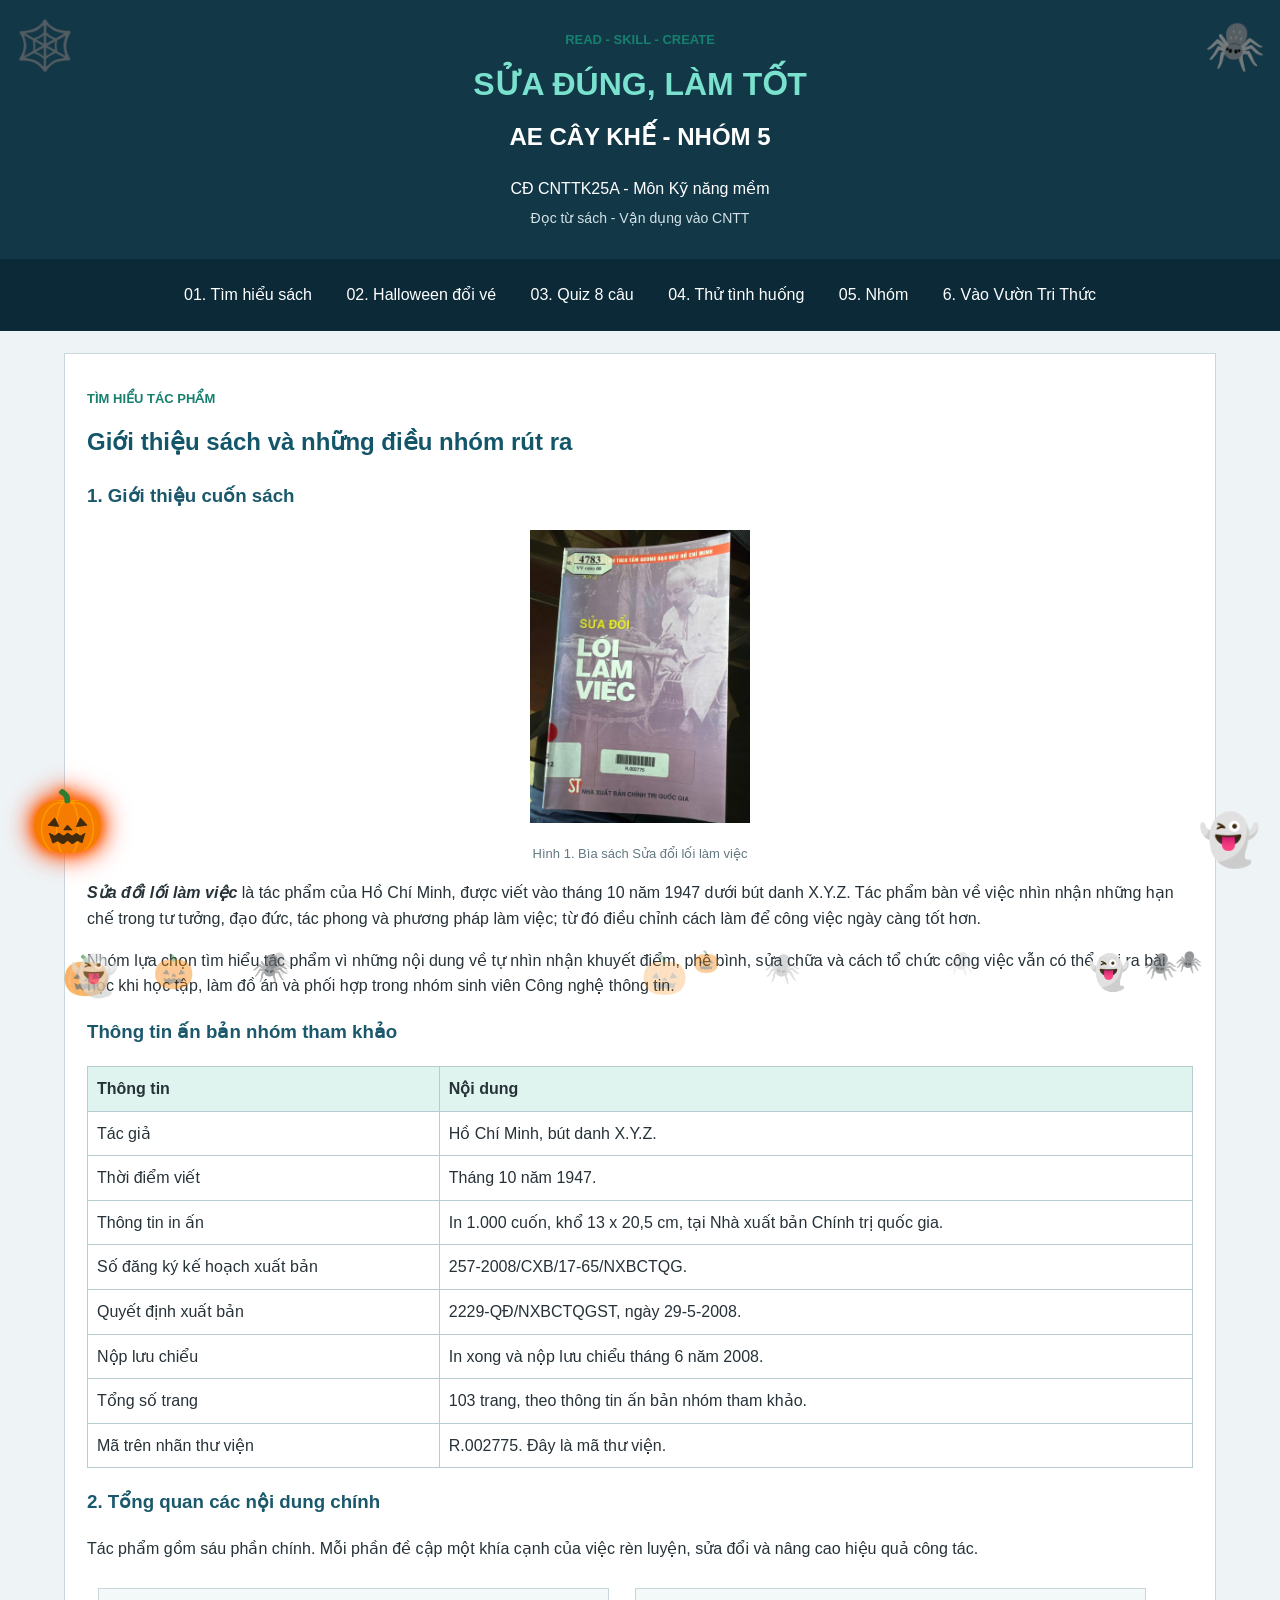
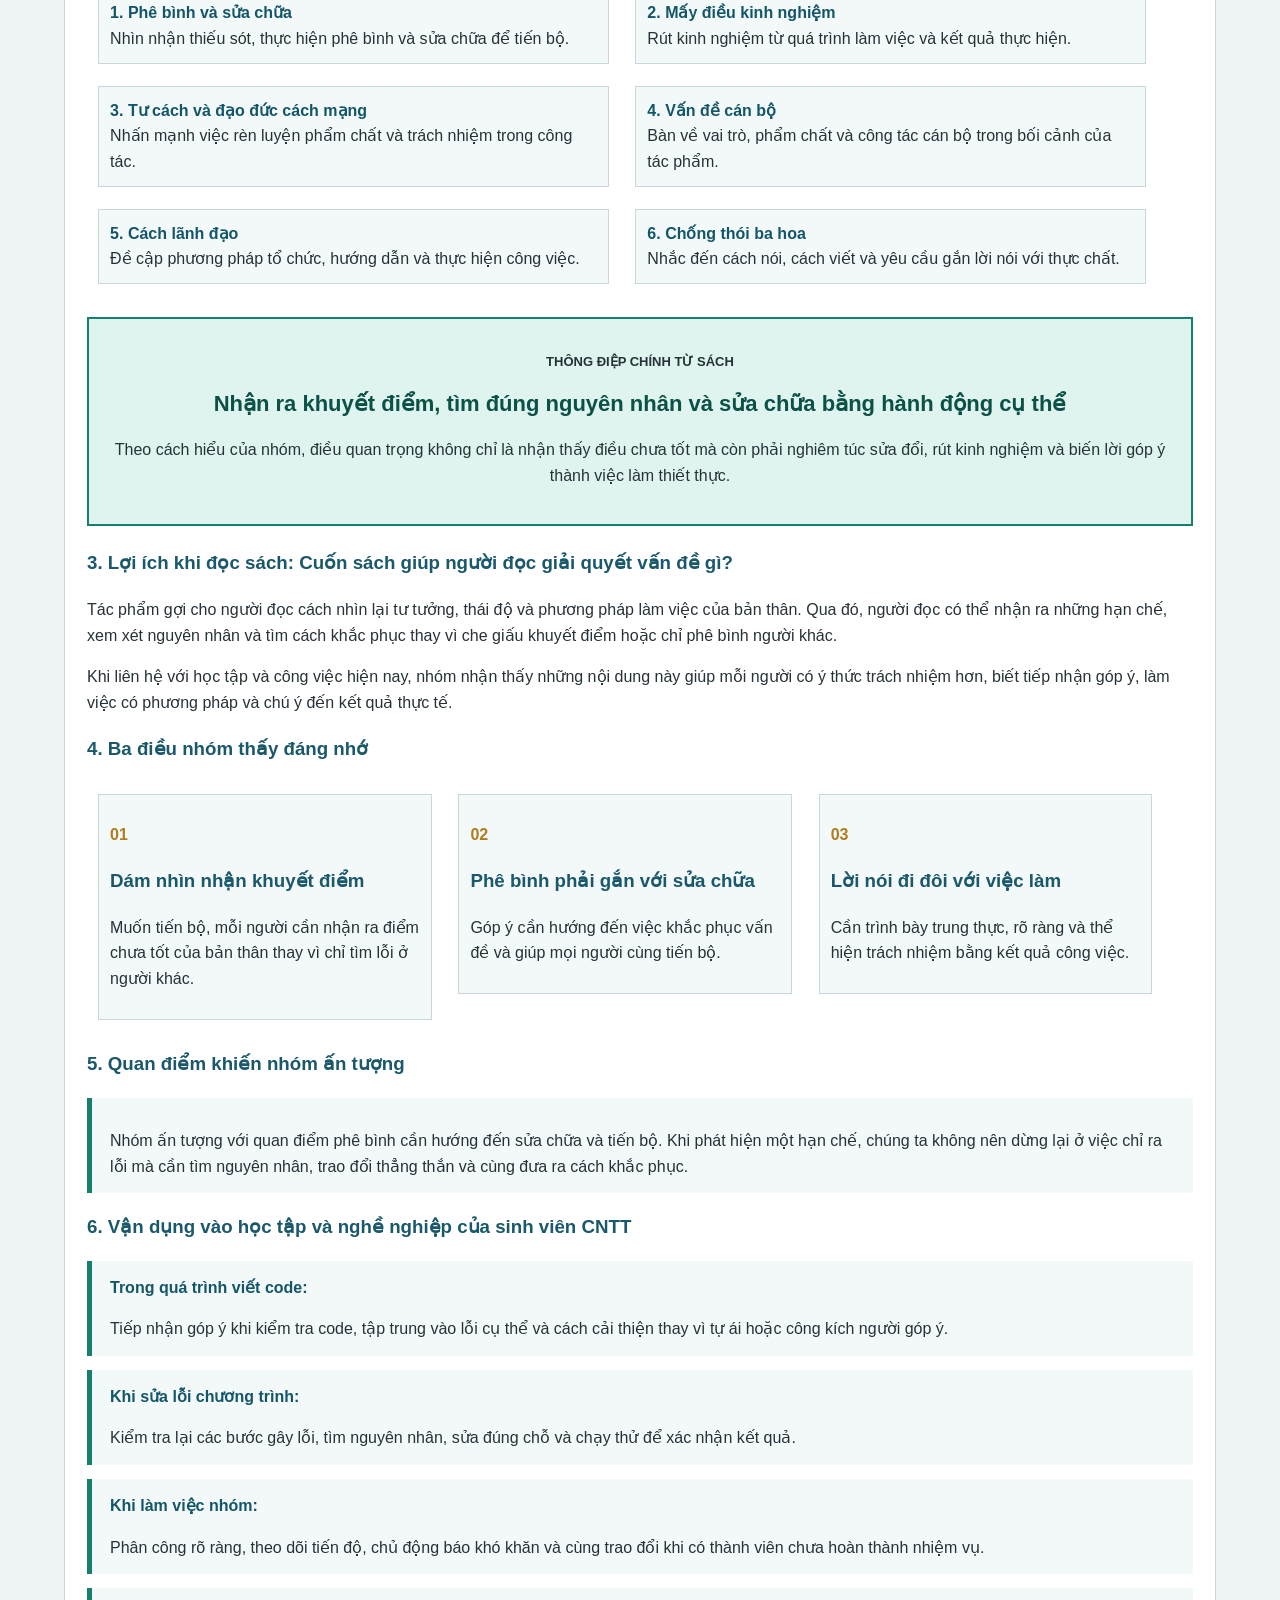
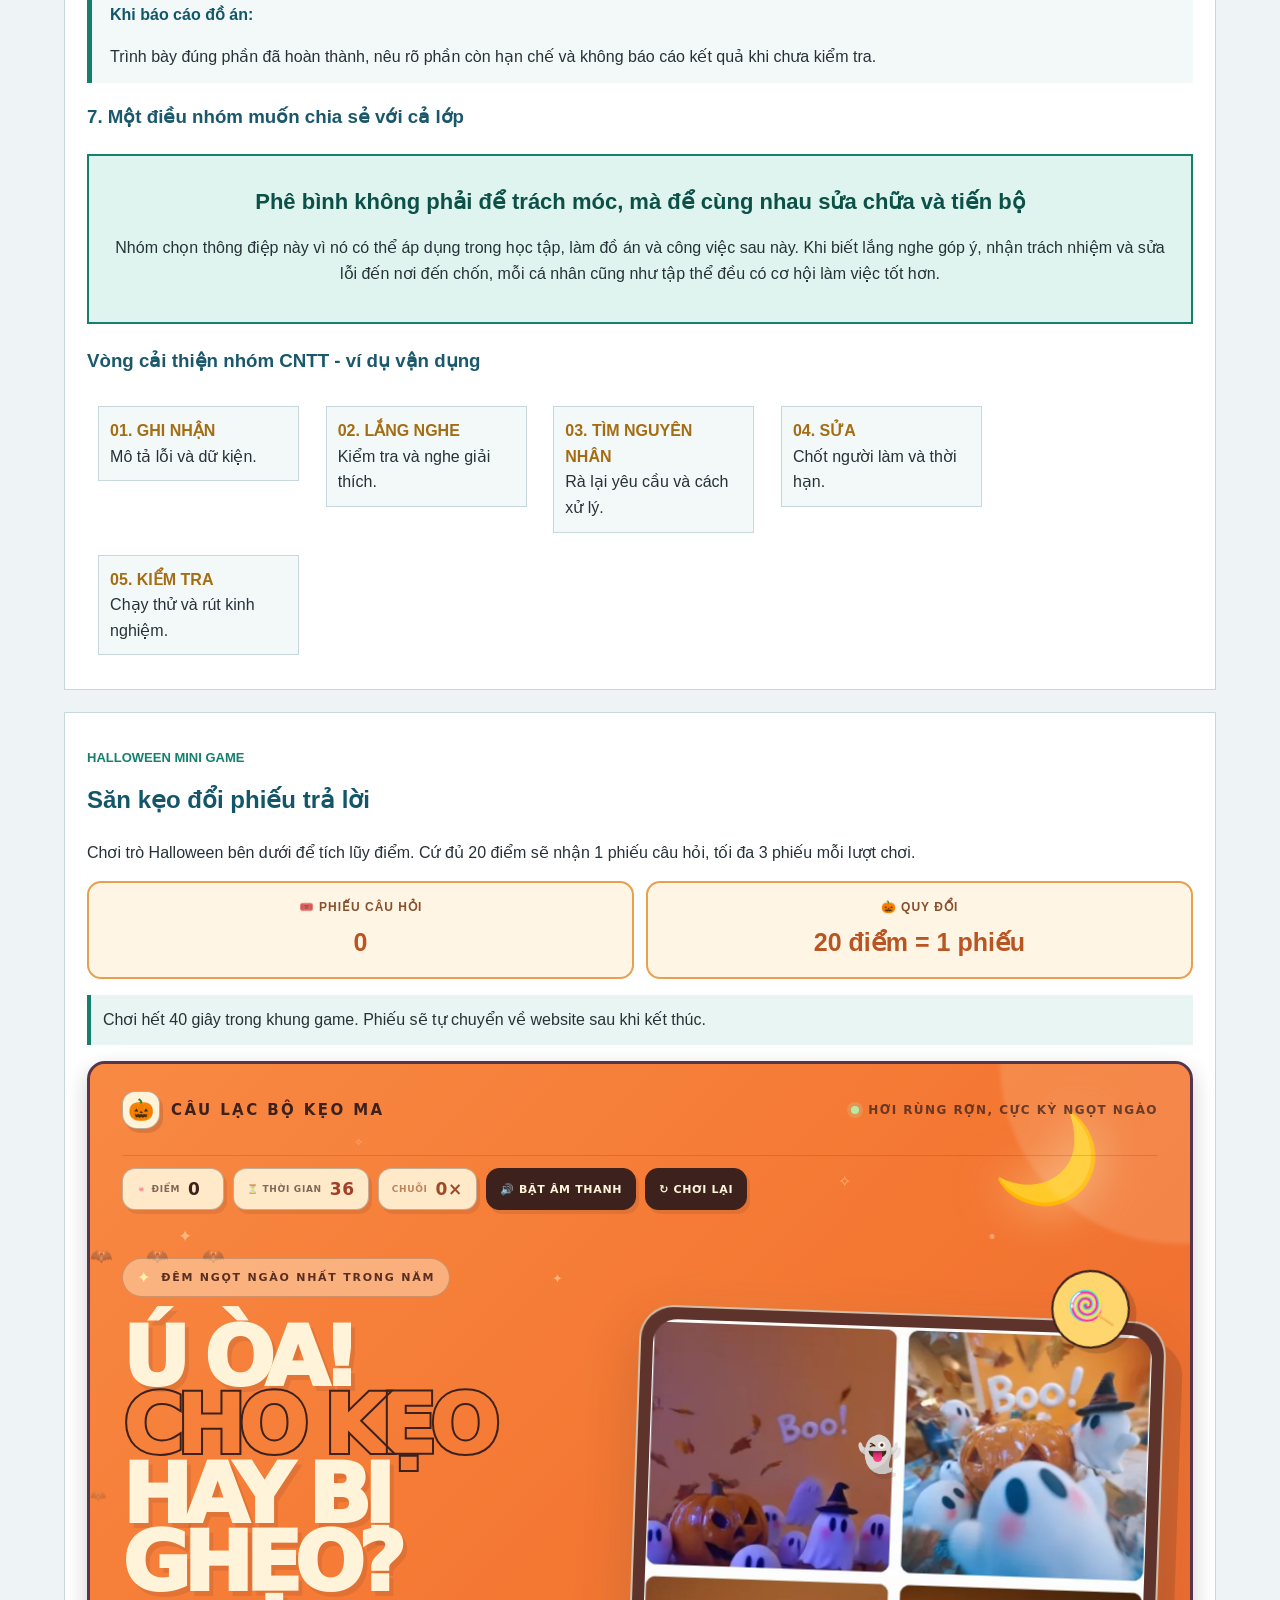
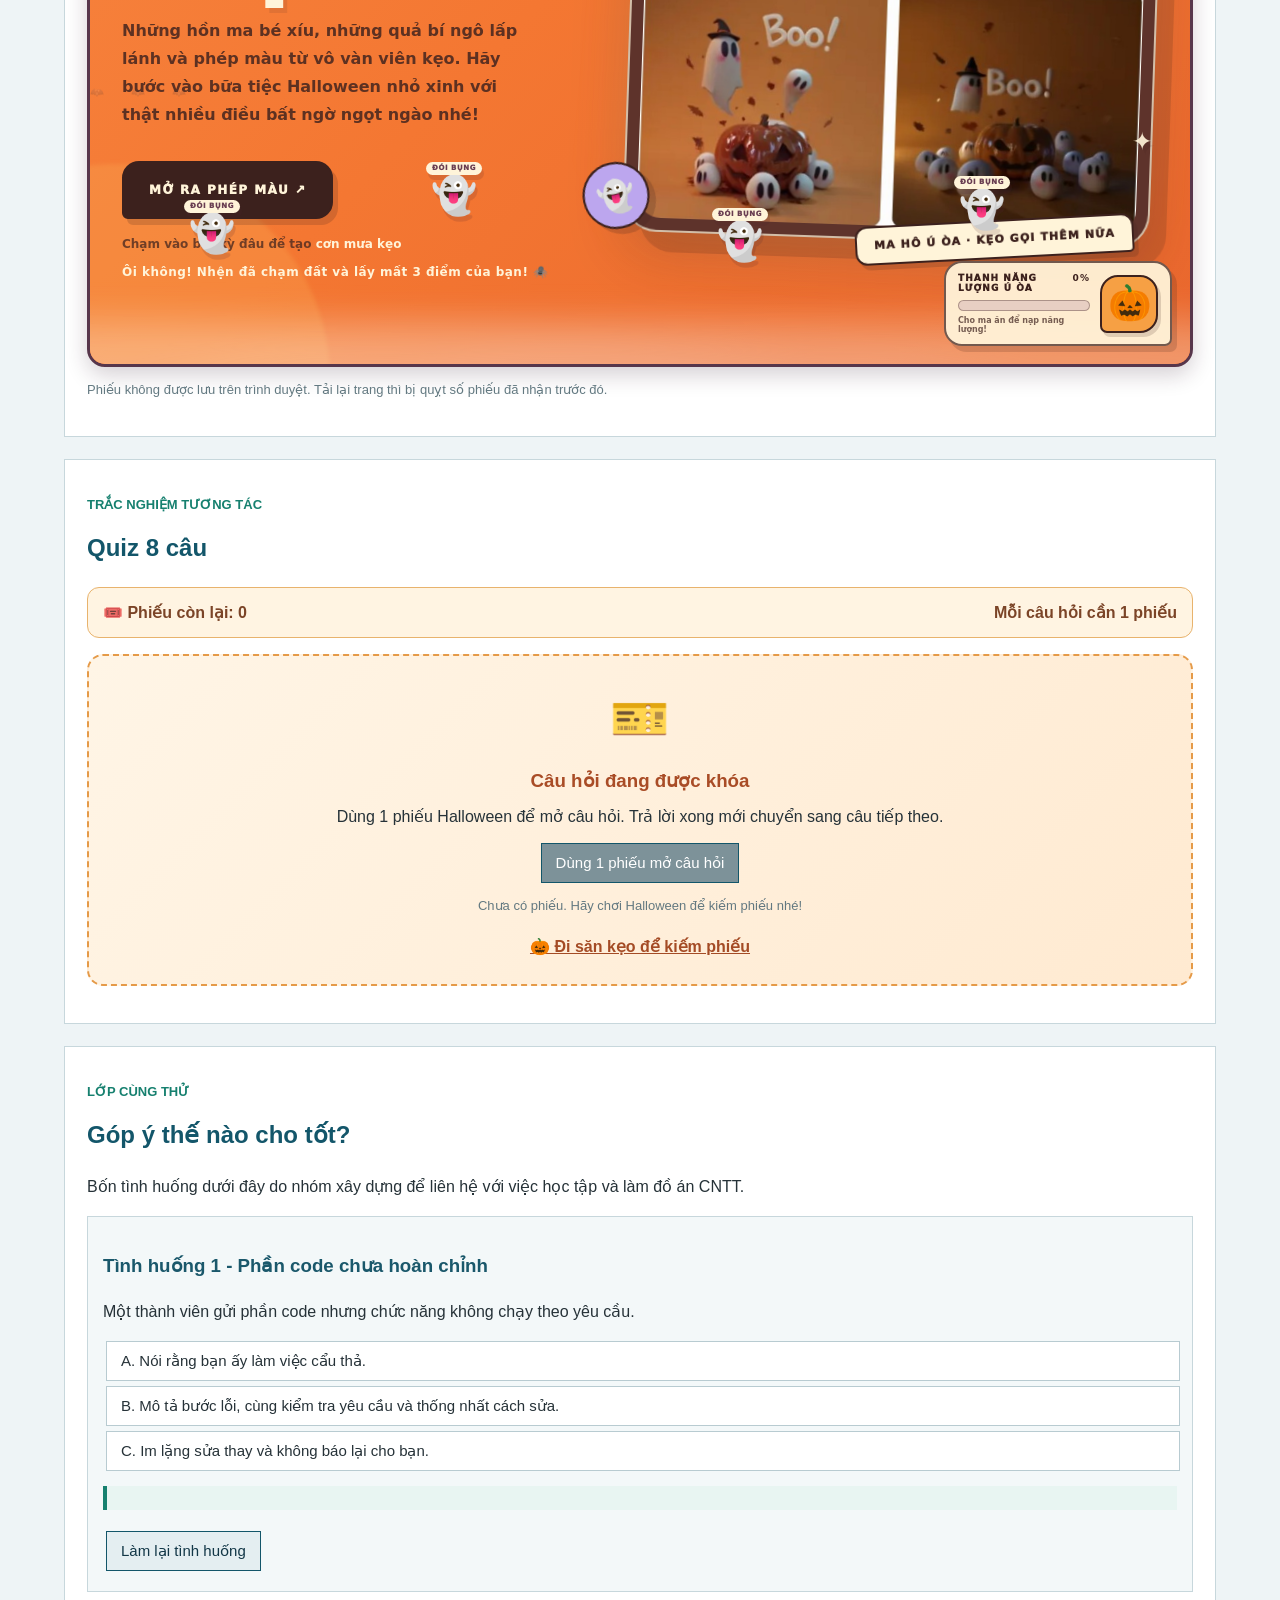
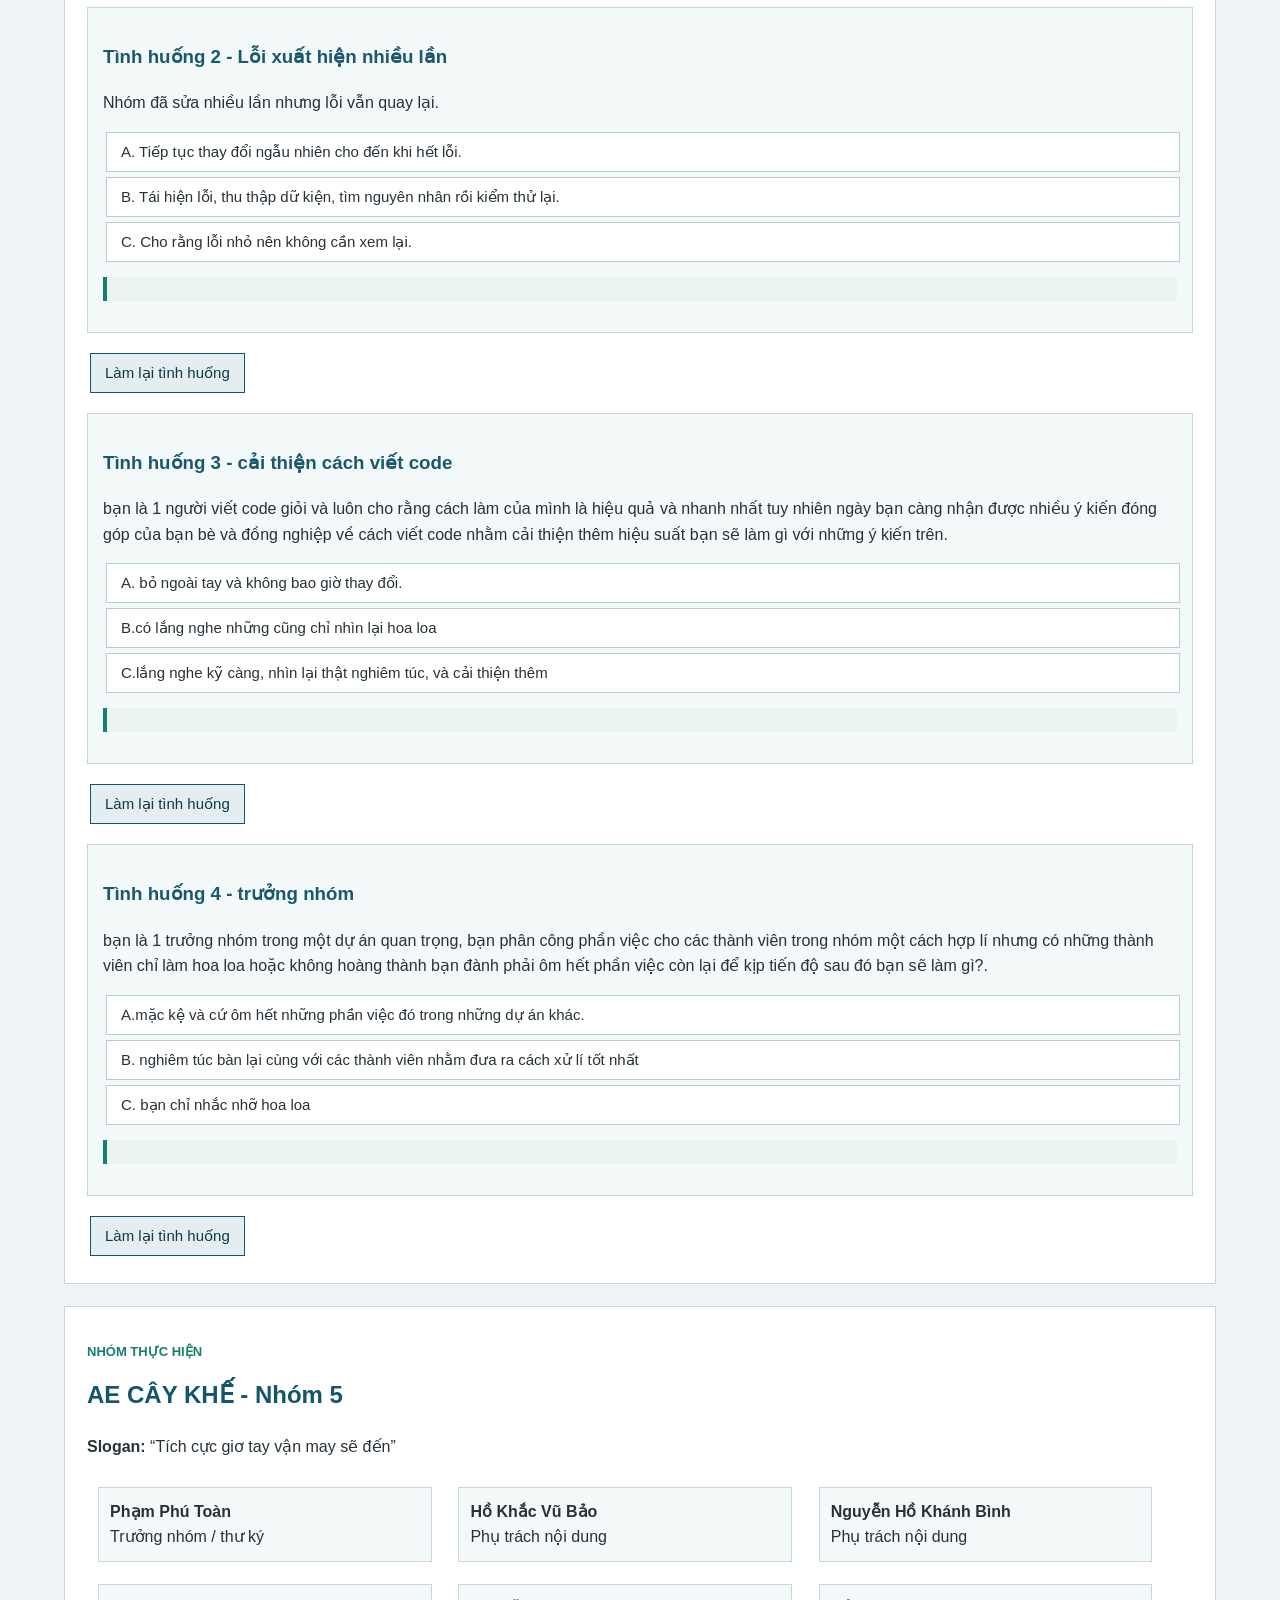
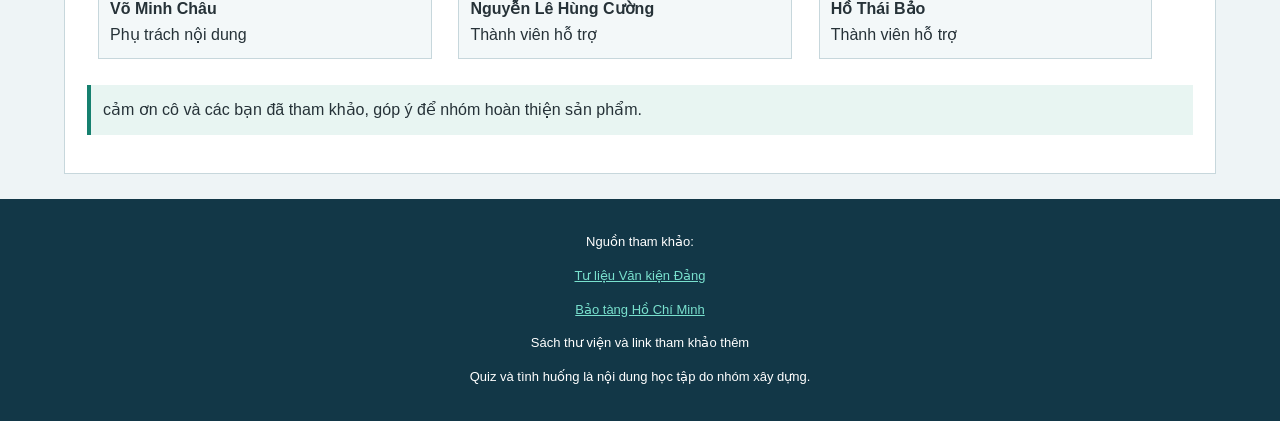
<file: index.html>
<!doctype html>
<html lang="vi">
<head>
    <meta charset="UTF-8">
    <meta name="viewport" content="width=device-width, initial-scale=1.0">
    <title>Sửa đúng, làm tốt - Read Skill Create</title>
    <link rel="stylesheet" href="./css/css.css">
</head>
<body>
<div class="halloween-ghost">👻</div>
<div class="jack-o-lantern">🎃</div>
<div id="halloween-loader">
        <div class="loader-bat" style="animation-delay: 0s; top: 15%;">🦇</div>
        <div class="loader-bat" style="animation-delay: 1.8s; top: 45%;">🦇</div>
        <div class="loader-bat" style="animation-delay: 3.5s; top: 75%;">🦇</div>
        
        <div class="loader-pumpkin">🎃</div>
        <div class="loader-text">Đang tải trang web  mời bạn  chờ xíu...</div>
    </div>
    <header>
        <p class="kicker">Read - Skill - Create</p>
        <div class="header-spider-left">🕸️</div>
        <h1>SỬA ĐÚNG, LÀM TỐT</h1>
        <h2 style="color: white;">AE CÂY KHẾ - NHÓM 5</h2>
        <p>CĐ CNTTK25A - Môn Kỹ năng mềm</p>
        <p class="tag">Đọc từ sách - Vận dụng vào CNTT</p>
        <div class="header-spider-right">🕷️</div>
    </header>

    <nav>
        <a href="#kien-thuc">01. Tìm hiểu sách</a>
        <a href="#doi-ve">02. Halloween đổi vé</a>
        <a href="#trac-nghiem">03. Quiz 8 câu</a>
        <a href="#tinh-huong">04. Thử tình huống</a>
        <a href="#nhom">05. Nhóm</a>
        <a href="vuon-tri-thuc.html">6. Vào Vườn Tri Thức</a>
    </nav>

    <div class="wrap">

        <section id="kien-thuc">
            <p class="kicker">Tìm hiểu tác phẩm</p>
            <h2>Giới thiệu sách và những điều nhóm rút ra</h2>

            <h3>1. Giới thiệu cuốn sách</h3>
            <center>
            <img src="./images/hinhanh.jpg"alt="Bìa sách Sửa đổi lối làm việc"width="220">
             <p class="small">
             Hình 1. Bìa sách Sửa đổi lối làm việc
          </p>
          </center>
            <p>
                <b><i>Sửa đổi lối làm việc</i></b> là tác phẩm của Hồ Chí Minh,
                được viết vào tháng 10 năm 1947 dưới bút danh X.Y.Z. Tác phẩm
                bàn về việc nhìn nhận những hạn chế trong tư tưởng, đạo đức,
                tác phong và phương pháp làm việc; từ đó điều chỉnh cách làm
                để công việc ngày càng tốt hơn.
            </p>
            <p>
                Nhóm lựa chọn tìm hiểu tác phẩm vì những nội dung về tự nhìn nhận
                khuyết điểm, phê bình, sửa chữa và cách tổ chức công việc vẫn có
                thể gợi ra bài học khi học tập, làm đồ án và phối hợp trong nhóm
                sinh viên Công nghệ thông tin.
            </p>

            <h3>Thông tin ấn bản nhóm tham khảo</h3>
            <table>
                <tr>
                    <th>Thông tin</th>
                    <th>Nội dung</th>
                </tr>
                <tr>
                    <td>Tác giả</td>
                    <td>Hồ Chí Minh, bút danh X.Y.Z.</td>
                </tr>
                <tr>
                    <td>Thời điểm viết</td>
                    <td>Tháng 10 năm 1947.</td>
                </tr>
                <tr>
                    <td>Thông tin in ấn</td>
                    <td>In 1.000 cuốn, khổ 13 x 20,5 cm, tại Nhà xuất bản Chính trị quốc gia.</td>
                </tr>
                <tr>
                    <td>Số đăng ký kế hoạch xuất bản</td>
                    <td>257-2008/CXB/17-65/NXBCTQG.</td>
                </tr>
                <tr>
                    <td>Quyết định xuất bản</td>
                    <td>2229-QĐ/NXBCTQGST, ngày 29-5-2008.</td>
                </tr>
                <tr>
                    <td>Nộp lưu chiểu</td>
                    <td>In xong và nộp lưu chiểu tháng 6 năm 2008.</td>
                </tr>
                <tr>
                    <td>Tổng số trang</td>
                    <td>103 trang, theo thông tin ấn bản nhóm tham khảo.</td>
                </tr>
                <tr>
                    <td>Mã trên nhãn thư viện</td>
                    <td>R.002775. Đây là mã thư viện.</td>
                </tr>
            </table>

            <h3>2. Tổng quan các nội dung chính</h3>
            <p>
                Tác phẩm gồm sáu phần chính. Mỗi phần đề cập một khía cạnh của
                việc rèn luyện, sửa đổi và nâng cao hiệu quả công tác.
            </p>
            <div class="section-item">
                <b>1. Phê bình và sửa chữa</b><br>
                Nhìn nhận thiếu sót, thực hiện phê bình và sửa chữa để tiến bộ.
            </div>
            <div class="section-item">
                <b>2. Mấy điều kinh nghiệm</b><br>
                Rút kinh nghiệm từ quá trình làm việc và kết quả thực hiện.
            </div>
            <div class="section-item">
                <b>3. Tư cách và đạo đức cách mạng</b><br>
                Nhấn mạnh việc rèn luyện phẩm chất và trách nhiệm trong công tác.
            </div>
            <div class="section-item">
                <b>4. Vấn đề cán bộ</b><br>
                Bàn về vai trò, phẩm chất và công tác cán bộ trong bối cảnh của tác phẩm.
            </div>
            <div class="section-item">
                <b>5. Cách lãnh đạo</b><br>
                Đề cập phương pháp tổ chức, hướng dẫn và thực hiện công việc.
            </div>
            <div class="section-item">
                <b>6. Chống thói ba hoa</b><br>
                Nhắc đến cách nói, cách viết và yêu cầu gắn lời nói với thực chất.
            </div>

            <div class="key-message">
                <p class="kicker">Thông điệp chính từ sách</p>
                <h3>Nhận ra khuyết điểm, tìm đúng nguyên nhân và sửa chữa bằng hành động cụ thể</h3>
                <p>
                    Theo cách hiểu của nhóm, điều quan trọng không chỉ là nhận thấy
                    điều chưa tốt mà còn phải nghiêm túc sửa đổi, rút kinh nghiệm
                    và biến lời góp ý thành việc làm thiết thực.
                </p>
            </div>

            <h3>3. Lợi ích khi đọc sách: Cuốn sách giúp người đọc giải quyết vấn đề gì?</h3>
            <p>
                Tác phẩm gợi cho người đọc cách nhìn lại tư tưởng, thái độ và
                phương pháp làm việc của bản thân. Qua đó, người đọc có thể nhận
                ra những hạn chế, xem xét nguyên nhân và tìm cách khắc phục thay
                vì che giấu khuyết điểm hoặc chỉ phê bình người khác.
            </p>
            <p>
                Khi liên hệ với học tập và công việc hiện nay, nhóm nhận thấy
                những nội dung này giúp mỗi người có ý thức trách nhiệm hơn,
                biết tiếp nhận góp ý, làm việc có phương pháp và chú ý đến kết
                quả thực tế.
            </p>

            <h3>4. Ba điều nhóm thấy đáng nhớ</h3>
            <div class="tile">
                <p class="num">01</p>
                <h3>Dám nhìn nhận khuyết điểm</h3>
                <p>Muốn tiến bộ, mỗi người cần nhận ra điểm chưa tốt của bản thân thay vì chỉ tìm lỗi ở người khác.</p>
            </div>
            <div class="tile">
                <p class="num">02</p>
                <h3>Phê bình phải gắn với sửa chữa</h3>
                <p>Góp ý cần hướng đến việc khắc phục vấn đề và giúp mọi người cùng tiến bộ.</p>
            </div>
            <div class="tile">
                <p class="num">03</p>
                <h3>Lời nói đi đôi với việc làm</h3>
                <p>Cần trình bày trung thực, rõ ràng và thể hiện trách nhiệm bằng kết quả công việc.</p>
            </div>

            <h3>5. Quan điểm khiến nhóm ấn tượng</h3>
            <div class="answer-box">
                <p>
                    Nhóm ấn tượng với quan điểm phê bình cần hướng đến sửa chữa
                    và tiến bộ. Khi phát hiện một hạn chế, chúng ta không nên
                    dừng lại ở việc chỉ ra lỗi mà cần tìm nguyên nhân, trao đổi
                    thẳng thắn và cùng đưa ra cách khắc phục.
                </p>
            </div>

            <h3>6. Vận dụng vào học tập và nghề nghiệp của sinh viên CNTT</h3>
            <div class="answer-box">
                <b>Trong quá trình viết code:</b>
                <p>Tiếp nhận góp ý khi kiểm tra code, tập trung vào lỗi cụ thể và cách cải thiện thay vì tự ái hoặc công kích người góp ý.</p>
            </div>
            <div class="answer-box">
                <b>Khi sửa lỗi chương trình:</b>
                <p>Kiểm tra lại các bước gây lỗi, tìm nguyên nhân, sửa đúng chỗ và chạy thử để xác nhận kết quả.</p>
            </div>
            <div class="answer-box">
                <b>Khi làm việc nhóm:</b>
                <p>Phân công rõ ràng, theo dõi tiến độ, chủ động báo khó khăn và cùng trao đổi khi có thành viên chưa hoàn thành nhiệm vụ.</p>
            </div>
            <div class="answer-box">
                <b>Khi báo cáo đồ án:</b>
                <p>Trình bày đúng phần đã hoàn thành, nêu rõ phần còn hạn chế và không báo cáo kết quả khi chưa kiểm tra.</p>
            </div>

            <h3>7. Một điều nhóm muốn chia sẻ với cả lớp</h3>
            <div class="key-message">
                <h3>Phê bình không phải để trách móc, mà để cùng nhau sửa chữa và tiến bộ</h3>
                <p>
                    Nhóm chọn thông điệp này vì nó có thể áp dụng trong học tập,
                    làm đồ án và công việc sau này. Khi biết lắng nghe góp ý,
                    nhận trách nhiệm và sửa lỗi đến nơi đến chốn, mỗi cá nhân
                    cũng như tập thể đều có cơ hội làm việc tốt hơn.
                </p>
            </div>

            <h3>Vòng cải thiện nhóm CNTT - ví dụ vận dụng</h3>
            <div class="step"><b>01. GHI NHẬN</b>Mô tả lỗi và dữ kiện.</div>
            <div class="step"><b>02. LẮNG NGHE</b>Kiểm tra và nghe giải thích.</div>
            <div class="step"><b>03. TÌM NGUYÊN NHÂN</b>Rà lại yêu cầu và cách xử lý.</div>
            <div class="step"><b>04. SỬA</b>Chốt người làm và thời hạn.</div>
            <div class="step"><b>05. KIỂM TRA</b>Chạy thử và rút kinh nghiệm.</div>
        </section>

<section id="doi-ve">
    <p class="kicker">Halloween mini game</p>

    <h2>Săn kẹo đổi phiếu trả lời</h2>

    <p>
        Chơi trò Halloween bên dưới để tích lũy điểm.
        Cứ đủ 20 điểm sẽ nhận 1 phiếu câu hỏi,
        tối đa 3 phiếu mỗi lượt chơi.
    </p>

    <div class="ticket-wallet">
        <div class="ticket-stat">
            <span>🎟️ PHIẾU CÂU HỎI</span>
            <strong id="soPhieuHienCo">0</strong>
        </div>

        <div class="ticket-stat">
            <span>🎃 QUY ĐỔI</span>
            <strong>20 điểm = 1 phiếu</strong>
        </div>
    </div>

    <p id="thongBaoGame" class="feedback">
        Chơi hết 40 giây trong khung game.
        Phiếu sẽ tự chuyển về website sau khi kết thúc.
    </p>

    <div class="halloween-frame-wrap">
        <iframe
            id="halloweenGameFrame"
            class="halloween-frame"
            src="./halloween-game.html"
            title="Halloween Candy Game"
            loading="lazy">
        </iframe>
    </div>

    <p class="small">
        Phiếu  không được lưu trên trình duyệt.
        Tải lại trang  thì  bị quỵt  số phiếu đã nhận trước đó.
    </p>
</section>


<section id="trac-nghiem">
    <p class="kicker">Trắc nghiệm tương tác</p>

    <h2>Quiz 8 câu</h2>

    <div class="quiz-ticket-wallet">
        <span>
            🎟️ Phiếu còn lại:
            <b id="soPhieuQuiz">0</b>
        </span>

        <span>Mỗi câu hỏi cần 1 phiếu</span>
    </div>

    <div id="quizGate" class="quiz-gate">
        <div class="gate-icon">🎫</div>

        <h3>Câu hỏi đang được khóa</h3>

        <p>
            Dùng 1 phiếu Halloween để mở câu hỏi.
            Trả lời xong mới chuyển sang câu tiếp theo.
        </p>

        <button id="nutMoCauHoi" onclick="moCauHoi()">
            Dùng 1 phiếu mở câu hỏi
        </button>

        <p id="thongBaoPhieu" class="small">
            Chưa có phiếu. Hãy chơi Halloween để kiếm phiếu nhé!
        </p>

        <a href="#doi-ve" class="ticket-link">
            🎃 Đi săn kẹo để kiếm phiếu
        </a>
    </div>

    <div id="quizContent" style="display: none;">
        <p id="demCau">Câu 1 / 8</p>

        <p id="cauHoi" class="question"></p>

        <div id="cacDapAn"></div>

        <div
            id="phanHoiQuiz"
            class="feedback"
            style="display: none;">
        </div>

        <p>
            <button id="nutTiep" onclick="cauTiepTheo()">
                Câu tiếp theo
            </button>

            <button
                id="nutLamLai"
                class="secondary"
                onclick="lamLaiQuiz()"
                style="display: none;">
                Làm lại từ đầu
            </button>
        </p>
    </div>
</section>
        
        <section id="tinh-huong">
            <p class="kicker">Lớp cùng thử</p>
            <h2>Góp ý thế nào cho tốt?</h2>
            <p>Bốn tình huống dưới đây do nhóm xây dựng để liên hệ với việc học tập và làm đồ án CNTT.</p>

            <div class="scenario">
                <h3>Tình huống 1 - Phần code chưa hoàn chỉnh</h3>
                <p>Một thành viên gửi phần code nhưng chức năng không chạy theo yêu cầu.</p>
                <button class="choice" id="tinhHuong1A" onclick="traLoiTinhHuong1(0)">A. Nói rằng bạn ấy làm việc cẩu thả.</button>
                <button class="choice" id="tinhHuong1B" onclick="traLoiTinhHuong1(1)">B. Mô tả bước lỗi, cùng kiểm tra yêu cầu và thống nhất cách sửa.</button>
                <button class="choice" id="tinhHuong1C" onclick="traLoiTinhHuong1(2)">C. Im lặng sửa thay và không báo lại cho bạn.</button>
                <p id="phanHoi1" class="feedback"></p>
                <button class="secondary" onclick="lamLaiTinhHuong()">Làm lại tình huống</button>
            </div>

            <div class="scenario">
                <h3>Tình huống 2 - Lỗi xuất hiện nhiều lần</h3>
                <p>Nhóm đã sửa nhiều lần nhưng lỗi vẫn quay lại.</p>
                <button class="choice" id="tinhHuong2A" onclick="traLoiTinhHuong2(0)">A. Tiếp tục thay đổi ngẫu nhiên cho đến khi hết lỗi.</button>
                <button class="choice" id="tinhHuong2B" onclick="traLoiTinhHuong2(1)">B. Tái hiện lỗi, thu thập dữ kiện, tìm nguyên nhân rồi kiểm thử lại.</button>
                <button class="choice" id="tinhHuong2C" onclick="traLoiTinhHuong2(2)">C. Cho rằng lỗi nhỏ nên không cần xem lại.</button>
                <p id="phanHoi2" class="feedback"></p>
            </div>
            <button class="secondary" onclick="lamLaiTinhHuong()">Làm lại tình huống</button>
            <div class="scenario">
                <h3>Tình huống 3 - cải thiện cách viết code</h3>
                <p>bạn là 1 người viết code giỏi và luôn cho rằng cách làm của mình là hiệu quả và nhanh nhất tuy nhiên ngày bạn càng nhận được nhiều ý kiến đóng góp của bạn bè và đồng nghiệp  về cách viết code nhằm cải thiện thêm hiệu suất bạn sẽ làm gì với những ý kiến trên.</p>
                <button class="choice" id="tinhHuong3A" onclick="traLoiTinhHuong3(0)">A. bỏ ngoài tay và không bao giờ thay đổi.</button>
                <button class="choice" id="tinhHuong3B" onclick="traLoiTinhHuong3(1)">B.có lắng nghe những cũng chỉ nhìn lại hoa loa</button>
                <button class="choice" id="tinhHuong3C" onclick="traLoiTinhHuong3(2)">C.lắng nghe kỹ càng, nhìn lại thật nghiêm túc, và cải thiện thêm</button>
                <p id="phanHoi3" class="feedback"></p>
            </div>
            <button class="secondary" onclick="lamLaiTinhHuong()">Làm lại tình huống</button>
            <div class="scenario">
                <h3>Tình huống 4 - trưởng nhóm</h3>
                <p>bạn là 1 trưởng nhóm trong một dự án quan trọng, bạn phân công phần việc cho các thành viên trong nhóm một cách hợp lí nhưng có những thành viên chỉ làm hoa loa hoặc không hoàng thành bạn đành phải ôm hết phần việc còn lại để kịp tiến độ sau đó bạn sẽ làm gì?.</p>
                <button class="choice" id="tinhHuong4A" onclick="traLoiTinhHuong4(0)">A.mặc kệ và cứ ôm hết những phần việc đó trong những dự án khác.</button>
                <button class="choice" id="tinhHuong4B" onclick="traLoiTinhHuong4(1)">B. nghiêm túc bàn lại cùng với các thành viên nhằm đưa ra cách xử lí tốt nhất</button>
                <button class="choice" id="tinhHuong4C" onclick="traLoiTinhHuong4(2)">C. bạn chỉ nhắc nhỡ hoa loa</button>
                <p id="phanHoi4" class="feedback"></p>
            </div>
            <button class="secondary" onclick="lamLaiTinhHuong()">Làm lại tình huống</button>
        </section>

        <section id="nhom">
            <p class="kicker">Nhóm thực hiện</p>
            <h2>AE CÂY KHẾ - Nhóm 5</h2>
            <p><b>Slogan:</b> “Tích cực giơ tay vận may sẽ đến”</p>
            <div class="member"><b>Phạm Phú Toàn</b><br>Trưởng nhóm / thư ký</div>
            <div class="member"><b>Hồ Khắc Vũ Bảo</b><br>Phụ trách nội dung</div>
            <div class="member"><b>Nguyễn Hồ Khánh Bình</b><br>Phụ trách nội dung</div>
            <div class="member"><b>Võ Minh Châu</b><br>Phụ trách nội dung</div>
            <div class="member"><b>Nguyễn Lê Hùng Cường</b><br>Thành viên hỗ trợ</div>
            <div class="member"><b>Hồ Thái Bảo</b><br>Thành viên hỗ trợ</div>
            <p class="feedback">
                cảm ơn cô và các bạn đã tham khảo, góp ý để nhóm hoàn thiện sản phẩm.
            </p>
        </section>
    </div>

    <footer>
        <center> 
        <p>Nguồn tham khảo:</p>
        <p><a href="https://tulieuvankien.dangcongsan.vn/c-mac-angghen-lenin-ho-chi-minh/ho-chi-minh/nghien-cuu-hoc-tap-tu-tuong/sua-doi-loi-lam-viec-2427" target="_blank">Tư liệu Văn kiện Đảng</a></p>
        <p><a href="https://baotanghochiminh.vn/sua-doi-loi-lam-viec-kim-chi-nam-trong-xay-dung-chinh-don-dang.htm" target="_blank">Bảo tàng Hồ Chí Minh</a></p>
        <p>Sách thư viện và link tham khảo thêm</p>
        <p>Quiz và tình huống là nội dung học tập do nhóm xây dựng.</p>
        <center>
    </footer>
  <script src="./js/minigame.js"></script>
  <script src="./js/js.js"></script>
<script src="./js/vuon-tri-thuc.js"></script>
</body>
</html>
</file>
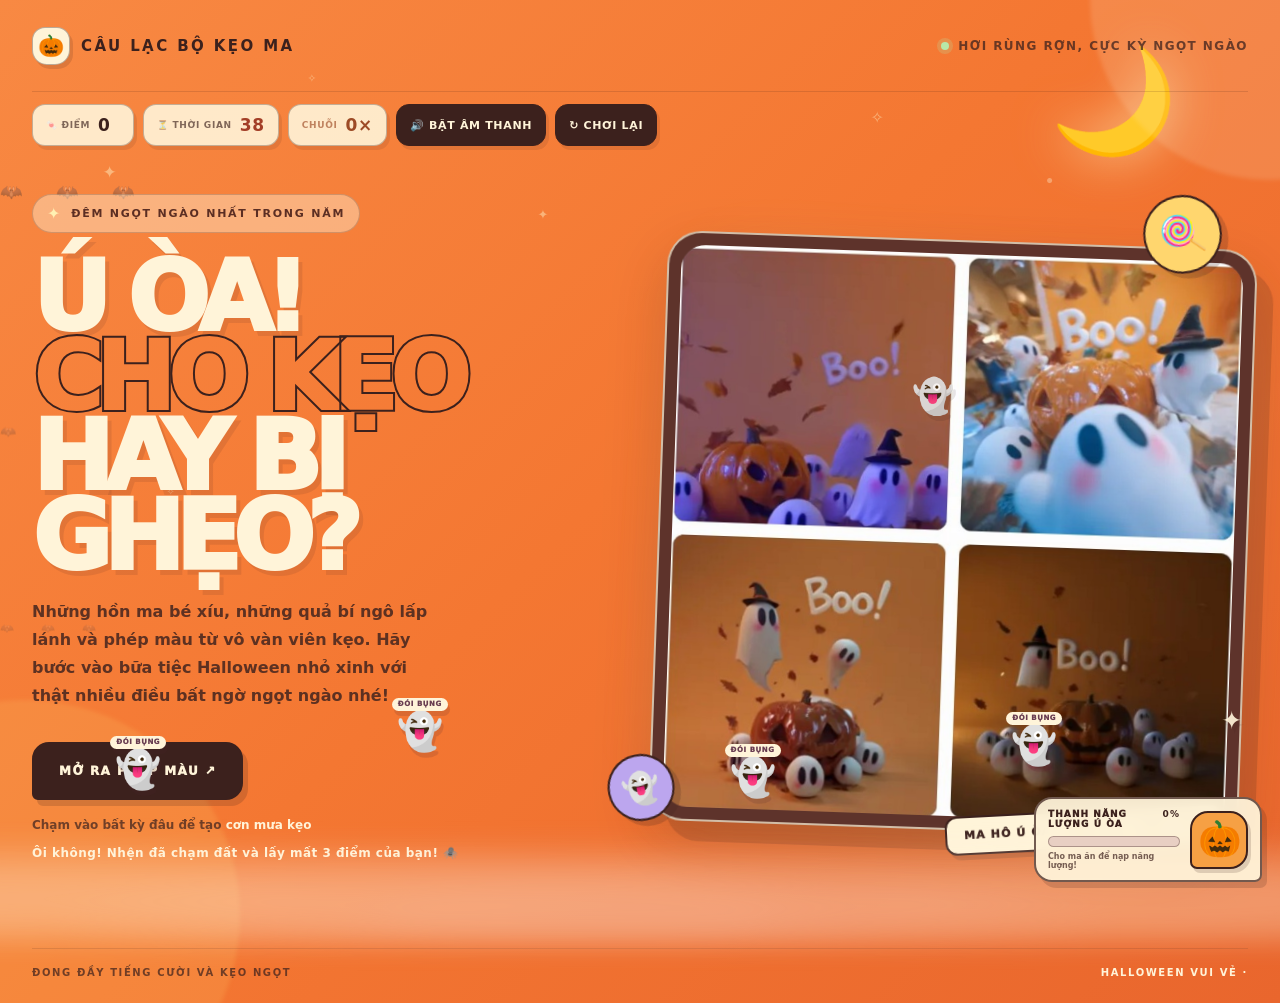
<file: halloween-game.html>
<!DOCTYPE html>
<html lang="vi">
<head>
  <meta charset="UTF-8">
  <meta name="viewport" content="width=device-width, initial-scale=1.0">
  <meta name="theme-color" content="#f57b35">
  <title>Câu lạc bộ Kẹo Ma — Halloween</title>
  <link rel="stylesheet" href="./css/minigame.css">
</head>
<body>
  <div class="candy-cursor" id="candyCursor" aria-hidden="true">
    <span class="candy-center"></span>
  </div>
  <div class="atmosphere" aria-hidden="true">
    <div class="moon">🌙</div>
    <span class="star" style="left:8%;top:18%;--star-size:17px;--star-speed:2.1s">✦</span>
    <span class="star" style="left:24%;top:8%;--star-size:11px;--star-speed:3.2s;--star-delay:.5s">✧</span>
    <span class="star" style="left:42%;top:23%;--star-size:13px;--star-speed:2.7s;--star-delay:1s">✦</span>
    <span class="star" style="left:68%;top:12%;--star-size:16px;--star-speed:3.5s;--star-delay:.3s">✧</span>
    <span class="star" style="left:88%;top:34%;--star-size:12px;--star-speed:2.4s;--star-delay:1.2s">✦</span>
    <span class="star" style="left:13%;top:54%;--star-size:10px;--star-speed:3s;--star-delay:1.8s">✧</span>
    <span class="star" style="left:76%;top:63%;--star-size:14px;--star-speed:2.6s;--star-delay:.7s">✦</span>
    <div class="bat-flock" style="top:20%;--bat-speed:29s;--bat-delay:-8s;--bat-size:18px">🦇　🦇　🦇</div>
    <div class="bat-flock" style="top:47%;--bat-speed:36s;--bat-delay:-20s;--bat-size:13px;opacity:.4">🦇　🦇</div>
    <div class="bat-flock" style="top:69%;--bat-speed:42s;--bat-delay:-30s;--bat-size:11px;opacity:.32">🦇　🦇　🦇</div>
  </div>
  <div class="red-pulse" aria-hidden="true"></div>
  <div class="fog-layer" aria-hidden="true"></div>
  <div class="streak-banner" id="streakBanner" aria-live="polite"></div>
  <div class="lightning-flash" id="lightningFlash" aria-hidden="true">⚡</div>
  <div class="freeze-screen" id="freezeScreen" aria-live="polite">
    <div class="freeze-card"><strong>⏸ THỜI GIAN ĐÓNG BĂNG</strong><span id="freezeCount">3 GIÂY PHÉP THUẬT BĂNG GIÁ</span></div>
  </div>
  <div class="game-ghost-layer" id="ghostLayer" aria-label="Những hồn ma đang đói"></div>
  <div class="boo-console">
    <div class="boo-info">
      <div class="boo-title"><span>THANH NĂNG LƯỢNG Ú ÒA</span><strong id="booValue">0%</strong></div>
      <div class="boo-track"><div class="boo-fill" id="booFill"></div></div>
      <span class="boo-hint" id="booHint">Cho ma ăn để nạp năng lượng!</span>
    </div>
    <button class="pumpkin-button" id="pumpkinButton" type="button" aria-label="Dùng sóng xung kích bí ngô khi đã nạp đầy năng lượng" title="Cho ma ăn để nạp năng lượng cho bí ngô">🎃</button>
  </div>
  <div class="game-over-screen" id="gameOverScreen" role="dialog" aria-modal="true" aria-labelledby="luckyTitle">
    <section class="lucky-card">
      <p class="lucky-kicker">🎃 LỄ HỘI QUAY THƯỞNG LÚC NỬA ĐÊM 🎃</p>
      <h2 id="luckyTitle">VÒNG QUAY MAY MẮN HALLOWEEN</h2>
      <p class="lucky-intro" id="luckyIntro">Cứ 20 điểm nhận được 1 lượt quay. Mỗi ván có thể nhận tối đa 3 lượt quay.</p>
      <div class="lucky-content">
        <div class="wheel-area" aria-label="Vòng quay Halloween gồm 8 ô thưởng">
          <div class="wheel-light-ring" id="wheelLights" aria-hidden="true"></div>
          <div class="wheel-pointer" id="wheelPointer" aria-hidden="true"></div>
          <div class="prize-wheel" id="prizeWheel">
            <div class="wheel-labels" id="wheelLabels"></div>
            <button class="wheel-center" id="luckySpinButton" type="button" aria-label="Chạm vào bí ngô để quay thưởng">
              <span>🎃</span><small>QUAY</small>
            </button>
          </div>
        </div>
        <div class="lucky-details">
          <div class="spin-counter"><span>🎟️ Lượt quay còn lại</span><strong id="luckySpinsCount">0</strong></div>
          <div class="lucky-result" id="luckyResult" aria-live="polite">
            <p class="result-label">Phần quà Halloween dành cho bạn</p>
            <h3 id="luckyDrawStatus">Chạm vào bí ngô để bắt đầu quay!</h3>
            <p>Ngắm đèn chạy quanh vòng quay và lắng nghe tiếng kim chỉ nhịp.</p>
          </div>
          <div class="prize-list" aria-label="Danh sách phần thưởng">
            <span>👻 <b>4 × Ú òa!</b> · Không có quà</span>
            <span>🍬 <b>2 × Phiếu bé ngoan</b></span>
            <span>🎃 <b>1 × Phiếu bé ngoan</b></span>
            <span>🍭 <b>1 × ai là bé ngoan nào?</b></span>
          </div>
          <p class="draw-odds">Vòng quay có 8 ô bằng nhau · mỗi ô có xác suất trúng 1/8 (12,5%). Kết quả được chọn ngẫu nhiên với cơ hội như nhau cho cả 8 ô hiển thị.</p>
          <button class="treat-button lucky-finish" id="luckyDoneButton" type="button" hidden>Chơi ván mới ↻</button>
        </div>
      </div>
    </section>
  </div>
  <div class="page-shell">
    <header class="topbar">
      <a class="brand" href="#top" aria-label="Trang chủ Câu lạc bộ Kẹo Ma">
        <span class="brand-mark">🎃</span>
        <span>Câu lạc bộ Kẹo Ma</span>
      </a>
      <div class="top-note"><span class="status-dot"></span> Hơi rùng rợn, cực kỳ ngọt ngào</div>
    </header>
    <div class="game-hud" aria-label="Trạng thái trò chơi Halloween">
      <div class="hud-chip"><small>🍬 ĐIỂM</small><strong id="scoreValue">0</strong></div>
      <div class="hud-chip"><small>⏳ THỜI GIAN</small><strong id="timerValue">60</strong></div>
      <div class="hud-chip hud-streak"><small>CHUỖI</small><strong id="streakValue">0×</strong></div>
      <button class="hud-button" id="soundButton" type="button">🔊 BẬT ÂM THANH</button>
      <button class="hud-button" id="resetButton" type="button">↻ CHƠI LẠI</button>
    </div>
    <main class="hero" id="top">
      <section class="hero-copy">
        <div class="eyebrow"><span class="eyebrow-star">✦</span> Đêm ngọt ngào nhất trong năm</div>
        <h1>
          <span>Ú ÒA!</span>
          <span class="outline-word">CHO KẸO</span>
          <span>HAY BỊ GHẸO?</span>
        </h1>
        <p class="hero-description">
          Những hồn ma bé xíu, những quả bí ngô lấp lánh và phép màu từ vô vàn viên kẹo.
          Hãy bước vào bữa tiệc Halloween nhỏ xinh với thật nhiều điều bất ngờ ngọt ngào nhé!
        </p>
        <div class="hero-actions">
          <button class="treat-button" id="treatButton" type="button">MỞ RA PHÉP MÀU <span aria-hidden="true">↗</span></button>
          <span class="tiny-note">Chạm vào bất kỳ đâu để tạo <strong>cơn mưa kẹo</strong></span>
        </div>
        <div class="treat-message" id="treatMessage" aria-live="polite"></div>
      </section>

      <section class="image-stage" id="imageStage" aria-label="Bộ ảnh Halloween với hồn ma và bí ngô">
        <div class="image-glow"></div>
        <div class="floating-ghost ghost-left" aria-hidden="true">👻</div>
        <div class="floating-ghost ghost-right" aria-hidden="true">✦</div>
        <div class="image-card" id="imageCard">
          <img src="[data-uri]" alt="Bộ ảnh Halloween vui nhộn với những hồn ma trắng nhỏ, bí ngô màu cam và đồ trang trí ma quái" draggable="false">
        </div>
        <div class="image-sticker sticker-one" aria-hidden="true">🍭</div>
        <div class="image-sticker sticker-two" aria-hidden="true">👻</div>
        <div class="image-caption">Ma hô ú òa · kẹo gọi thêm nữa</div>
      </section>
    </main>
    <footer class="footer">
      <span>Đong đầy tiếng cười và kẹo ngọt</span>
      <span>Halloween vui vẻ ·</span>
    </footer>
  </div>
  <script src="./js/minigame.js"></script>
</body>
</html>
</file>
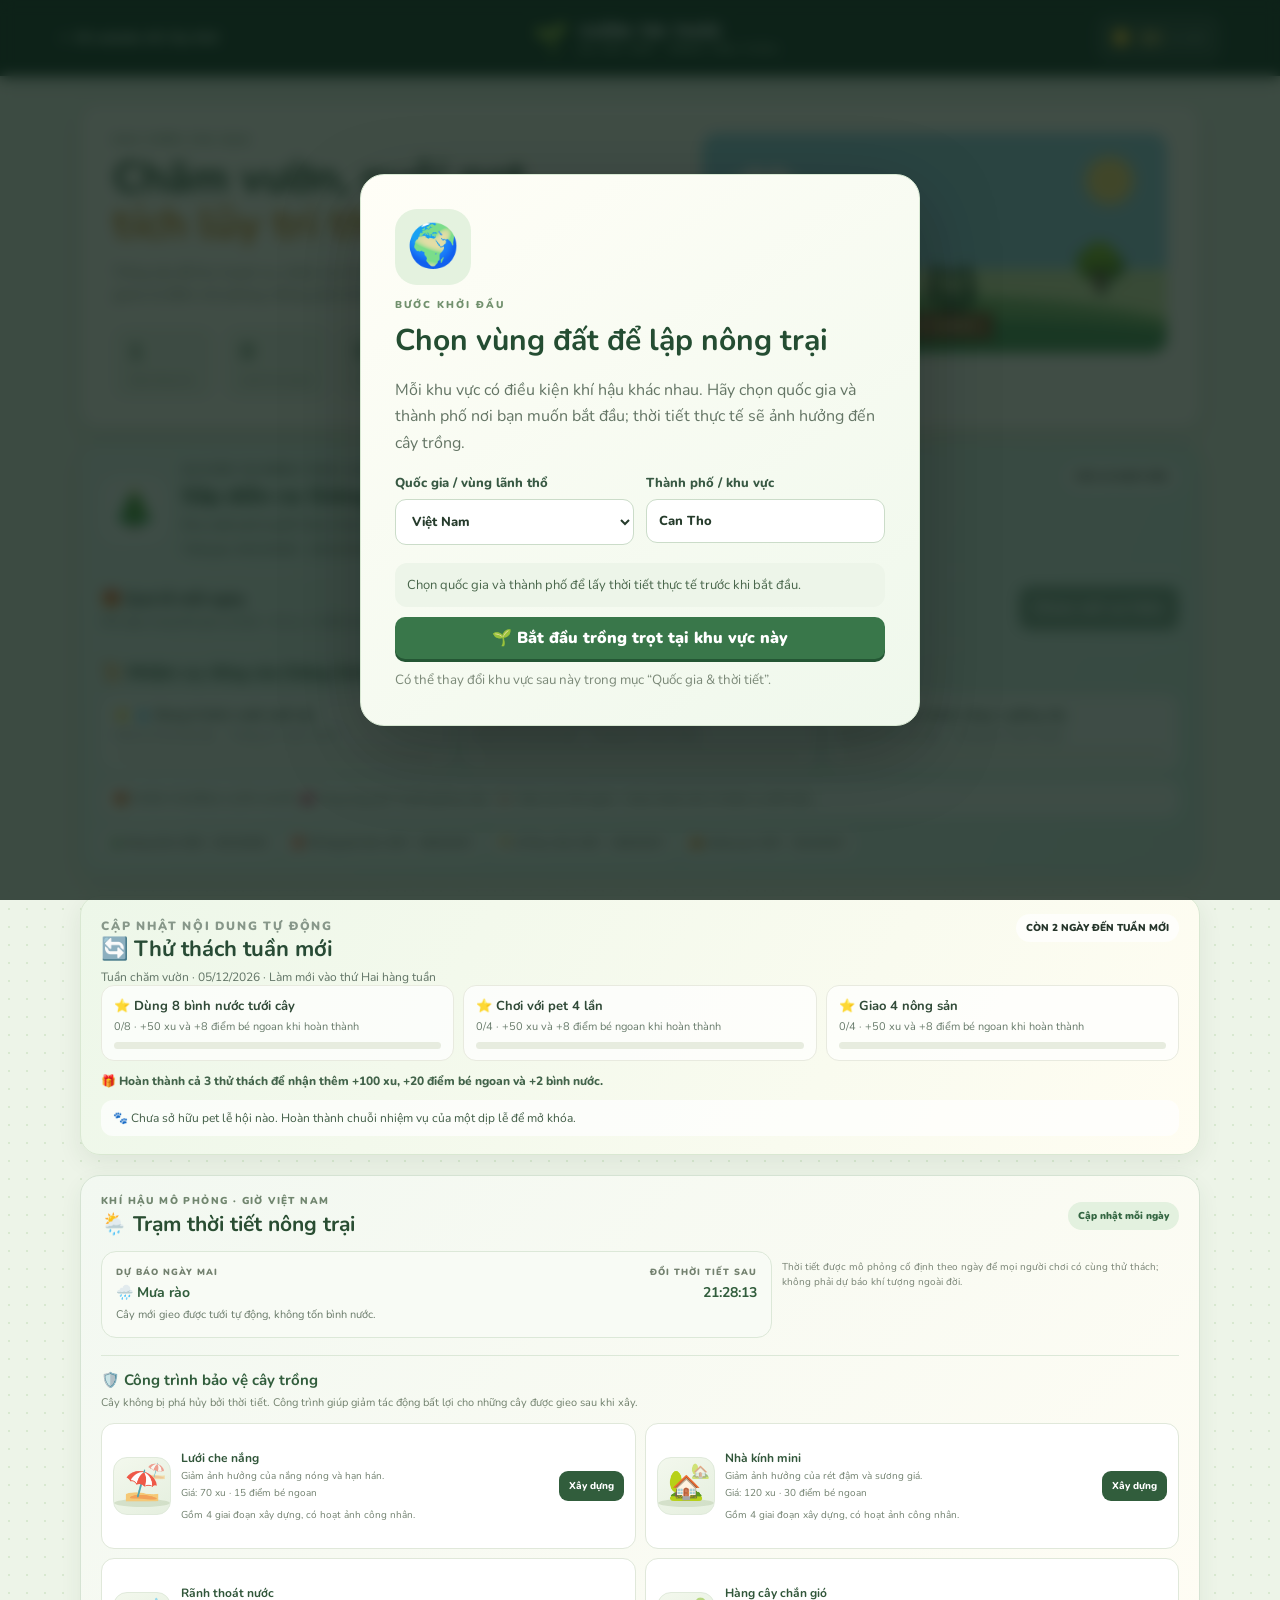
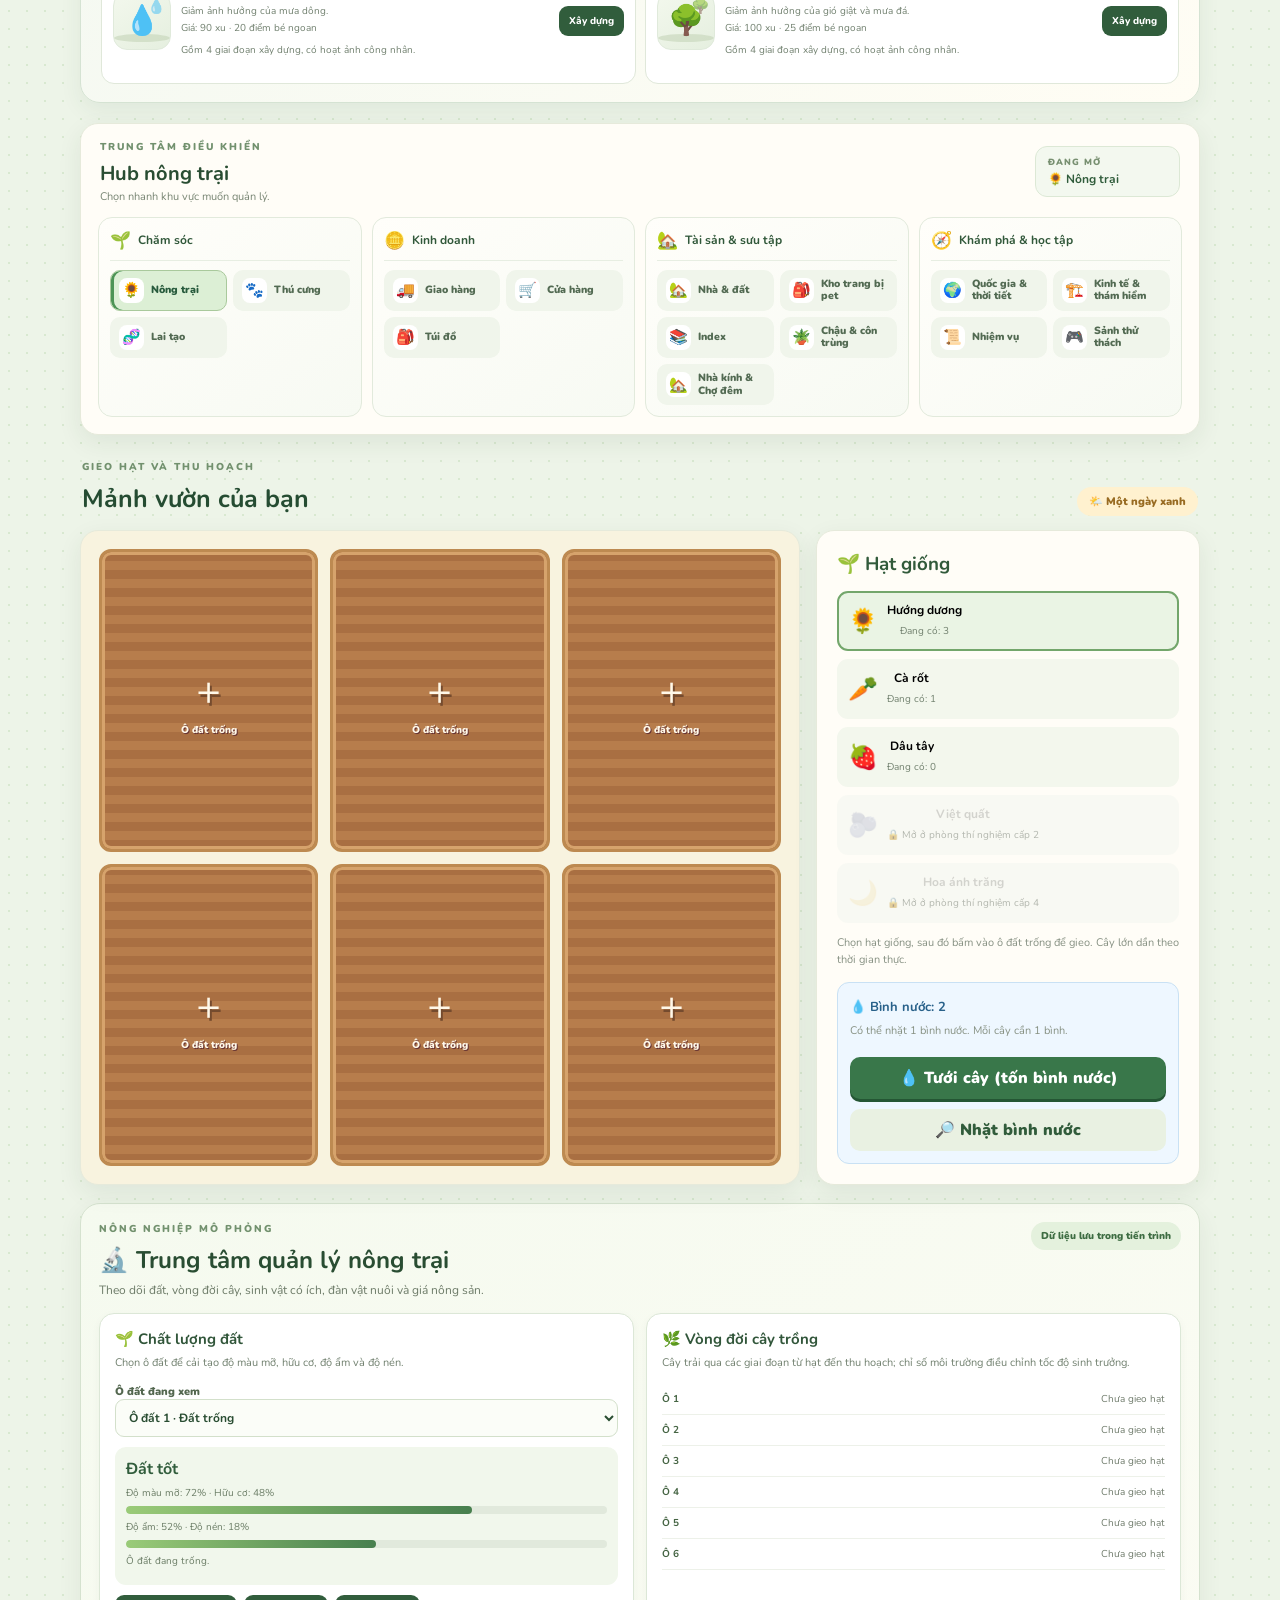
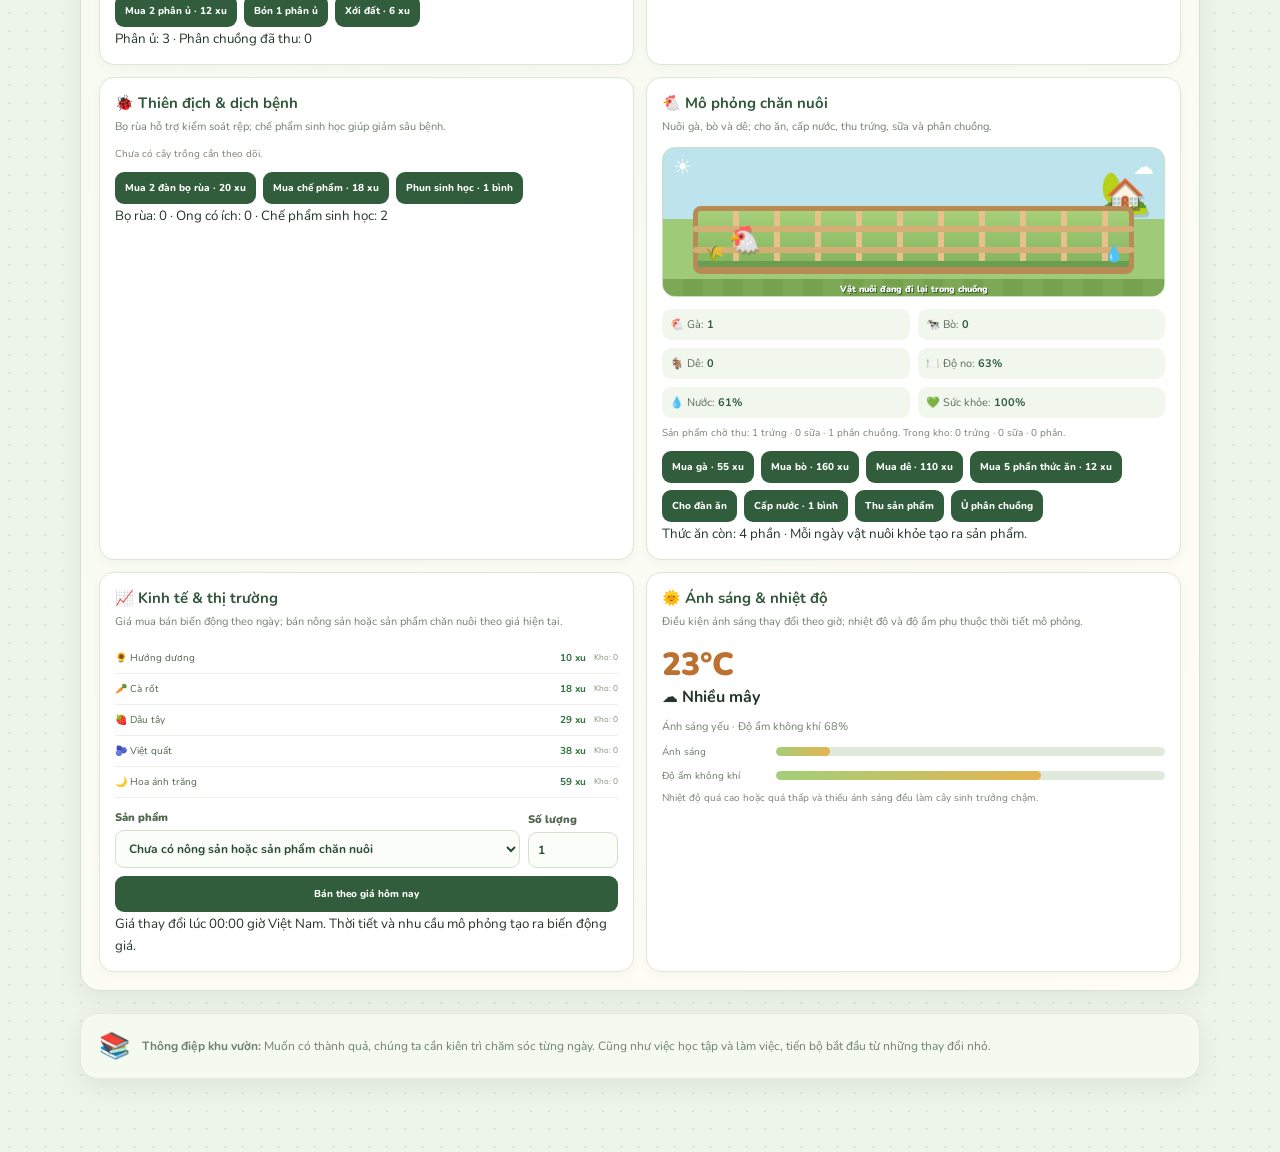
<file: vuon-tri-thuc.html>
<!DOCTYPE html>
<html lang="vi">
<head>
  <meta charset="UTF-8">
  <meta name="viewport" content="width=device-width, initial-scale=1.0">
  <meta name="theme-color" content="#183b2b">
  <title>Vườn Tri Thức | AE Cây Khế</title>
  <link rel="stylesheet" href="./css/vuon-tri-thuc.css">
</head>
<body>
  <header class="topbar">
    <a class="back-link" href="index.html">← Về website AE Cây Khế</a>
    <div class="brand"><span class="brand-icon">🌱</span><span>VƯỜN TRI THỨC<small>AE CÂY KHẾ · NÔNG TRẠI PIXEL</small></span></div>
    <div class="wallet"><span>🪙</span><strong id="coin-count">0</strong><small>xu vườn</small></div>
  </header>

  <main class="game-wrap">
    <section class="welcome panel">
      <div>
        <p class="eyebrow">KHU VƯỜN CỦA BẠN</p>
        <h1>Chăm vườn, nuôi pet,<br><span>tích lũy tri thức!</span></h1>
        <p class="welcome-copy">Trồng cây để thu hoạch xu, chăm sóc thú cưng và đổi xu lấy phiếu Quiz. Xu trong game là điểm mô phỏng, không phải tiền thật.</p>
        <div class="stats">
          <div><b id="level">1</b><small>Cấp nông trại</small></div>
          <div><b id="harvest-total">0</b><small>Lượt thu hoạch</small></div>
          <div><b id="pet-bond">0</b><small>Thân thiết pet</small></div>
        </div>
      </div>
      <div class="hero-art" aria-label="Minh họa khu vườn pixel">
        <div class="sun"></div><div class="cloud cloud-one"></div><div class="cloud cloud-two"></div>
        <div class="hill hill-back"></div><div class="hill hill-front"></div>
        <div class="pixel-tree tree-one">🍎</div><div class="pixel-tree tree-two">🌳</div>
        <div class="hero-pet" id="hero-pet">🐱</div>
        <div class="hero-sign">MY GARDEN</div>
      </div>
    </section>

    <section class="hub-nav panel" aria-label="Trung tâm điều khiển nông trại">
      <div class="hub-nav-head">
        <div>
          <p class="eyebrow">TRUNG TÂM ĐIỀU KHIỂN</p>
          <h2>Hub nông trại</h2>
          <p class="hub-nav-subtitle">Chọn nhanh khu vực muốn quản lý.</p>
        </div>
        <div class="hub-active-box"><small>ĐANG MỞ</small><strong id="hub-active-label">🌻 Nông trại</strong></div>
      </div>
      <div class="hub-groups">
        <section class="hub-group" aria-label="Chăm sóc">
          <div class="hub-group-title"><span>🌱</span><b>Chăm sóc</b></div>
          <div class="hub-group-items">
            <button class="tab active" data-tab="farm"><span class="hub-icon">🌻</span><span>Nông trại</span></button>
            <button class="tab" data-tab="pets"><span class="hub-icon">🐾</span><span>Thú cưng</span></button>
            <button class="tab" data-tab="breeding"><span class="hub-icon">🧬</span><span>Lai tạo</span></button>
          </div>
        </section>
        <section class="hub-group" aria-label="Kinh doanh">
          <div class="hub-group-title"><span>🪙</span><b>Kinh doanh</b></div>
          <div class="hub-group-items">
            <button class="tab" data-tab="delivery"><span class="hub-icon">🚚</span><span>Giao hàng</span></button>
            <button class="tab" data-tab="shop"><span class="hub-icon">🛒</span><span>Cửa hàng</span></button>
            <button class="tab" data-tab="inventory"><span class="hub-icon">🎒</span><span>Túi đồ</span></button>
          </div>
        </section>
        <section class="hub-group" aria-label="Tài sản và bộ sưu tập">
          <div class="hub-group-title"><span>🏡</span><b>Tài sản & sưu tập</b></div>
          <div class="hub-group-items">
            <button class="tab" data-tab="estate"><span class="hub-icon">🏡</span><span>Nhà & đất</span></button>
            <button class="tab" data-tab="petgear"><span class="hub-icon">🎒</span><span>Kho trang bị pet</span></button>
            <button class="tab" data-tab="index"><span class="hub-icon">📚</span><span>Index</span></button>
            <button class="tab" data-tab="potsbugs"><span class="hub-icon">🪴</span><span>Chậu & côn trùng</span></button>
            <button class="tab" data-tab="greenhouse"><span class="hub-icon">🏡</span><span>Nhà kính & Chợ đêm</span></button>
          </div>
        </section>
        <section class="hub-group" aria-label="Khám phá và học tập">
          <div class="hub-group-title"><span>🧭</span><b>Khám phá & học tập</b></div>
          <div class="hub-group-items">
            <button class="tab" data-tab="climate"><span class="hub-icon">🌍</span><span>Quốc gia & thời tiết</span></button>
            <button class="tab" data-tab="advanced"><span class="hub-icon">🏗️</span><span>Kinh tế & thám hiểm</span></button>
            <button class="tab" data-tab="tasks"><span class="hub-icon">📜</span><span>Nhiệm vụ</span></button>
            <button class="tab" data-tab="challenges"><span class="hub-icon">🎮</span><span>Sảnh thử thách</span></button>
          </div>
        </section>
      </div>
    </section>

    <section class="tab-page active" id="page-farm">
      <div class="section-heading"><div><p class="eyebrow">GIEO HẠT VÀ THU HOẠCH</p><h2>Mảnh vườn của bạn</h2></div><span class="tag">🌤️ Một ngày xanh</span></div>
      <div class="farm-layout">
        <div class="plots panel" id="plots"></div>
        <aside class="side-card panel">
          <h3>🌱 Hạt giống</h3>
          <div id="seed-list" class="seed-list"></div>
          <p class="hint">Chọn hạt giống, sau đó bấm vào ô đất trống để gieo. Cây lớn dần theo thời gian thực.</p>
          <div class="water-supplies panel-soft">
            <b>💧 Bình nước: <span id="water-count">2</span></b>
            <p class="hint" id="water-info">Mỗi cây cần 1 bình nước để tưới.</p>
            <button class="primary full" id="water-all">💧 Tưới cây (tốn bình nước)</button>
            <button class="secondary full" id="find-water">🔎 Nhặt bình nước</button>
          </div>
        </aside>
      </div>
    </section>

    <section class="tab-page" id="page-breeding">
      <div class="section-heading"><div><p class="eyebrow">DI TRUYỀN HỌC THỰC VẬT</p><h2>🧬 Trạm lai tạo cây trồng</h2></div><span class="tag">Tạo giống mới</span></div>
      <div class="feature-panel panel">
        <p>Chọn hai loại hạt giống đang có trong túi. Lai tạo thành công sẽ tạo ra một giống lai mới với thời gian sinh trưởng và giá thu hoạch riêng.</p>
        <div class="feature-controls">
          <label>Cây bố <select id="breed-parent-a"></select></label>
          <label>Cây mẹ <select id="breed-parent-b"></select></label>
          <button class="primary" id="breed-button">🌱 Tiến hành lai tạo (10 xu)</button>
        </div>
        <p id="breed-result" class="feature-result">Chưa có lượt lai tạo nào.</p>
        <h3>📖 Sổ giống lai đã khám phá</h3>
        <div id="hybrid-book" class="hybrid-book">Chưa khám phá giống lai.</div>
      </div>
    </section>

    <section class="tab-page" id="page-delivery">
      <div class="section-heading"><div><p class="eyebrow">VẬN CHUYỂN NÔNG SẢN</p><h2>🚚 Giao hàng đến khu phố</h2></div><span class="tag">Đơn hàng trong thành phố</span></div>
      <div class="feature-panel panel">
        <p>Thu hoạch nông sản để tích kho, sau đó chọn khu phố và loại hàng để giao. Giao hàng thành công nhận xu và điểm bé ngoan.</p>
        <div class="delivery-stats"><b>📦 Kho nông sản: <span id="produce-total">0</span></b><b>🛵 Đơn đã giao: <span id="delivery-total">0</span></b></div>
        <div class="farm-delivery-animation" id="farm-delivery-animation" hidden aria-live="polite">
          <div class="delivery-scene-label">🚜 ĐƯỜNG GIAO HÀNG NÔNG TRẠI</div>
          <div class="delivery-road"><span class="delivery-home">🏡</span><span class="delivery-cart">🚚<i>📦</i></span><span class="delivery-town">🏘️</span></div>
          <b class="delivery-status" id="farm-delivery-status">Xe đang chờ đơn hàng...</b>
        </div>
        <div class="feature-controls">
          <label>Khu phố <select id="delivery-district"><option>Khu dân cư</option><option>Phố ẩm thực</option><option>Khu thương mại</option><option>Công viên xanh</option><option>Trung tâm thành phố</option></select></label>
          <label>Nông sản <select id="delivery-crop"></select></label>
          <label>Số lượng <input id="delivery-amount" type="number" min="1" max="5" value="1"></label>
          <button class="primary" id="delivery-button">📦 Giao đơn hàng</button>
        </div>
        <p id="delivery-result" class="feature-result">Chưa có đơn hàng nào.</p>
        <h3>📋 Nhật ký giao hàng</h3><div id="delivery-history" class="hybrid-book">Chưa có chuyến giao hàng.</div>
      </div>
    </section>

    <section class="tab-page" id="page-pets">
      <div class="section-heading"><div><p class="eyebrow">NGƯỜI BẠN ĐỒNG HÀNH</p><h2>Góc thú cưng</h2></div><span class="tag">💚 Yêu thương mỗi ngày</span></div>
      <div class="pet-layout panel">
        <div class="pet-stage"><div class="pet-sparkle">✦</div><div class="big-pet" id="big-pet">🐱</div><div class="pet-name" id="pet-name">Mèo Mướp</div><p id="pet-mood">Mình đang vui vẻ!</p></div>
        <div class="pet-details">
          <h3>Thông tin thú cưng</h3>
          <div class="meter-row"><span>🍎 No bụng</span><b id="hunger-label">70/100</b></div><div class="meter"><i id="hunger-bar"></i></div>
          <div class="meter-row"><span>💖 Thân thiết</span><b id="bond-label">0/100</b></div><div class="meter"><i id="bond-bar"></i></div>
          <div class="pet-actions"><button class="primary" id="feed-pet">🍓 Cho ăn (5 xu)</button><button class="secondary" id="play-pet">🧶 Chơi cùng pet</button></div>
          <p class="hint">Pet cần được chăm sóc. Mỗi lần cho ăn tốn 5 xu; chơi cùng pet giúp tăng thân thiết.</p>
        </div>
      </div>
    </section>

    <section class="tab-page" id="page-shop">
      <div class="section-heading"><div><p class="eyebrow">DÙNG XU TRONG GAME</p><h2>Cửa hàng khu vườn</h2></div><span class="tag">🪙 Xu riêng của nông trại</span></div>
      <div class="shop-grid">
        <article class="shop-card panel"><div class="shop-art">🌻</div><h3>Hạt hướng dương</h3><p>Trồng nhanh, thu hoạch nhận 12 xu.</p><div class="shop-bottom"><b>4 xu</b><button class="primary buy-seed" data-seed="sunflower">Mua hạt</button></div></article>
        <article class="shop-card panel"><div class="shop-art">🥕</div><h3>Hạt cà rốt</h3><p>Cây dễ chăm, thu hoạch nhận 18 xu.</p><div class="shop-bottom"><b>6 xu</b><button class="primary buy-seed" data-seed="carrot">Mua hạt</button></div></article>
        <article class="shop-card panel"><div class="shop-art">🍓</div><h3>Hạt dâu tây</h3><p>Chờ lâu hơn nhưng thu hoạch nhận 30 xu.</p><div class="shop-bottom"><b>10 xu</b><button class="primary buy-seed" data-seed="strawberry">Mua hạt</button></div></article>
        <article class="shop-card panel quiz-shop"><div class="shop-art">🎟️</div><h3>Phiếu trả lời Quiz</h3><p>Đổi xu vườn lấy 1 phiếu để mở một câu hỏi trên website chính.</p><div class="shop-bottom"><b>25 xu</b><button class="primary" id="buy-ticket">Đổi 1 phiếu</button></div><small class="hint">Phiếu Quiz dùng chung với website AE Cây Khế; xu vườn vẫn là ví riêng.</small></article>
      </div>
      <h3 class="shop-subtitle">🧬 Hạt giống mở khóa từ bé ngoan</h3>
      <p class="hint">Dùng điểm bé ngoan để khám phá giống cây trong phòng thí nghiệm. Giống đã khám phá sẽ xuất hiện tại đây để mua.</p>
      <section id="daily-plant-panel" class="daily-plant-panel panel" aria-live="polite"></section>
      <div id="research-seed-shop" class="shop-grid research-seed-shop"></div>
      <div class="shop-card panel water-shop-card"><div class="shop-art">💧</div><h3>Bình nước tưới cây</h3><p>Mua 1 bình nước để tưới 1 cây chưa được tưới.</p><div class="shop-bottom"><b>4 xu</b><button class="primary" id="buy-water">Mua bình</button></div></div>
      <div class="cart panel"><div><p class="eyebrow">GIỎ ĐỔI THƯỞNG</p><h3>Giỏ hàng của bạn</h3><p id="cart-description">Chưa có giao dịch nào.</p></div><div class="cart-total"><span>Tổng xu đã đổi</span><b id="spent-total">0 xu</b></div></div>
    </section>

    <section class="tab-page" id="page-inventory">
      <div class="section-heading"><div><p class="eyebrow">TÀI SẢN ĐANG CÓ</p><h2>Túi đồ</h2></div></div>
      <div class="inventory-grid panel" id="inventory-grid"></div>
    </section>

    <section class="tab-page" id="page-tasks">
      <div class="section-heading"><div><p class="eyebrow">MỖI NGÀY MỘT VIỆC TỐT</p><h2>Nhiệm vụ</h2></div></div>
      <div class="daily-task-clock panel-soft"><span>⏳</span><b id="daily-task-countdown">Nhiệm vụ làm mới sau --:--:-- (00:00 giờ Việt Nam)</b></div>
      <div class="tasks panel">
        <div class="task"><span>🌱</span><div><b>Gieo một hạt giống</b><small>Trồng ít nhất một cây trong vườn.</small></div><button class="secondary task-btn" data-task="plant">Nhận 5 xu</button></div>
        <div class="task"><span>💧</span><div><b>Chăm sóc khu vườn</b><small>Tưới cây ít nhất một lần.</small></div><button class="secondary task-btn" data-task="water">Nhận 5 xu</button></div>
        <div class="task"><span>🐾</span><div><b>Kết bạn với thú cưng</b><small>Chơi cùng pet một lần.</small></div><button class="secondary task-btn" data-task="play">Nhận 5 xu</button></div>
        <div class="task"><span>🍃</span><div><b>Thu hoạch thành quả</b><small>Thu hoạch ít nhất một cây.</small></div><button class="secondary task-btn" data-task="harvest">Nhận 10 xu</button></div>
      </div>
      <section class="story-chapter panel" id="chapter2-story" hidden>
        <div class="story-topline"><span class="story-badge">📖 CHƯƠNG 2</span><span class="story-progress" id="chapter2-progress">0/2 nhiệm vụ</span></div>
        <h2>Thư viện của người ham học</h2>
        <p class="story-intro">Thư viện cũ đã mở cửa, nhưng những trang sách quan trọng vẫn đang bị thất lạc. Hãy trò chuyện với Mực để bắt đầu hành trình tìm lại tri thức.</p>
        <div class="story-npc">
          <div class="story-npc-avatar" aria-hidden="true">🐈‍⬛</div>
          <div class="story-npc-dialogue">
            <b>Mực – Thủ thư</b>
            <p id="muc-dialogue">“Chào người chăm vườn! Một người làm việc tốt có cần nhìn nhận những khuyết điểm của mình không?”</p>
          </div>
        </div>
        <div class="story-actions" id="muc-start-area">
          <button class="primary" id="muc-start-quest">💬 Nhận nhiệm vụ từ Mực</button>
        </div>
        <div class="story-answers" id="muc-answer-area" hidden>
          <p class="story-question"><b>Câu hỏi của Mực:</b> Một người làm việc tốt có cần nhìn nhận những khuyết điểm của mình không?</p>
          <button class="story-answer" data-muc-answer="a">A. Có, để nhận ra sai sót và sửa đổi.</button>
          <button class="story-answer" data-muc-answer="b">B. Không, chỉ cần quan tâm đến kết quả.</button>
          <button class="story-answer" data-muc-answer="c">C. Không cần học hỏi thêm.</button>
        </div>
        <p class="story-feedback" id="muc-feedback" aria-live="polite">Nhiệm vụ chính: Trò chuyện với Mực và trả lời câu hỏi trong sách.</p>
        <div class="story-next-step" id="chapter2-next-step" hidden>
          <b>🔎 Nhiệm vụ tiếp theo: Khám phá tri thức mới</b>
          <p>Dùng ít nhất 5 điểm bé ngoan để mở khóa một giống cây trong phòng thí nghiệm.</p>
          <span id="chapter2-next-status">Tiến độ: Chưa hoàn thành</span>
        </div>
        <div class="story-complete" id="chapter2-complete" hidden>🏅 Chương 2 hoàn thành! Bạn đã chứng minh rằng học hỏi và sửa đổi phải đi cùng hành động.</div>
      </section>
      <section class="muc-journey panel" id="muc-journey">
        <div class="muc-journey-head"><div class="muc-avatar">🐈‍⬛</div><div><p class="eyebrow" id="muc-journey-kicker">CỐT TRUYỆN GIÁO DỤC · 20 CHƯƠNG · 80 MỤC TIÊU</p><h2>Hành trình sửa đổi cùng Mực</h2><p>những nhiệm vụ của mực được xây dựng dựa trên những kiến thức đúc kết từ việc học môn kỹ năng mền của cô hương.</p></div></div>
        <div class="muc-journey-progress"><div><b id="muc-journey-count">0/20 chương hoàn thành</b><span id="muc-journey-percent">0%</span></div><i><b id="muc-journey-bar"></b></i></div>
        <div class="muc-journey-layout"><div class="muc-chapter-list" id="muc-chapter-list"></div><article class="muc-chapter-detail" id="muc-chapter-detail"><p>Chọn chương đầu tiên để bắt đầu hành trình.</p></article></div>
      </section>
    </section>


    <section class="tab-page" id="page-challenges">
      <div class="section-heading">
        <div><p class="eyebrow">KHU GIẢI TRÍ TRONG NÔNG TRẠI</p><h2>🎮 Sảnh thử thách</h2></div>
        <span class="tag">🔬 Điểm bé ngoan</span>
      </div>
      <div class="challenge-arcade">
        <div class="arcade-intro">
          <div><p class="arcade-eyebrow">PIXEL ARCADE · AE CÂY KHẾ</p>
            <h2>Chơi vui, tích lũy điểm bé ngoan!</h2>
            <p>Thử thách giải trí và khu bé ngoan cây trồng; phần thưởng thu hoạch được cộng vào kho xu và hạt giống.</p>
          </div>
          <div class="arcade-score">🏆 <span id="arcade-total-score">0</span><small>điểm bé ngoan</small></div>
        </div>
        <nav class="arcade-tabs" aria-label="Chọn trò chơi">
          <button class="arcade-tab active" data-arcade-tab="poker">🃏 So tài bài</button>
          <button class="arcade-tab" data-arcade-tab="dice">🎲 Đấu xúc xắc</button>
          <button class="arcade-tab" data-arcade-tab="chicken">🐓 Đua gà</button>
          <button class="arcade-tab" data-arcade-tab="rank">🧪 Thí nghiệm cây trồng</button>
        </nav>

        <section class="arcade-game active" id="arcade-poker">
          <div class="arcade-section-head"><div><p class="arcade-eyebrow">TRÒ CHƠI 01 · ĐẤU VỚI MÁY</p><h3>🃏 So tài bộ bài</h3><p>Bạn và máy cùng nhận 5 lá bài. So sánh bộ bài để tìm người thắng; không đặt cược, không mất xu.</p></div><span class="arcade-reward">Thắng +10 · Hòa +5 · Tham gia +2</span></div>
          <div class="poker-table">
            <div class="table-caption">🤖 BỘ BÀI CỦA MÁY</div>
            <div id="arcade-cpu-cards" class="arcade-cards cpu-cards"><div class="card-placeholder">Máy đang chờ chia bài</div></div>
            <div id="arcade-cpu-result" class="poker-hand-label">Đối thủ máy</div>
            <div class="table-divider"></div>
            <div class="table-caption">🙋 BỘ BÀI CỦA BẠN</div>
            <div id="arcade-cards" class="arcade-cards"><div class="card-placeholder">Nhấn “Chia bài” để bắt đầu</div></div>
            <h3 id="arcade-poker-result">Sẵn sàng chưa?</h3>
            <p id="arcade-poker-hint">Mỗi ván đều đấu với đối thủ máy.</p>
          </div>
          <div class="arcade-center"><button id="arcade-deal" class="arcade-primary">🃏 Chia bài đấu máy</button></div>
        </section>

        <section class="arcade-game" id="arcade-dice">
          <div class="arcade-section-head"><div><p class="arcade-eyebrow">TRÒ CHƠI 02 · ĐẤU VỚI MÁY</p><h3>🎲 Đấu xúc xắc</h3><p>Bạn và đối thủ máy cùng gieo hai viên xúc xắc. Tổng điểm cao hơn sẽ thắng.</p></div><span class="arcade-reward">Thắng +5 · Hòa +3 · Tham gia +1</span></div>
          <div class="dice-duel-grid">
            <article class="dice-duel-side"><b>🙋 BẠN</b><div class="arcade-dice-area"><div class="arcade-die" id="arcade-die1">⚀</div><div class="arcade-die" id="arcade-die2">⚀</div></div><span id="arcade-player-dice-total">Tổng: —</span></article>
            <article class="dice-duel-side cpu"><b>🤖 ĐỐI THỦ MÁY</b><div class="arcade-dice-area"><div class="arcade-die" id="arcade-cpu-die1">⚀</div><div class="arcade-die" id="arcade-cpu-die2">⚀</div></div><span id="arcade-cpu-dice-total">Tổng: —</span></article>
          </div>
          <div class="arcade-center"><button id="arcade-roll" class="arcade-primary">🎲 Gieo xúc xắc đấu máy</button></div>
          <h3 id="arcade-dice-result" class="arcade-center">Sẵn sàng so tài với máy!</h3>
          <p class="arcade-muted arcade-center">Trò chơi chỉ tính điểm vui; không có cược và không trừ xu.</p>
        </section>

        <section class="arcade-game" id="arcade-chicken">
          <div class="arcade-section-head"><div><p class="arcade-eyebrow">TRÒ CHƠI 03 · PIXEL 2D</p><h3>🐓 Đua gà vượt chướng ngại 2D</h3><p>Bạn điều khiển gà của mình thi chạy với gà máy qua các chặng tốc độ, thăng bằng và né chướng ngại.</p></div><span class="arcade-reward">Thắng +15 · Hòa +7 · Tham gia +3</span></div>
          <div class="farm3d-wrap">
            <div id="farm3d-scene" class="farm3d-scene" aria-label="Sân đua gà 2D pixel với đối thủ máy"></div>
            <div class="farm3d-caption"><span>🌾 NÔNG TRẠI AE CÂY KHẾ</span><span id="farm3d-status">Sẵn sàng vào cuộc đua với máy</span></div>
          </div>
          <div class="farm3d-scoreboard">
            <div><b>🐓 Gà Cây Khế</b><span id="arcade-player-hp">Tiến độ: 0/10</span></div>
            <strong>VS</strong>
            <div><b>🤖 Gà máy</b><span id="arcade-enemy-hp">Tiến độ: 0/10</span></div>
          </div>
          <p id="arcade-chicken-log" class="arcade-center">Chọn kỹ năng để vượt từng chặng với máy!</p>
          <div class="arcade-skills">
            <button class="arcade-skill" data-arcade-skill="speed">💨 Chạy nước rút</button>
            <button class="arcade-skill" data-arcade-skill="focus">🎯 Giữ thăng bằng</button>
            <button class="arcade-skill" data-arcade-skill="guard">🛡️ Né chướng ngại</button>
          </div>
          <div class="arcade-center"><button id="arcade-new-match" class="arcade-secondary">🔄 Hội thi mới</button></div>
          <p class="arcade-muted arcade-small">Đối thủ máy tự chọn kỹ năng mỗi lượt. Không có chiến đấu hay cá cược; đây là cuộc đua vượt chướng ngại vật.</p>
        </section>

        <section class="arcade-game" id="arcade-rank">
          <div class="arcade-section-head">
            <div>
              <p class="arcade-eyebrow">NÔNG NGHIỆP · bé ngoan GIỐNG MỚI</p>
              <h3>🧪 Khu thí nghiệm tiến hóa cây trồng</h3>
              <p>Chăm sóc cây đến khi chín, thu hoạch để nhận xu thưởng, hạt giống và điểm bé ngoan.</p>
            </div>
          </div>

          <div class="evolution-lab-hero">
            <div class="evolution-lab-icon">🧬</div>
            <div>
              <span class="lab-kicker">PHÒNG THÍ NGHIỆM AE CÂY KHẾ</span>
              <h3>Cấp bé ngoan <b id="lab-level">1</b></h3>
              <p id="lab-unlocks">Cấp 2 mở Việt quất · Cấp 4 mở Hoa ánh trăng</p>
            </div>
          </div>

          <div class="evolution-lab-stats">
            <div><span>🔬 Điểm bé ngoan</span><b id="lab-points">0</b></div>
            <div><span>🌾 Cây đã thu hoạch</span><b id="lab-harvests">0</b></div>
            <div><span>🌱 Hạt giống bonus</span><b id="lab-bonus-seeds">0</b></div>
          </div>

          <div class="lab-progress-card">
            <div class="lab-progress-heading">
              <b>Tiến độ bé ngoan tiến hóa</b>
              <span id="lab-next">Còn 30 điểm bé ngoan để lên cấp</span>
            </div>
            <div class="lab-progress-track"><span id="lab-progress"></span></div>
          </div>

          <div class="collection-lab panel">
            <h3>🌿 Ngân hàng gen & bộ sưu tập</h3>
            <p>Khám phá 1.140 giống cây trồng (140 giống ban đầu + 1.000 biến thể mới), 100 cây bé ngoan, 40 pet và 40 giống gà.</p>
            <div class="collection-stats"><div>🌱 Cây trồng <b id="count-crops">0/1140</b></div><div>🧬 Cây bé ngoan <b id="count-research">0/100</b></div><div>🐾 Pet <b id="count-pets">0/40</b></div><div>🐓 Giống gà <b id="count-chickens">0/40</b></div></div>
            <div class="gacha-actions"><button class="primary" id="collect-crop">🌱 Mở giống cây (5 điểm)</button><button class="primary" id="research-crop">🔬 bé ngoan cây (5 điểm)</button><button class="secondary" id="hatch-pet">🥚 Khám phá pet (10 điểm)</button><button class="secondary" id="hatch-chicken">🐣 Khám phá giống gà (10 điểm)</button></div>
            <p id="collection-result" class="hint">Dùng điểm bé ngoan để mở khóa bộ sưu tập. Không đặt cược; mục mới được ưu tiên.</p><div id="collection-book" class="collection-book"></div>
          </div>
          <div class="lab-reward-info">
            <h4>🎁 Phần thưởng khi cây chín</h4>
            <p>🪙 Nhận xu theo loại cây và thêm xu thưởng theo cấp phòng thí nghiệm.</p>
            <p>🌱 Nhận thêm 1 hạt giống cùng loại sau mỗi lần thu hoạch.</p>
            <p>🔬 Nhận 10 điểm bé ngoan để nâng cấp phòng thí nghiệm và mở giống cây mới.</p>
          </div>

          <div hidden aria-hidden="true">
            <span id="arcade-rank-score">0</span><span id="arcade-rank-points">0</span>
            <span id="arcade-games-played">0</span><span id="arcade-badge">Nhà bé ngoan </span>
            <span id="online-status"></span><input id="player-nickname">
            <button id="save-player-profile" type="button"></button>
            <span id="leaderboard-message"></span><button id="refresh-leaderboard" type="button"></button>
            <ol id="global-leaderboard"></ol>
          </div>
        </section>
      </div>
    </section>

    <section class="tab-page" id="page-estate">
      <div class="section-heading"><div><p class="eyebrow">MỞ RỘNG TÀI SẢN</p><h2>🏡 Nhà cửa & đất nông trại</h2></div><span class="tag">Mua bằng xu trong game</span></div>
      <div class="feature-panel panel"><p>Mua thêm đất để mở rộng số ô trồng. Nâng cấp nhà để mở thêm tiện ích.</p><div id="estate-summary" class="feature-result"></div><div id="estate-shop" class="expansion-grid"></div></div>
    </section>
    <section class="tab-page" id="page-petgear">
      <div class="section-heading"><div><p class="eyebrow">TÙY CHỈNH THÚ CƯNG</p><h2>🎒 Kho trang bị pet</h2></div><span class="tag">Trang bị có thể tháo / đổi</span></div>
      <div class="feature-panel panel pet-inventory-panel">
        <div class="pet-inventory-heading"><div><h3>🐾 Kho thú cưng</h3><p>Chọn pet đã sở hữu để đưa ra đồng hành. Pet chưa mở khóa sẽ được hiển thị mờ.</p></div><span id="pet-inventory-count" class="pet-inventory-count">Đang tải bộ sưu tập…</span></div>
        <div class="pet-inventory-toolbar"><label for="pet-inventory-search">Tìm thú cưng</label><input id="pet-inventory-search" type="search" placeholder="Tìm theo tên, loài hoặc độ hiếm…"></div>
        <div id="pet-inventory-grid" class="pet-inventory-grid"></div>
      </div>
      <div class="feature-panel panel"><div id="petgear-active" class="feature-result"></div><h3>🎀 Kho phụ kiện & trang bị</h3><p class="hint">Trang bị đầu, thân và phụ kiện để thay đổi diện mạo và bonus của pet.</p><div id="petgear-list" class="expansion-grid"></div></div>
    </section>
    <section class="tab-page" id="page-index">
      <div class="section-heading"><div><p class="eyebrow">BÁCH KHOA NÔNG TRẠI</p><h2>📚 Index – Sổ khám phá</h2></div><span class="tag">Theo dõi tiến độ sưu tập</span></div>
      <div class="feature-panel panel"><div class="index-stats" id="index-stats"></div><h3>🌱 Cây trồng</h3><div id="index-crops" class="index-grid"></div><h3>🐾 Thú cưng</h3><div id="index-pets" class="index-grid"></div><h3>🦋 Côn trùng</h3><div id="index-bugs" class="index-grid"></div></div>
    </section>
    <section class="tab-page" id="page-climate">
      <div class="section-heading"><div><p class="eyebrow">THẾ GIỚI CỦA BẠN</p><h2>🌍 Chọn quốc gia & thời tiết</h2></div><span class="tag">Dữ liệu thời tiết trực tuyến</span></div>
      <div class="feature-panel panel"><p>Khu vực đã chọn sẽ quyết định dữ liệu khí hậu thực tế của nông trại. Bạn có thể đổi quốc gia hoặc thành phố bất cứ lúc nào.</p><div id="region-current" class="region-current">Chưa chọn khu vực bắt đầu.</div><div class="feature-controls"><label>Quốc gia<select id="world-country"></select></label><label>Thành phố / khu vực<input id="world-city" placeholder="Ví dụ: Cần Thơ"></label><button class="primary" id="world-weather-btn">🌦️ Cập nhật thời tiết</button><button class="secondary" id="world-change-location">🌍 Chọn lại nơi bắt đầu</button></div><div id="world-weather-result" class="feature-result">Chưa chọn địa điểm. Dữ liệu thời tiết sẽ được lấy khi bạn chọn khu vực.</div><p class="hint" id="world-weather-effect">Khí hậu khu vực sẽ ảnh hưởng đến tốc độ sinh trưởng của cây mới gieo.</p></div>
    </section>
    <section class="tab-page" id="page-greenhouse">
      <div class="section-heading"><div><p class="eyebrow">KHU CANH TÁC RIÊNG BIỆT</p><h2>🏡 Nhà kính & Chợ Đêm Thực Vật Huyền Bí</h2></div><span class="tag">Chậu là vị trí trồng riêng</span></div>
      <section class="greenhouse-build-panel panel">
        <div class="greenhouse-build-copy"><p class="eyebrow">CÔNG TRÌNH NHIỀU GIAI ĐOẠN</p><h3>🏗️ Xây dựng nhà kính</h3><p>Nhà kính là khu vực riêng. Mỗi chậu chiếm một vị trí trồng; chậu không còn nâng cấp các luống ngoài trời.</p><div id="greenhouse-build-status" class="feature-result">Đang kiểm tra công trình...</div><div id="greenhouse-build-progress" class="greenhouse-build-progress" hidden><div class="greenhouse-build-progress-track"><span id="greenhouse-build-fill"></span></div><small id="greenhouse-build-stage">Chuẩn bị mặt bằng</small></div><button class="primary" id="greenhouse-build-button">🏗️ Xây nhà kính · 420 xu</button></div>
        <div class="greenhouse-build-scene" id="greenhouse-build-scene"><span class="gh-cloud gh-cloud-a">☁️</span><span class="gh-sun">☀️</span><span class="gh-frame">🏗️</span><span class="gh-worker">🧑‍🔧</span><span class="gh-plants">🌱 🌿 🪴</span><span class="gh-ground"></span></div>
      </section>
      <section class="greenhouse-area panel" id="greenhouse-area" hidden>
        <div class="greenhouse-scene"><div class="greenhouse-glass-roof"></div><span class="gh-vine gh-vine-one">🌿</span><span class="gh-vine gh-vine-two">🍃</span><span class="gh-but-fly">🦋</span><span class="gh-fireflies">✨ ✨</span><div class="greenhouse-scene-title"><b>🌱 Nhà kính AE Cây Khế</b><small>Chậu cây · Giống huyền bí · Môi trường ổn định</small></div></div>
        <div class="greenhouse-inventory-line"><b>🪴 Chậu trong kho: <span id="greenhouse-pot-stock">0</span></b><b>🌱 Hạt huyền bí: <span id="greenhouse-seed-stock">0</span></b><b>🧺 Vị trí đã dùng: <span id="greenhouse-slot-count">0/8</span></b></div>
        <h3>🪴 Cửa hàng chậu cây</h3><p>Mỗi chậu được đặt thành một vị trí trồng riêng trong nhà kính. Chậu cấp cao tăng tốc độ phát triển; không còn nâng cấp luống ngoài trời.</p><div id="pot-shop" class="expansion-grid"></div>
        <div class="greenhouse-pot-controls"><label>Chọn chậu để đặt<select id="pot-selected"></select></label><label>Chọn hạt giống huyền bí<select id="greenhouse-seed-select"></select></label></div>
        <div id="greenhouse-slots" class="greenhouse-slots"></div>
      </section>
      <section class="night-market-panel panel">
        <div class="night-market-scene"><div class="night-market-moon">🌙</div><span class="night-market-lantern lantern-a">🏮</span><span class="night-market-lantern lantern-b">🏮</span><span class="night-market-vendor">🧙‍♂️</span><span class="night-market-walker">🧑‍🌾</span><span class="night-market-spark spark-a">✨</span><span class="night-market-spark spark-b">💫</span><div class="night-market-sign">CHỢ ĐÊM THỰC VẬT HUYỀN BÍ</div><div class="night-market-ground"></div></div>
        <div class="section-heading"><div><p class="eyebrow">5.500 GIỐNG TẠO SINH THEO CÔNG THỨC</p><h3>🌌 Chợ Đêm Thực Vật Huyền Bí</h3><p>Khám phá các loài cây giả tưởng với ánh sáng, màu sắc và hiệu ứng môi trường riêng.</p></div><span id="night-market-count" class="tag">5.500 giống trong Index</span></div>
        <div id="night-market-offers" class="night-market-offers"></div>
        <div class="magic-index-toolbar"><label for="magic-plant-search">Tìm giống cây<input id="magic-plant-search" type="search" placeholder="Tên cây, hiệu ứng, độ hiếm..."></label><label for="magic-plant-rarity">Độ hiếm<select id="magic-plant-rarity"><option value="all">Tất cả</option><option value="Thường">Thường</option><option value="Hiếm">Hiếm</option><option value="Sử thi">Sử thi</option><option value="Huyền thoại">Huyền thoại</option><option value="Thần thoại">Thần thoại</option></select></label></div>
        <div id="magic-plant-index" class="magic-plant-index"></div>
        <div class="magic-index-pagination"><button class="secondary" id="magic-prev">← Trang trước</button><span id="magic-page-label">Trang 1 / 220</span><button class="secondary" id="magic-next">Trang sau →</button></div>
      </section>
    </section>

    <section class="tab-page" id="page-potsbugs">
      <div class="section-heading"><div><p class="eyebrow">CHĂM SÓC & SINH THÁI</p><h2>🪴 Chậu cây và côn trùng</h2></div><span class="tag">Nâng cấp vườn</span></div>
      <div class="feature-panel panel"><h3>🦋 Quan sát côn trùng</h3><p>Côn trùng xuất hiện ngẫu nhiên theo thời gian. Bấm khám phá để ghi nhận vào Index. Một số loài có ích cho khu vườn.</p><div id="bug-habitat" class="bug-habitat" aria-label="Hoạt cảnh sinh vật trong vườn"><span class="habitat-flower flower-one">🌼</span><span class="habitat-flower flower-two">🌷</span><span class="habitat-bug habitat-bee">🐝</span><span class="habitat-bug habitat-butterfly">🦋</span><span class="habitat-bug habitat-ladybug">🐞</span><span class="habitat-leaf">🌿</span></div><div id="bug-encounter" class="feature-result">Đang quan sát khu vườn...</div><div class="bug-kit-toolbar"><div id="bug-kit-stock" class="bug-kit-stock">🔎 Bộ quan sát đang có: 0</div><div class="bug-kit-actions"><button class="primary" id="bug-kit-buy">Mua 1 bộ quan sát · 8 xu</button><button class="primary" id="bug-search">🔎 Quan sát côn trùng · tiêu hao 1 bộ</button></div></div><div id="bug-collection" class="index-grid"></div></div>
    </section>


    <section class="tab-page" id="page-advanced">
      <div class="section-heading"><div><p class="eyebrow">QUẢN LÝ NÔNG TRẠI NÂNG CAO</p><h2>🏗️ Kinh tế, cộng đồng & thám hiểm</h2></div><span class="tag">Tiến trình lưu trên thiết bị</span></div>
      <section class="economy-world-scene panel" aria-label="Hoạt cảnh kinh tế nông trại">
        <div class="economy-scene-sky"><span class="economy-sun">☀️</span><span class="economy-cloud eco-cloud-one">☁️</span><span class="economy-cloud eco-cloud-two">☁️</span></div>
        <div class="economy-scene-title"><b>🏘️ Nhịp sống nông trại</b><small>Chợ mở cửa · Khách ghé thăm · Đơn hàng đang chờ</small></div>
        <div class="economy-market-stall"><span>🏪</span><b>CHỢ XANH</b><small>🌽 🥕 🍓</small></div>
        <div class="economy-market-npc">🧑‍🌾<small>Khách mua hàng</small></div>
        <div class="economy-delivery-van">🚚<span>📦</span></div>
        <div class="economy-floating-coins"><i>🪙</i><i>🪙</i><i>✨</i></div>
        <div class="economy-scene-ground"></div>
        <div class="economy-scene-stats"><span>📦 Kho: <b id="economy-scene-stock">0</b></span><span>🚚 Đơn đã giao: <b id="economy-scene-orders">0</b></span><span>⭐ Danh vọng: <b id="economy-scene-rep">0</b></span></div>
      </section>
      <div class="advanced-grid">
        <article class="feature-panel panel"><h3>🎒 Nhà kho giới hạn</h3><div id="adv-warehouse"></div></article>
        <article class="feature-panel panel"><h3>🚚 Bảng đơn hàng NPC</h3><div id="adv-order"></div></article>
        <article class="feature-panel panel"><h3>👥 Khách vãng lai</h3><div id="adv-visitor"></div></article>
        <article class="feature-panel panel"><h3>🪴 Đúc chậu & ép sao</h3><div id="adv-pot"></div></article>
        <article class="feature-panel panel"><h3>☁️ Khí thủy & tầng mây</h3><div id="adv-cloud"></div></article>
        <article class="feature-panel panel"><h3>🐉 Thần hộ mệnh</h3><div id="adv-guardian"></div></article>
        <article class="feature-panel panel"><h3>🛍️ Chợ trời – hoạt ảnh</h3><div id="adv-market"></div></article>
        <article class="feature-panel panel"><h3>📜 Giao kèo với NPC</h3><div id="adv-contract"></div></article>
        <article class="feature-panel panel"><h3>🧭 Thám hiểm Vườn Bí Ẩn</h3><div id="adv-expedition-map"></div></article>
      </div>
      <p class="hint">Chợ trời là khu vực hoạt cảnh trang trí; các tính năng mua bán nông sản vẫn nằm riêng trong hệ thống kinh tế của nông trại.</p>
    </section>

    <section class="bottom-note panel"><span>📚</span><p><b>Thông điệp khu vườn:</b> Muốn có thành quả, chúng ta cần kiên trì chăm sóc từng ngày. Cũng như việc học tập và làm việc, tiến bộ bắt đầu từ những thay đổi nhỏ.</p></section>
  </main>

  <div class="region-onboarding" id="region-onboarding" hidden>
    <div class="region-onboarding-card" role="dialog" aria-modal="true" aria-labelledby="region-onboarding-title">
      <div class="region-onboarding-art">🌍</div>
      <p class="eyebrow">BƯỚC KHỞI ĐẦU</p>
      <h2 id="region-onboarding-title">Chọn vùng đất để lập nông trại</h2>
      <p>Mỗi khu vực có điều kiện khí hậu khác nhau. Hãy chọn quốc gia và thành phố nơi bạn muốn bắt đầu; thời tiết thực tế sẽ ảnh hưởng đến cây trồng.</p>
      <div class="region-onboarding-fields">
        <label>Quốc gia / vùng lãnh thổ<select id="start-country"></select></label>
        <label>Thành phố / khu vực<input id="start-city" value="Cần Thơ" placeholder="Ví dụ: Cần Thơ, Việt Nam"></label>
      </div>
      <div id="start-region-status" class="region-start-status" aria-live="polite">Chọn nơi bắt đầu để lấy dữ liệu thời tiết hiện tại.</div>
      <button class="primary region-start-button" id="start-farm-region">🌱 Bắt đầu trồng trọt tại khu vực này</button>
      <button class="secondary region-start-button" id="start-farm-offline" hidden>Tiếp tục với thời tiết mô phỏng</button>
      <small class="region-start-footnote">Có thể thay đổi khu vực sau này trong mục “Quốc gia & thời tiết”.</small>
    </div>
  </div>
  <div class="toast" id="toast" role="status"></div>
  <script src="./js/vuon-tri-thuc.js"></script>
  <script src="./js/vuon-mo-rong.js"></script>
  <script src="./js/vuon-nha-kinh.js"></script>
  <script src="./js/vuon-he-thong-nang-cao.js"></script>
  <script src="./js/vuon-cot-truyen-muc.js"></script>
  <script src="./js/sanh-thu-thach.js"></script>
</body>
</html>
</file>
<file: css/css.css>
body {
            margin: 0;
            font-family: Arial, sans-serif;
            font-size: 16px;
            line-height: 1.6;
            color: #263238;
            background-color: #eef4f6;
            overflow: hidden
        }

        .wrap {
            width: 90%;
            margin: auto;
        }

        header {
            background-color: #123747;
            color: white;
            text-align: center;
            padding: 25px;
        }

        header h1 {
            margin: 8px 0;
            color: #79e1ce;
        }

        header p {
            margin: 5px;
        }

        .tag {
            color: #d2e2e7;
            font-size: 14px;
        }

        nav {
            background-color: #0b2937;
            text-align: center;
            padding: 12px;
        }

        nav a {
            display: inline-block;
            color: white;
            text-decoration: none;
            padding: 8px 12px;
            margin: 3px;
        }

        nav a:hover {
            color: #0b2937;
            background-color: #79e1ce;
        }

        section {
            background-color: white;
            border: 1px solid #c7d7dc;
            padding: 22px;
            margin: 22px 0;
        }

        h2 {
            color: #13566a;
            margin-top: 5px;
        }

        h3 {
            color: #1a586b;
        }

        .kicker {
            color: #16806f;
            font-weight: bold;
            text-transform: uppercase;
            font-size: 13px;
        }

        .intro-box {
            background-color: #dff4ef;
            border: 1px solid #9bcfc4;
            padding: 15px;
            margin: 15px 0;
            text-align: center;
        }

        .tile {
            display: inline-block;
            vertical-align: top;
            width: 28%;
            min-height: 145px;
            margin: 1%;
            padding: 1%;
            background-color: #f3f8f9;
            border: 1px solid #c7d7dc;
        }

        .tile .num {
            color: #b17c1c;
            font-weight: bold;
        }

        .section-item {
            display: inline-block;
            vertical-align: top;
            width: 44%;
            margin: 1%;
            padding: 1%;
            background-color: #f3f8f9;
            border: 1px solid #c7d7dc;
        }

        .section-item b {
            color: #13566a;
        }

        table {
            width: 100%;
            border-collapse: collapse;
            margin: 15px 0;
            background-color: white;
        }

        th, td {
            border: 1px solid #b8cbd1;
            padding: 9px;
            text-align: left;
            vertical-align: top;
        }

        th {
            background-color: #dff4ef;
        }

        .step {
            display: inline-block;
            vertical-align: top;
            width: 16%;
            margin: 1%;
            padding: 1%;
            background-color: #f3f8f9;
            border: 1px solid #c7d7dc;
        }

        .step b {
            display: block;
            color: #a56d12;
        }

        button {
            font-family: Arial, sans-serif;
            font-size: 15px;
            padding: 10px 14px;
            margin: 5px 3px;
            border: 1px solid #13566a;
            background-color: #13566a;
            color: white;
            cursor: pointer;
        }

        button:hover {
            background-color: #0b2937;
        }

        button:disabled {
            background-color: #7d9299;
            cursor: default;
        }

        .secondary {
            background-color: #e4eef1;
            color: #123747;
        }

        .question {
            font-size: 20px;
            font-weight: bold;
            color: #123747;
        }

        .option {
            display: block;
            width: 100%;
            text-align: left;
            color: #263238;
            background-color: #f3f8f9;
            border: 1px solid #b8cbd1;
        }

        .option:hover {
            color: #123747;
            background-color: #dff4ef;
        }

        .option.dung {
            background-color: #d8f0df;
            border-color: #43895b;
            color: #174c28;
        }

        .option.sai {
            background-color: #f8dddd;
            border-color: #bd6969;
            color: #762d2d;
        }

        .feedback {
            background-color: #e8f5f2;
            border-left: 4px solid #16806f;
            padding: 12px;
            margin-top: 15px;
        }

        .small {
            color: #637981;
            font-size: 13px;
        }

        .scenario {
            background-color: #f3f8f9;
            border: 1px solid #c7d7dc;
            padding: 15px;
            margin: 15px 0;
        }

        .choice {
            display: block;
            width: 100%;
            text-align: left;
            color: #263238;
            background-color: white;
            border: 1px solid #b8cbd1;
        }

        .member {
            display: inline-block;
            vertical-align: top;
            width: 28%;
            margin: 1%;
            padding: 1%;
            background-color: #f3f8f9;
            border: 1px solid #c7d7dc;
        }

        footer {
            background-color: #123747;
            color: white;
            padding: 20px;
            margin-top: 25px;
            font-size: 13px;
        }

        footer a {
            color: #79e1ce;
        }

        @media screen and (max-width: 700px) {
            .wrap {
                width: 96%;
            }

            .tile, .section-item, .step, .member {
                display: block;
                width: 94%;
                margin: 10px auto;
                padding: 10px;
            }

            nav a {
                display: block;
            }

            section {
                padding: 14px;
            }

            table {
                font-size: 13px;
            }

            th, td {
                padding: 5px;
            }
        }

.halloween-ghost {
    position: fixed;
    bottom: 20px;
    right: 20px;
    font-size: 50px;
    z-index: 9999;
    animation: floatGhost 3s ease-in-out infinite;
    pointer-events: none;
}

@keyframes floatGhost {
    0% { transform: translateY(0px) rotate(0deg); }
    50% { transform: translateY(-20px) rotate(10deg); }
    100% { transform: translateY(0px) rotate(0deg); }
}
.spooky-item {
    position: fixed;
    top: -50px;
    z-index: 9999;
    pointer-events: none;
    animation: fallLinear linear forwards;
}

@keyframes fallLinear {
    to {
        top: 105vh;
        transform: rotate(360deg);
    }
}
.jack-o-lantern {
    position: fixed;
    bottom: 30px;
    left: 30px;
    font-size: 60px;
    z-index: 9999;
    text-shadow: 0 0 10px #ff6600, 0 0 20px #ff6600, 0 0 30px #ff3300;
    animation: flicker 1.5s infinite alternate;
}

@keyframes flicker {
    0%, 19%, 21%, 23%, 25%, 54%, 56%, 100% {
        opacity: 1;
        filter: drop-shadow(0 0 10px rgba(255,102,0,1));
    }
    20%, 24%, 55% {
        opacity: 0.5;
        filter: drop-shadow(0 0 2px rgba(255,102,0,0.3));
    }
}

.halloween-header {
    position: relative;
    overflow: hidden;
    background: linear-gradient(90deg, #180d25, #321047, #180d25);
    padding: 35px 80px;
    text-align: center;
    color: white;
    min-height: 100px;
}

.header-spider-left,
.header-spider-right {
    position: absolute;
    top: 8px;
    width: 70px;
    height: 70px;
    font-size: 48px;
    display: flex;
    align-items: flex-start;
    justify-content: center;
    opacity: 0.85;
    pointer-events: none;
    z-index: 10;
}

.header-spider-left {
    left: 10px;
    animation: spiderSway 3s ease-in-out infinite alternate;
}

.header-spider-right {
    right: 10px;
    animation: spiderSway 3s ease-in-out infinite alternate-reverse;
}

@keyframes spiderSway {
    from {
        transform: translateY(0) rotate(-8deg);
    }

    to {
        transform: translateY(10px) rotate(8deg);
    }
}
.key-message {
    background-color: #dff4ef;
    border: 2px solid #16806f;
    padding: 20px;
    margin: 22px 0;
    text-align: center;
}

.key-message h3 {
    color: #0b5148;
    font-size: 22px;
    margin: 8px 0;
}

.key-message p {
    color: #263238;
}

.answer-box {
    background-color: #f3f8f9;
    border-left: 5px solid #16806f;
    padding: 14px 18px;
    margin: 14px 0;
}

.answer-box b {
    color: #13566a;
}

.answer-box p:last-child {
    margin-bottom: 0;
}


#halloween-loader 
{
            position: fixed;
            top: 0;
            left: 0;
            width: 100vw;
            height: 100vh;
            background: radial-gradient(circle, #24113a 0%, #05020a 100%);
            display: flex;
            flex-direction: column;
            justify-content: center;
            align-items: center;
            z-index: 10000;
            transition: opacity 0.8s ease-in-out, visibility 0.8s ease-in-out;
            font-family: Arial, sans-serif;
        }

.loader-pumpkin 
{
font-size: 90px;
            animation: flicker-light 1.5s infinite alternate, float-up-down 3s ease-in-out infinite;
            cursor: default;
            user-select: none;
            margin-bottom: 20px;
        }

        @keyframes flicker-light {
            0%, 19%, 21%, 23%, 25%, 54%, 56%, 100% {
                text-shadow: 0 0 20px #ff6600, 0 0 40px #ff3300;
                filter: drop-shadow(0 0 10px #ff6600);
            }
            20%, 24%, 55% {
                text-shadow: none;
                filter: grayscale(80%) opacity(0.6);
            }
        }

        @keyframes float-up-down {
            0%, 100% { transform: translateY(0); }
            50% { transform: translateY(-15px); }
        }

        .loader-text {
            color: #ff6600;
            font-size: 26px;
            letter-spacing: 4px;
            font-weight: bold;
            text-transform: uppercase;
            animation: text-pulse 2s infinite;
        }

        @keyframes text-pulse {
            0%, 100% { opacity: 0.4; }
            50% { opacity: 1; text-shadow: 0 0 15px #ff6600; }
        }

        .loader-bat {
            position: absolute;
            font-size: 28px;
            opacity: 0.5;
            pointer-events: none;
            animation: bat-fly 5s linear infinite;
        }

        @keyframes bat-fly {
            0% { transform: translate(-10vw, 100vh) scale(0.6) rotate(15deg); }
            50% { transform: translate(50vw, 40vh) scale(1.3) rotate(-15deg); }
            100% { transform: translate(110vw, -10vh) scale(0.6) rotate(15deg); }
        }


        #halloween-loader.hidden {
            opacity: 0;
            visibility: hidden;
        }


.ticket-wallet, .quiz-ticket-wallet {
    display: flex;
    flex-wrap: wrap;
    gap: 12px;
    align-items: center;
    margin: 16px 0;
}

.ticket-stat {
    flex: 1;
    min-width: 190px;
    padding: 15px;
    border: 2px solid #e7a04f;
    border-radius: 14px;
    background: #fff5e5;
    text-align: center;
}

.ticket-stat span {
    display: block;
    color: #88502c;
    font-size: 12px;
    font-weight: bold;
    letter-spacing: 1px;
}

.ticket-stat strong {
    display: block;
    margin-top: 5px;
    color: #b95522;
    font-size: 25px;
}

.halloween-frame-wrap {
    overflow: hidden;
    margin-top: 14px;
    border: 3px solid #57364b;
    border-radius: 18px;
    background: #24113a;
    box-shadow: 0 8px 22px rgba(44, 20, 42, .2);
}

.halloween-frame {
    display: block;
    width: 100%;
    height: 900px;
    border: 0;
    background: #f47732;
}

.quiz-ticket-wallet {
    justify-content: space-between;
    padding: 12px 15px;
    border: 1px solid #e8b36d;
    border-radius: 12px;
    background: #fff4e2;
    color: #7b4427;
    font-weight: bold;
}

.quiz-gate {
    padding: 25px 18px;
    margin: 15px 0;
    border: 2px dashed #e59a48;
    border-radius: 16px;
    background: linear-gradient(135deg, #fff5e6, #ffead1);
    text-align: center;
}

.gate-icon {
    font-size: 48px;
}

.quiz-gate h3 {
    margin: 8px 0;
    color: #a94c26;
}

.quiz-gate p {
    max-width: 620px;
    margin: 8px auto;
}

.ticket-link {
    display: inline-block;
    margin-top: 9px;
    color: #a44b25;
    font-weight: bold;
}

@media screen and (max-width: 700px) {
    .halloween-frame { height: 980px; }
    .ticket-wallet, .quiz-ticket-wallet { display: block; }
    .ticket-stat { margin: 8px 0; }
}
</file>
<file: css/minigame.css>
:root {
      --orange: #f57b35;
      --orange-deep: #dc5e26;
      --cream: #fff4d9;
      --ink: #3c211d;
      --pink: #f5a6a0;
      --lavender: #bca6ee;
      --mint: #b9dfc5;
      --yellow: #ffd66e;
    }

    * { box-sizing: border-box; }

    html { scroll-behavior: smooth; }

    body {
      margin: 0;
      min-height: 100vh;
      overflow-x: hidden;
      background:
        radial-gradient(circle at 8% 12%, rgba(255, 220, 129, .55) 0 1px, transparent 2px),
        radial-gradient(circle at 82% 18%, rgba(255, 244, 217, .35) 0 2px, transparent 3px),
        linear-gradient(135deg, #f88943 0%, #f47732 48%, #e9662d 100%);
      color: var(--ink);
      font-family: "Trebuchet MS", "Arial Rounded MT Bold", system-ui, sans-serif;
      cursor: none;
    }

    body::before,
    body::after {
      content: "";
      position: fixed;
      z-index: 0;
      pointer-events: none;
      border-radius: 50%;
      filter: blur(2px);
    }

    body::before {
      width: 430px;
      height: 430px;
      left: -190px;
      bottom: -230px;
      background: rgba(255, 205, 105, .18);
    }

    body::after {
      width: 360px;
      height: 360px;
      right: -170px;
      top: -180px;
      background: rgba(255, 239, 212, .15);
    }

    button, a { font: inherit; }
    button { cursor: none; }

    .page-shell {
      position: relative;
      z-index: 1;
      width: min(1220px, calc(100% - 64px));
      min-height: 100vh;
      margin: 0 auto;
      display: flex;
      flex-direction: column;
    }

    .topbar {
      height: 92px;
      display: flex;
      align-items: center;
      justify-content: space-between;
      border-bottom: 1px solid rgba(76, 39, 29, .16);
    }

    .brand {
      display: inline-flex;
      align-items: center;
      gap: 11px;
      color: var(--ink);
      text-decoration: none;
      font-size: 15px;
      font-weight: 900;
      letter-spacing: .16em;
      text-transform: uppercase;
    }

    .brand-mark {
      width: 38px;
      height: 38px;
      display: grid;
      place-items: center;
      border: 1px solid rgba(60, 33, 29, .35);
      border-radius: 13px 13px 15px 15px;
      background: var(--cream);
      box-shadow: 3px 4px 0 rgba(60, 33, 29, .14);
      font-size: 21px;
      letter-spacing: 0;
    }

    .top-note {
      display: flex;
      align-items: center;
      gap: 9px;
      color: rgba(60, 33, 29, .75);
      font-size: 12px;
      font-weight: 800;
      letter-spacing: .12em;
      text-transform: uppercase;
    }

    .status-dot {
      width: 8px;
      height: 8px;
      border-radius: 50%;
      background: #b8e8a8;
      box-shadow: 0 0 0 4px rgba(184, 232, 168, .22);
    }

    .hero {
      flex: 1;
      min-height: 650px;
      display: grid;
      grid-template-columns: minmax(0, .9fr) minmax(440px, 1.1fr);
      align-items: center;
      gap: clamp(42px, 7vw, 96px);
      padding: 60px 0 72px;
    }

    .hero-copy {
      position: relative;
      z-index: 2;
      max-width: 520px;
      padding-bottom: 8px;
    }

    .eyebrow {
      display: inline-flex;
      align-items: center;
      gap: 9px;
      padding: 9px 14px;
      border: 1px solid rgba(60, 33, 29, .22);
      border-radius: 999px;
      background: rgba(255, 244, 217, .42);
      color: #5b2e23;
      font-size: 11px;
      font-weight: 900;
      letter-spacing: .16em;
      text-transform: uppercase;
    }

    .eyebrow-star { color: #fff1b3; font-size: 16px; }

    h1 {
      margin: 26px 0 20px;
      font-size: clamp(58px, 7.5vw, 100px);
      line-height: .83;
      letter-spacing: -.085em;
      font-weight: 1000;
      text-transform: uppercase;
    }

    h1 span {
      display: block;
      color: var(--cream);
      text-shadow: 4px 5px 0 rgba(91, 46, 35, .13);
    }

    h1 .outline-word {
      color: transparent;
      -webkit-text-stroke: 2px var(--ink);
      text-shadow: none;
    }

    .hero-description {
      max-width: 410px;
      margin: 0;
      color: rgba(60, 33, 29, .82);
      font-size: 16px;
      line-height: 1.75;
      font-weight: 600;
    }

    .hero-actions {
      display: flex;
      align-items: center;
      flex-wrap: wrap;
      gap: 18px;
      margin-top: 32px;
    }

    .treat-button {
      position: relative;
      min-height: 58px;
      padding: 0 25px;
      border: 2px solid var(--ink);
      border-radius: 17px 17px 17px 6px;
      background: var(--ink);
      color: var(--cream);
      box-shadow: 5px 6px 0 rgba(60, 33, 29, .18);
      font-size: 12px;
      font-weight: 1000;
      letter-spacing: .12em;
      text-transform: uppercase;
      transition: transform .18s ease, box-shadow .18s ease, background .18s ease;
    }

    .treat-button:hover {
      transform: translate(-2px, -3px) rotate(-1deg);
      box-shadow: 8px 9px 0 rgba(60, 33, 29, .18);
      background: #542d26;
    }

    .treat-button:active {
      transform: translate(3px, 3px);
      box-shadow: 1px 2px 0 rgba(60, 33, 29, .18);
    }

    .tiny-note {
      color: rgba(60, 33, 29, .72);
      font-size: 12px;
      font-weight: 800;
    }

    .tiny-note strong { color: var(--cream); }

    .image-stage {
      position: relative;
      width: 100%;
      max-width: 590px;
      justify-self: end;
      perspective: 1100px;
    }

    .image-glow {
      position: absolute;
      inset: 10% 8% 4%;
      border-radius: 38px;
      background: rgba(255, 223, 153, .45);
      filter: blur(38px);
      transform: rotate(5deg);
    }

    .image-card {
      position: relative;
      overflow: hidden;
      aspect-ratio: 1 / 1;
      padding: 12px;
      border: 2px solid rgba(255, 244, 217, .72);
      border-radius: 34px;
      background: #5e332b;
      box-shadow: 17px 20px 0 rgba(75, 35, 27, .18), 0 22px 55px rgba(83, 39, 27, .22);
      transform-style: preserve-3d;
      transform: rotate(2deg);
      animation: imageFloat 5.5s ease-in-out infinite;
      transition: transform .18s ease-out;
      will-change: transform;
    }

    .image-card img {
      display: block;
      width: 100%;
      height: 100%;
      object-fit: cover;
      border-radius: 24px;
      transform: translateZ(24px);
      user-select: none;
      -webkit-user-drag: none;
    }

    @keyframes imageFloat {
      0%, 100% { translate: 0 0; }
      50% { translate: 0 -11px; }
    }

    .image-sticker {
      position: absolute;
      z-index: 3;
      display: grid;
      place-items: center;
      width: 74px;
      height: 74px;
      border: 2px solid var(--ink);
      border-radius: 50%;
      background: var(--yellow);
      box-shadow: 5px 6px 0 rgba(60, 33, 29, .2);
      font-size: 35px;
      transform: translateZ(65px) rotate(-12deg);
      animation: stickerWiggle 3.2s ease-in-out infinite;
    }

    .sticker-one { top: -25px; right: 42px; }
    .sticker-two {
      bottom: 26px;
      left: -30px;
      width: 63px;
      height: 63px;
      background: var(--lavender);
      font-size: 29px;
      animation-delay: -1.3s;
    }

    @keyframes stickerWiggle {
      0%, 100% { rotate: -8deg; }
      50% { rotate: 9deg; }
    }

    .image-caption {
      position: absolute;
      z-index: 4;
      right: 24px;
      bottom: -19px;
      padding: 11px 17px;
      border: 2px solid var(--ink);
      border-radius: 12px 12px 5px 12px;
      background: var(--cream);
      color: var(--ink);
      box-shadow: 4px 5px 0 rgba(60, 33, 29, .18);
      font-size: 11px;
      font-weight: 1000;
      letter-spacing: .1em;
      text-transform: uppercase;
      transform: rotate(-3deg);
    }

    .floating-ghost {
      position: absolute;
      z-index: 1;
      color: var(--cream);
      font-size: 34px;
      opacity: .92;
      pointer-events: none;
      filter: drop-shadow(3px 5px 0 rgba(60, 33, 29, .12));
      animation: ghostDrift 5s ease-in-out infinite;
    }

    .ghost-left { top: 23%; left: 43%; animation-delay: -2s; }
    .ghost-right { right: 1%; bottom: 16%; font-size: 25px; animation-delay: -3.4s; }

    @keyframes ghostDrift {
      0%, 100% { transform: translateY(0) rotate(-7deg); }
      50% { transform: translateY(-19px) rotate(8deg); }
    }

    .footer {
      display: flex;
      justify-content: space-between;
      align-items: center;
      gap: 20px;
      padding: 18px 0 25px;
      border-top: 1px solid rgba(76, 39, 29, .16);
      color: rgba(60, 33, 29, .72);
      font-size: 10px;
      font-weight: 900;
      letter-spacing: .16em;
      text-transform: uppercase;
    }

    .footer span:last-child { color: var(--cream); }

   
    .candy-cursor {
      position: fixed;
      z-index: 1000;
      top: 0;
      left: 0;
      width: 38px;
      height: 30px;
      pointer-events: none;
      opacity: 0;
      transform: translate(-50%, -50%) rotate(-18deg);
      transition: opacity .15s ease;
      filter: drop-shadow(2px 4px 1px rgba(61, 31, 27, .22));
      will-change: transform;
    }

    .candy-cursor.visible { opacity: 1; }

    .candy-cursor::before,
    .candy-cursor::after {
      content: "";
      position: absolute;
      top: 8px;
      width: 13px;
      height: 14px;
      background: repeating-linear-gradient(135deg, #fff0bd 0 4px, #ef83a1 4px 8px);
      clip-path: polygon(0 0, 100% 25%, 75% 50%, 100% 75%, 0 100%, 23% 50%);
    }

    .candy-cursor::before { left: 0; transform: rotate(180deg); }
    .candy-cursor::after { right: 0; }

    .candy-center {
      position: absolute;
      top: 4px;
      left: 9px;
      width: 20px;
      height: 22px;
      border: 2px solid #fff5df;
      border-radius: 8px;
      background: repeating-linear-gradient(135deg, #f68eaa 0 5px, #fff1c7 5px 10px);
    }

    .sprinkle {
      position: fixed;
      z-index: 999;
      width: 5px;
      height: 9px;
      border-radius: 5px;
      pointer-events: none;
      animation: sprinkleFade .62s ease-out forwards;
    }

    @keyframes sprinkleFade {
      from { opacity: .95; transform: translate(0, 0) rotate(0) scale(1); }
      to { opacity: 0; transform: translate(var(--drift-x), var(--drift-y)) rotate(190deg) scale(.2); }
    }

    .burst-candy {
      position: fixed;
      z-index: 998;
      left: 0;
      top: 0;
      pointer-events: none;
      font-size: var(--size, 25px);
      line-height: 1;
      animation: candyBurst 950ms cubic-bezier(.16,.8,.3,1) forwards;
      filter: drop-shadow(2px 4px 1px rgba(74, 33, 28, .2));
    }

    .burst-candy.corn {
      width: 18px;
      height: 26px;
      border: 1px solid rgba(85, 46, 29, .2);
      border-radius: 55% 55% 45% 45%;
      background: linear-gradient(to top, #f6a52c 0 34%, #ffe28a 34% 68%, #fff8df 68% 100%);
      clip-path: polygon(50% 0, 94% 82%, 83% 100%, 17% 100%, 6% 82%);
    }

    @keyframes candyBurst {
      0% {
        opacity: 0;
        transform: translate(-50%, -50%) scale(.25) rotate(0deg);
      }
      14% { opacity: 1; }
      66% {
        opacity: 1;
        transform: translate(calc(-50% + var(--bounce-x)), calc(-50% + var(--bounce-y))) scale(1.02) rotate(var(--spin));
      }
      81% {
        opacity: 1;
        transform: translate(calc(-50% + var(--burst-x)), calc(-50% + var(--burst-y))) scale(.88) rotate(calc(var(--spin) * .82));
      }
      100% {
        opacity: 0;
        transform: translate(calc(-50% + var(--burst-x)), calc(-50% + var(--burst-y) + 22px)) scale(.52) rotate(var(--spin));
      }
    }

    .treat-message {
      min-height: 22px;
      margin-top: 14px;
      color: var(--cream);
      font-size: 12px;
      font-weight: 900;
      letter-spacing: .04em;
    }

    @media (max-width: 900px) {
      body { cursor: auto; }
      button { cursor: pointer; }
      .candy-cursor, .sprinkle { display: none; }
      .page-shell { width: min(680px, calc(100% - 38px)); }
      .hero {
        min-height: auto;
        grid-template-columns: 1fr;
        gap: 55px;
        padding: 62px 0 75px;
      }
      .hero-copy { max-width: 600px; }
      .image-stage { width: min(100%, 570px); justify-self: center; }
      h1 { font-size: clamp(66px, 13vw, 100px); }
      .ghost-left { top: 42%; left: 80%; }
    }

    @media (max-width: 520px) {
      .page-shell { width: calc(100% - 32px); }
      .topbar { height: 76px; }
      .top-note { font-size: 9px; letter-spacing: .08em; }
      .brand { font-size: 11px; letter-spacing: .12em; }
      .brand-mark { width: 34px; height: 34px; }
      .hero { padding: 50px 0 65px; gap: 45px; }
      h1 { margin-top: 23px; font-size: clamp(52px, 14.5vw, 74px); }
      .hero-description { font-size: 14px; }
      .hero-actions { gap: 13px; margin-top: 25px; }
      .treat-button { min-height: 54px; padding: 0 19px; font-size: 10px; }
      .image-card { padding: 8px; border-radius: 25px; }
      .image-card img { border-radius: 18px; }
      .image-sticker { width: 58px; height: 58px; font-size: 27px; }
      .sticker-two { width: 50px; height: 50px; left: -12px; }
      .sticker-one { right: 22px; top: -19px; }
      .image-caption { right: 10px; font-size: 9px; }
      .footer { font-size: 8px; letter-spacing: .1em; }
    }

    @media (prefers-reduced-motion: reduce) {
      *, *::before, *::after {
        animation-duration: .01ms !important;
        animation-iteration-count: 1 !important;
        scroll-behavior: auto !important;
        transition-duration: .01ms !important;
      }
    }


    .atmosphere {
      position: fixed;
      inset: 0;
      z-index: 0;
      overflow: hidden;
      pointer-events: none;
    }
    .moon {
      position: absolute;
      top: 5.5%;
      right: 8%;
      color: #fff2c5;
      font-size: clamp(58px, 8vw, 104px);
      line-height: 1;
      filter: drop-shadow(0 0 24px rgba(255,239,185,.65));
      animation: moonGlow 5s ease-in-out infinite;
    }
    @keyframes moonGlow {
      0%,100% { filter: drop-shadow(0 0 16px rgba(255,239,185,.42)); }
      50% { filter: drop-shadow(0 0 34px rgba(255,239,185,.9)); }
    }
    .star {
      position: absolute;
      color: #fff5c9;
      opacity: .45;
      font-size: var(--star-size, 13px);
      animation: twinkle var(--star-speed, 2.8s) ease-in-out infinite;
      animation-delay: var(--star-delay, 0s);
    }
    @keyframes twinkle {
      0%,100% { opacity: .18; transform: scale(.75) rotate(0); }
      50% { opacity: .95; transform: scale(1.35) rotate(25deg); }
    }
    .bat-flock {
      position: absolute;
      color: rgba(65,31,43,.64);
      font-size: var(--bat-size, 20px);
      letter-spacing: 8px;
      white-space: nowrap;
      opacity: .65;
      animation: distantBats var(--bat-speed, 24s) linear infinite;
      animation-delay: var(--bat-delay, 0s);
    }
    @keyframes distantBats {
      from { transform: translateX(-22vw) translateY(0); }
      50% { transform: translateX(48vw) translateY(-16px); }
      to { transform: translateX(115vw) translateY(5px); }
    }
    .falling-leaf {
      position: fixed;
      z-index: 2;
      top: -40px;
      pointer-events: none;
      opacity: .72;
      font-size: var(--leaf-size, 18px);
      animation: leafFall var(--leaf-speed, 12s) linear infinite;
      animation-delay: var(--leaf-delay, 0s);
    }
    @keyframes leafFall {
      0% { transform: translate3d(0,-30px,0) rotate(0deg); opacity: 0; }
      12% { opacity: .8; }
      82% { opacity: .72; }
      100% { transform: translate3d(var(--leaf-drift, 80px),110vh,0) rotate(580deg); opacity: 0; }
    }
    .fog-layer {
      position: fixed;
      z-index: 6;
      pointer-events: none;
      left: -10%;
      right: -10%;
      bottom: -45px;
      height: 155px;
      opacity: .52;
      filter: blur(12px);
      background:
        radial-gradient(ellipse at 12% 70%, rgba(255,239,218,.7) 0 12%, transparent 42%),
        radial-gradient(ellipse at 46% 83%, rgba(247,221,216,.68) 0 14%, transparent 46%),
        radial-gradient(ellipse at 82% 72%, rgba(255,242,221,.65) 0 13%, transparent 44%);
      animation: fogDrift 17s ease-in-out infinite alternate;
    }
    @keyframes fogDrift { from { transform: translateX(-3%); } to { transform: translateX(4%); } }

    .game-hud {
      position: relative;
      z-index: 35;
      display: flex;
      flex-wrap: wrap;
      align-items: center;
      gap: 9px;
      margin: 12px 0 -12px;
    }
    .hud-chip, .hud-button {
      min-height: 42px;
      display: inline-flex;
      align-items: center;
      justify-content: center;
      gap: 8px;
      padding: 7px 13px;
      border: 1.5px solid rgba(60,33,29,.3);
      border-radius: 13px;
      background: rgba(255,244,217,.9);
      color: var(--ink);
      box-shadow: 3px 4px 0 rgba(60,33,29,.1);
      font-size: 11px;
      font-weight: 900;
      letter-spacing: .06em;
    }
    .hud-chip small { opacity: .65; font-size: 9px; }
    .hud-chip strong { font-size: 17px; min-width: 22px; }
    .hud-button { border-color: var(--ink); background: var(--ink); color: var(--cream); }
    .hud-button:hover { background: #5a3028; transform: translateY(-2px); }
    .hud-button:active { transform: translateY(1px); }
    #timerValue { color: #a33e27; }
    .hud-streak { color: #9d4b26; }

    .boo-console {
      position: fixed;
      z-index: 88;
      right: 18px;
      bottom: 18px;
      display: flex;
      align-items: center;
      gap: 10px;
      padding: 10px 12px;
      border: 2px solid rgba(60,33,29,.72);
      border-radius: 18px 18px 7px 18px;
      background: rgba(255,244,217,.94);
      box-shadow: 5px 6px 0 rgba(60,33,29,.17);
      backdrop-filter: blur(8px);
    }
    .boo-info { width: 132px; }
    .boo-title { display: flex; justify-content: space-between; gap: 8px; margin-bottom: 7px; font-size: 9px; font-weight: 1000; letter-spacing: .12em; }
    .boo-track { height: 11px; overflow: hidden; border: 1px solid rgba(60,33,29,.35); border-radius: 99px; background: #e8cfc3; }
    .boo-fill { width: 0%; height: 100%; border-radius: inherit; background: linear-gradient(90deg,#9b8de8,#ec8cb3,#ffbd55); transition: width .25s ease; }
    .boo-hint { display: block; margin-top: 5px; color: rgba(60,33,29,.7); font-size: 8px; font-weight: 800; }
    .pumpkin-button {
      width: 58px;
      height: 58px;
      display: grid;
      place-items: center;
      border: 2px solid var(--ink);
      border-radius: 18px 18px 18px 7px;
      background: #f6a044;
      box-shadow: 3px 4px 0 rgba(60,33,29,.16);
      font-size: 35px;
      cursor: none;
      transition: transform .2s ease, box-shadow .2s ease;
    }
    .pumpkin-button:hover { transform: translateY(-3px) rotate(5deg); }
    .pumpkin-button.ready {
      animation: pumpkinReady .75s ease-in-out infinite alternate;
      box-shadow: 0 0 14px #fff1a1, 0 0 30px #ffb52d, 3px 4px 0 rgba(60,33,29,.16);
    }
    @keyframes pumpkinReady {
      from { transform: scale(1) rotate(-5deg); filter: brightness(1); }
      to { transform: scale(1.12) rotate(5deg); filter: brightness(1.3); }
    }
    .game-ghost-layer { position: fixed; inset: 0; z-index: 46; pointer-events: none; }
    .game-ghost {
      position: absolute;
      bottom: var(--ghost-bottom, 110px);
      left: var(--ghost-left, 15%);
      padding: 0;
      border: 0;
      background: transparent;
      color: inherit;
      font-size: 37px;
      line-height: 1;
      pointer-events: auto;
      cursor: none;
      filter: drop-shadow(2px 5px 0 rgba(75,32,44,.15));
      animation: ghostBob var(--ghost-speed, 3.4s) ease-in-out infinite;
      animation-delay: var(--ghost-delay, 0s);
    }
    .game-ghost span { position: absolute; left: 50%; top: -15px; transform: translateX(-50%); padding: 3px 6px; border-radius: 8px; background: #fff4d9; color: #693d51; font-size: 7px; font-weight: 1000; letter-spacing: .08em; white-space: nowrap; }
    .game-ghost.fed { filter: drop-shadow(0 0 12px #fff1b8); }
    @keyframes ghostBob { 0%,100% { transform: translateY(0) rotate(-5deg); } 50% { transform: translateY(-14px) rotate(6deg); } }

    .spider-drop {
      position: fixed;
      z-index: 72;
      top: -94px;
      width: 48px;
      height: 88px;
      padding: 0;
      border: 0;
      background: transparent;
      pointer-events: auto;
      cursor: none;
      animation: spiderFall var(--fall-time, 7.5s) linear forwards;
      filter: drop-shadow(1px 3px 1px rgba(42,19,27,.3));
    }
    .spider-drop::before { content: ""; position: absolute; top: 0; left: 50%; width: 1px; height: 59px; background: rgba(65,34,39,.8); }
    .spider-drop span { position: absolute; top: 48px; left: 0; width: 100%; text-align: center; font-size: 30px; }
    @keyframes spiderFall { from { top: -94px; } to { top: calc(100vh - 88px); } }

    .corn-drift {
      position: fixed;
      z-index: 73;
      top: var(--corn-top, 38vh);
      left: -45px;
      width: 25px;
      height: 34px;
      padding: 0;
      border: 1px solid rgba(89,48,31,.35);
      border-radius: 50% 50% 42% 42%;
      background: linear-gradient(to bottom,#fff8e6 0 31%,#ffd65e 31% 66%,#ed8b2d 66% 100%);
      clip-path: polygon(50% 0,94% 83%,82% 100%,18% 100%,6% 83%);
      pointer-events: auto;
      cursor: none;
      animation: cornAcross var(--corn-time, 11s) linear forwards;
      filter: drop-shadow(2px 3px 2px rgba(71,32,24,.2));
    }
    .corn-drift.reverse { left: auto; right: -45px; animation-name: cornAcrossReverse; }
    @keyframes cornAcross { from { transform: translateX(0) rotate(-16deg); } to { transform: translateX(calc(100vw + 100px)) rotate(380deg); } }
    @keyframes cornAcrossReverse { from { transform: translateX(0) rotate(16deg); } to { transform: translateX(calc(-100vw - 100px)) rotate(-380deg); } }

    .witch-flight {
      position: fixed;
      z-index: 74;
      left: -170px;
      top: var(--witch-top, 24vh);
      padding: 4px 8px;
      border: 0;
      border-radius: 30px;
      background: rgba(73,40,65,.12);
      font-size: 42px;
      cursor: none;
      pointer-events: auto;
      white-space: nowrap;
      animation: witchAcross 10s linear forwards;
      filter: drop-shadow(2px 5px 2px rgba(60,26,47,.25));
    }
    @keyframes witchAcross { from { left: -170px; transform: translateY(0) rotate(-4deg); } 50% { transform: translateY(-28px) rotate(4deg); } to { left: calc(100vw + 180px); transform: translateY(8px) rotate(-3deg); } }

    .target-bat {
      position: fixed;
      z-index: 76;
      left: -65px;
      top: var(--bat-top, 44vh);
      padding: 0;
      border: 0;
      background: transparent;
      color: #36212c;
      font-size: 37px;
      cursor: none;
      pointer-events: auto;
      animation: targetBatAcross 7s linear forwards;
      filter: drop-shadow(0 4px 2px rgba(57,24,35,.25));
    }
    @keyframes targetBatAcross { from { left: -65px; transform: translateY(0) rotate(-8deg); } 50% { transform: translateY(-35px) rotate(9deg); } to { left: calc(100vw + 75px); transform: translateY(14px) rotate(-5deg); } }

    .streak-banner {
      position: fixed;
      z-index: 110;
      top: 150px;
      left: 50%;
      padding: 12px 24px;
      border: 2px solid var(--ink);
      border-radius: 14px 14px 5px 14px;
      background: var(--cream);
      color: #c44f32;
      box-shadow: 5px 6px 0 rgba(60,33,29,.2);
      font-size: clamp(17px,3vw,25px);
      font-weight: 1000;
      letter-spacing: .12em;
      opacity: 0;
      pointer-events: none;
      transform: translate(-50%,-18px) scale(.7) rotate(-4deg);
    }
    .streak-banner.show { animation: streakPop 1.25s ease forwards; }
    @keyframes streakPop { 0% { opacity:0; transform:translate(-50%,-18px) scale(.7) rotate(-4deg); } 18%,75% { opacity:1; transform:translate(-50%,0) scale(1.04) rotate(2deg); } 100% { opacity:0; transform:translate(-50%,-15px) scale(.92) rotate(-2deg); } }

    .lightning-flash {
      position: fixed;
      z-index: 115;
      inset: 0;
      display: grid;
      place-items: center;
      background: rgba(221,245,255,0);
      color: #fff;
      font-size: clamp(100px,24vw,260px);
      opacity: 0;
      pointer-events: none;
    }
    .lightning-flash.show { animation: lightning 430ms ease-out; }
    @keyframes lightning { 0%,100% { opacity:0; background:rgba(220,246,255,0); } 12%,35% { opacity:.92; background:rgba(220,246,255,.82); text-shadow:0 0 32px #fff; } 58% { opacity:.25; background:rgba(220,246,255,.2); } }

    .freeze-screen {
      position: fixed;
      z-index: 120;
      inset: 0;
      display: grid;
      place-items: center;
      background: rgba(135,215,255,.78);
      color: #123e63;
      text-align: center;
      opacity: 0;
      visibility: hidden;
      pointer-events: none;
      backdrop-filter: blur(5px);
      transition: opacity .2s ease, visibility .2s ease;
    }
    .freeze-screen.show { opacity: 1; visibility: visible; }
    .freeze-card { padding: 22px 30px; border: 2px solid rgba(255,255,255,.85); border-radius: 22px; background: rgba(235,250,255,.72); box-shadow: 0 0 45px rgba(255,255,255,.65); }
    .freeze-card strong { display:block; font-size: clamp(26px,6vw,48px); letter-spacing:.08em; }
    .freeze-card span { display:block; margin-top:8px; font-size:14px; font-weight:900; }
    .time-frozen .spider-drop,
    .time-frozen .witch-flight,
    .time-frozen .corn-drift,
    .time-frozen .target-bat,
    .time-frozen .falling-leaf,
    .time-frozen .bat-flock,
    .time-frozen .game-ghost,
    .time-frozen .image-card { animation-play-state: paused !important; }

    .shockwave {
      position: fixed;
      z-index: 92;
      width: 24px;
      height: 24px;
      border: 6px solid rgba(255,249,198,.95);
      border-radius: 50%;
      pointer-events: none;
      animation: shockwaveOut .9s ease-out forwards;
      box-shadow: 0 0 24px #fff5a8, inset 0 0 12px #fff;
    }
    @keyframes shockwaveOut { from { opacity:1; transform:translate(-50%,-50%) scale(.2); } to { opacity:0; transform:translate(-50%,-50%) scale(38); } }

    .red-pulse {
      position: fixed;
      z-index: 5;
      inset: 0;
      background: rgba(170,23,34,.18);
      opacity: 0;
      pointer-events: none;
    }
    body.last-ten .red-pulse { animation: redPulse .8s ease-in-out infinite; }
    @keyframes redPulse { 0%,100% { opacity:0; } 50% { opacity:1; } }
    body.last-ten #timerValue { color:#d0182d; animation: timerBlink .7s infinite; }
    @keyframes timerBlink { 50% { transform:scale(1.16); } }
    .game-over-screen {
      position: fixed;
      z-index: 130;
      inset: 0;
      display: grid;
      place-items: center;
      padding: 20px;
      overflow-y: auto;
      background: rgba(48,23,34,.82);
      opacity: 0;
      visibility: hidden;
      pointer-events: none;
      transition: opacity .25s ease, visibility .25s ease;
      backdrop-filter: blur(8px);
    }
    .game-over-screen.show { opacity:1; visibility:visible; pointer-events:auto; }
    .lucky-card {
      position: relative;
      width: min(940px, 100%);
      padding: clamp(20px, 3vw, 34px);
      border: 3px solid var(--ink);
      border-radius: 28px;
      background: linear-gradient(145deg, #fff8e7, #ffe4c9);
      color: var(--ink);
      text-align: center;
      box-shadow: 12px 14px 0 rgba(0,0,0,.24), 0 0 55px rgba(255,183,93,.2);
    }
    .lucky-kicker { margin: 0 0 7px; color:#bd5937; font-size:10px; font-weight:1000; letter-spacing:.22em; text-transform:uppercase; }
    .lucky-card h2 { margin:0; font-size:clamp(25px,4vw,42px); line-height:1.05; letter-spacing:-.04em; }
    .lucky-intro { margin:10px auto 22px; max-width:660px; color:#704b3b; font-size:13px; line-height:1.55; font-weight:800; }
    .lucky-content { display:grid; grid-template-columns:minmax(300px, 380px) minmax(260px,1fr); align-items:center; gap:clamp(20px,4vw,42px); text-align:left; }
    .wheel-area { position:relative; width:min(360px, 76vw); aspect-ratio:1; margin:0 auto; }
    .wheel-light-ring { position:absolute; inset:0; border-radius:50%; pointer-events:none; }
    .wheel-light { position:absolute; top:50%; left:50%; width:10px; height:10px; margin:-5px; border:1px solid rgba(65,37,34,.45); border-radius:50%; background:#fff5be; box-shadow:0 0 5px #fff, 0 0 10px #ffcf61; opacity:.5; }
    .wheel-light-ring.active .wheel-light { animation: luckyLightChase .72s ease-in-out infinite; }
    @keyframes luckyLightChase { 0%,100% { opacity:.28; transform:scale(.7); background:#fff5be; } 45% { opacity:1; transform:scale(1.45); background:#fff; box-shadow:0 0 8px #fff,0 0 19px #ffbc50; } }
    .prize-wheel {
      position:absolute;
      inset:26px;
      overflow:hidden;
      border:7px solid #542e2c;
      border-radius:50%;
      background:conic-gradient(from -22.5deg,
        #9875c8 0deg 45deg,
        #f6c76d 45deg 90deg,
        #e98eaa 90deg 135deg,
        #6e90b8 135deg 180deg,
        #f5a875 180deg 225deg,
        #aa83ca 225deg 270deg,
        #f3d46e 270deg 315deg,
        #82bca0 315deg 360deg);
      box-shadow:inset 0 0 0 4px rgba(255,255,255,.42), 0 8px 0 rgba(65,37,34,.16), 0 0 26px rgba(255,191,103,.25);
      transform:rotate(0deg);
      will-change:transform;
    }
    .prize-wheel::before { content:""; position:absolute; inset:0; border-radius:50%; background:repeating-conic-gradient(from -22.5deg,rgba(255,255,255,.72) 0deg 1deg,transparent 1deg 45deg); pointer-events:none; }
    .wheel-labels { position:absolute; inset:0; }
    .wheel-label {
      position:absolute;
      top:50%; left:50%; width:92px; min-height:34px;
      display:flex; align-items:center; justify-content:center;
      margin-left:-46px; margin-top:-17px;
      color:#3d2630; text-align:center; white-space:pre-line;
      font-size:10px; line-height:1.12; font-weight:1000; letter-spacing:-.025em;
      text-shadow:0 1px rgba(255,255,255,.65);
      pointer-events:none;
    }
    .wheel-pointer {
      position:absolute; z-index:8; top:8px; left:50%; width:0; height:0;
      border-left:14px solid transparent; border-right:14px solid transparent;
      border-top:27px solid #44252b; transform:translateX(-50%);
      filter:drop-shadow(0 3px 1px rgba(0,0,0,.3)); transform-origin:50% 3px;
    }
    .wheel-pointer.tick { animation:pointerTick 110ms ease-out; }
    @keyframes pointerTick { 0% { rotate:0deg; } 45% { rotate:-14deg; } 100% { rotate:0deg; } }
    .wheel-center {
      position:absolute; z-index:5; top:50%; left:50%; width:82px; height:82px;
      display:flex; flex-direction:column; align-items:center; justify-content:center; gap:1px;
      border:4px solid #fff0c9; border-radius:50%;
      background:radial-gradient(circle at 35% 25%,#ffd879,#f27a36 72%);
      color:#4c2925; box-shadow:0 0 0 4px #61332d,0 5px 0 rgba(60,33,29,.24),0 0 20px rgba(255,244,180,.65);
      transform:translate(-50%,-50%); font-size:35px;
      transition:filter .2s ease,scale .2s ease;
    }
    .wheel-center small { font-size:8px; font-weight:1000; letter-spacing:.15em; }
    .wheel-center:not(:disabled):hover { scale:1.08; filter:brightness(1.1); }
    .wheel-center:disabled { cursor:not-allowed; filter:grayscale(.35); opacity:.8; }
    .lucky-details { min-width:0; }
    .spin-counter { display:flex; align-items:center; justify-content:space-between; gap:12px; padding:12px 14px; border:2px solid rgba(60,33,29,.18); border-radius:14px; background:#fffaf0; }
    .spin-counter span { color:#81513e; font-size:10px; font-weight:1000; letter-spacing:.1em; text-transform:uppercase; }
    .spin-counter strong { color:#d65f35; font-size:28px; line-height:1; }
    .lucky-result { min-height:145px; margin:14px 0; padding:16px; border:2px dashed rgba(92,54,45,.3); border-radius:17px; background:rgba(255,255,255,.62); }
    .lucky-result .result-label { margin:0 0 6px; color:#a55b3e; font-size:9px; font-weight:1000; letter-spacing:.15em; text-transform:uppercase; }
    .lucky-result h3 { margin:0 0 7px; font-size:clamp(20px,3vw,28px); line-height:1.12; }
    .lucky-result p { margin:5px 0; color:#68463a; font-size:12px; line-height:1.5; font-weight:800; }
    .coupon-code { display:inline-block; margin:8px 0 5px; padding:9px 12px; border:2px dashed #c96948; border-radius:10px; background:#fff2d6; color:#9b3e2b; font-size:15px; font-weight:1000; letter-spacing:.08em; user-select:all; }
    .screenshot-note { display:block; color:#b14c32 !important; font-weight:1000 !important; }
    .prize-list { display:grid; grid-template-columns:1fr 1fr; gap:7px 12px; margin:12px 0 16px; }
    .prize-list span { color:#765344; font-size:10px; line-height:1.35; font-weight:900; }
    .prize-list b { color:#492e2a; }
    .draw-odds { margin:0 0 15px; color:#886957; font-size:9px; line-height:1.45; font-weight:800; }
    .lucky-finish { width:100%; min-height:46px; padding:10px 16px; }
    .lucky-confetti { position:fixed; z-index:145; top:-22px; width:9px; height:14px; border-radius:2px; pointer-events:none; animation:luckyConfettiFall var(--fall,2.8s) cubic-bezier(.2,.7,.3,1) forwards; }
    @keyframes luckyConfettiFall { 0% { opacity:0; transform:translate3d(0,-25px,0) rotate(0deg); } 10% { opacity:1; } 100% { opacity:0; transform:translate3d(var(--drift,0px),110vh,0) rotate(var(--spin,650deg)); } }
    @media (max-width:700px) {
      .game-over-screen { place-items:start center; padding:12px; }
      .lucky-card { margin:auto 0; padding:20px 14px; }
      .lucky-content { grid-template-columns:1fr; gap:14px; }
      .wheel-area { width:min(330px,82vw); }
      .lucky-details { width:100%; }
      .lucky-result { min-height:120px; }
      .prize-list { max-width:400px; margin-left:auto; margin-right:auto; }
    }

    @media (max-width: 900px) {
      .game-hud { margin-bottom: -20px; }
      .boo-console { right: 12px; bottom: 12px; }
      .game-ghost { bottom: max(115px, var(--ghost-bottom, 115px)); }
      .streak-banner { top: 125px; }
    }
    @media (max-width: 520px) {
      .game-hud { gap:6px; margin-top: 8px; }
      .hud-chip, .hud-button { min-height:37px; padding:6px 9px; font-size:9px; }
      .hud-chip strong { font-size:15px; }
      .boo-console { transform:scale(.88); transform-origin:bottom right; }
      .boo-info { width:112px; }
      .pumpkin-button { width:52px; height:52px; font-size:31px; }
      .game-ghost { font-size:31px; }
      .moon { top:8%; right:4%; opacity:.7; }
      .fog-layer { height:110px; }
    }
    @media (pointer: fine) and (max-width: 900px) {
      body, button { cursor:none; }
      .candy-cursor { display:block; }
      .sprinkle { display:block; }
    }
    @media (hover: none), (pointer: coarse) {
      body, button { cursor:auto !important; }
      .candy-cursor, .sprinkle { display:none !important; }
      .game-ghost, .spider-drop, .corn-drift, .witch-flight, .target-bat, .pumpkin-button, .hud-button { cursor:pointer; }
    }
</file>
<file: css/vuon-tri-thuc.css>
@import url('https://fonts.googleapis.com/css2?family=Nunito:wght@400;600;700;800;900&display=swap');
:root{--green:#285b3d;--green2:#4e8b54;--cream:#fff8e9;--ink:#25352a;--muted:#758276;--gold:#f4bd4d;--line:#e6eadb;--shadow:0 8px 24px rgba(33,68,43,.08)}
*{box-sizing:border-box}body{margin:0;background:#edf4e8;color:var(--ink);font-family:Nunito,system-ui,sans-serif;background-image:radial-gradient(#d8e8d0 1px,transparent 1px);background-size:18px 18px}
button,a{font:inherit}.topbar{height:76px;background:#183b2b;color:#fff;display:flex;align-items:center;justify-content:space-between;padding:0 max(22px,calc((100% - 1160px)/2));gap:20px;position:sticky;top:0;z-index:5;box-shadow:0 4px 14px #17352635}.back-link{color:#dcebdc;text-decoration:none;font-weight:800;font-size:13px}.brand{display:flex;align-items:center;gap:10px;font-weight:900;letter-spacing:1px}.brand-icon{font-size:28px}.brand small{display:block;font-size:9px;letter-spacing:2px;color:#b6d5b8}.wallet{display:flex;align-items:center;gap:7px;background:#ffffff18;border:1px solid #ffffff30;padding:8px 13px;border-radius:14px}.wallet strong{font-size:20px;color:#ffdc75}.wallet small{font-size:10px;color:#d9e7d8}
.game-wrap{max-width:1160px;margin:28px auto;padding:0 20px 45px}.panel{background:#fffdf7;border:1px solid var(--line);border-radius:18px;box-shadow:var(--shadow)}.welcome{padding:28px 32px;display:grid;grid-template-columns:1.1fr .9fr;gap:20px;overflow:hidden}.eyebrow{font-size:10px;letter-spacing:2px;color:#72916e;font-weight:900;margin:0 0 8px}.welcome h1{font-size:clamp(28px,4vw,43px);line-height:1.08;margin:0;color:#244b32}.welcome h1 span{color:#d18b2e}.welcome-copy{max-width:520px;color:#728071;line-height:1.6;font-size:14px}.stats{display:flex;gap:12px;margin-top:20px}.stats div{background:#f1f6eb;border-radius:12px;padding:10px 16px;min-width:100px}.stats b{display:block;font-size:22px;color:#315e3e}.stats small{font-size:10px;color:#748272}
.hero-art{height:220px;position:relative;overflow:hidden;border-radius:16px;background:linear-gradient(#9bd4e5 0 62%,#d9efb0 62%);image-rendering:pixelated}.sun{position:absolute;width:45px;height:45px;background:#ffdf78;border-radius:50%;right:35px;top:25px;box-shadow:0 0 0 9px #ffdf7830}.cloud{position:absolute;background:#fff;border-radius:20px;width:70px;height:17px;top:45px}.cloud:before,.cloud:after{content:"";position:absolute;background:#fff;border-radius:50%;width:25px;height:25px;top:-10px}.cloud:before{left:12px}.cloud:after{right:10px}.cloud-one{left:28px}.cloud-two{left:145px;top:75px;transform:scale(.7)}.hill{position:absolute;bottom:-35px;width:130%;height:100px;border-radius:50%}.hill-back{background:#82bd71;left:-20%;bottom:-42px}.hill-front{background:#4e995c;right:-25%;bottom:-66px}.pixel-tree{position:absolute;bottom:44px;font-size:45px;filter:drop-shadow(3px 3px 0 #376b42)}.tree-one{left:30px}.tree-two{right:40px;bottom:55px}.hero-pet{position:absolute;bottom:28px;left:48%;font-size:48px;filter:drop-shadow(3px 4px 0 #376b42);animation:bob 2s infinite ease-in-out}.hero-sign{position:absolute;bottom:13px;left:42%;background:#8b5a35;color:#fff4ce;padding:5px 12px;border:3px solid #6e442d;font-size:9px;font-weight:900;letter-spacing:1px}@keyframes bob{50%{transform:translateY(-7px)}}
.tabs{display:flex;gap:8px;padding:9px;margin:18px 0;overflow:auto}.tab{border:0;background:transparent;padding:12px 17px;border-radius:12px;color:#667565;font-weight:900;white-space:nowrap;cursor:pointer}.tab.active{background:#e7f2df;color:#285b3d}.tab-page{display:none}.tab-page.active{display:block}.section-heading{display:flex;align-items:end;justify-content:space-between;margin:25px 2px 14px}.section-heading h2{margin:0;font-size:25px;color:#254c32}.tag{background:#fff1cf;color:#986b22;border-radius:20px;padding:7px 12px;font-size:11px;font-weight:900}
.farm-layout{display:grid;grid-template-columns:1.5fr .8fr;gap:16px}.plots{padding:18px;display:grid;grid-template-columns:repeat(3,1fr);gap:12px;background:#f8f3df}.plot{min-height:132px;border:3px solid #bd8a51;border-radius:12px;background:repeating-linear-gradient(0deg,#a96f42 0 9px,#b77d4c 9px 18px);display:flex;flex-direction:column;align-items:center;justify-content:center;gap:5px;color:#fff8e9;cursor:pointer;position:relative;overflow:hidden;box-shadow:inset 0 0 0 3px #d6a36c}.plot.empty{background:repeating-linear-gradient(0deg,#a96f42 0 9px,#b77d4c 9px 18px)}.plot .crop{font-size:39px;filter:drop-shadow(2px 3px 0 #754b2e)}.plot small{font-size:10px;font-weight:900;text-shadow:1px 1px #633}.plot.ready{background:repeating-linear-gradient(0deg,#8b633b 0 9px,#9b7045 9px 18px);border-color:#e0b95b}.plot.ready:after{content:"THU HOẠCH";position:absolute;top:7px;right:-24px;transform:rotate(35deg);background:#f4d36e;color:#624c1e;font-size:8px;padding:3px 25px;font-weight:900}
.side-card{padding:20px}.side-card h3,.pet-details h3{margin:0 0 14px;color:#315a3a}.seed-list{display:grid;gap:8px}.seed-option{display:flex;align-items:center;gap:9px;padding:9px;background:#f3f7ed;border:2px solid transparent;border-radius:11px;cursor:pointer}.seed-option.selected{border-color:#73a66b;background:#eaf4e4}.seed-option span{font-size:24px}.seed-option b{display:block;font-size:12px}.seed-option small{font-size:10px;color:#71806e}.hint{font-size:11px;line-height:1.55;color:#879183}.primary,.secondary{border:0;border-radius:10px;padding:10px 14px;font-weight:900;cursor:pointer;transition:.15s}.primary{background:#39774a;color:white;box-shadow:0 3px 0 #245634}.primary:hover{transform:translateY(-1px);filter:brightness(1.05)}.secondary{background:#e9f1e2;color:#315c3b}.primary:disabled,.secondary:disabled{opacity:.45;cursor:not-allowed;transform:none}.full{width:100%;margin-top:10px}
.pet-layout{padding:22px;display:grid;grid-template-columns:.8fr 1.2fr;gap:28px}.pet-stage{background:linear-gradient(#cce9ee,#f1f7db);border-radius:15px;min-height:245px;display:flex;flex-direction:column;align-items:center;justify-content:center;position:relative}.big-pet{font-size:90px;filter:drop-shadow(4px 5px 0 #a2c4a0);animation:bob 2s infinite}.pet-name{font-size:18px;font-weight:900;color:#315c3b}.pet-stage p{margin:3px;color:#71806e;font-size:12px}.pet-sparkle{position:absolute;top:24px;right:30px;color:#e9b84f;font-size:25px}.pet-details{padding:12px 8px}.meter-row{display:flex;justify-content:space-between;font-size:12px;font-weight:800;margin:14px 0 6px}.meter{height:12px;background:#e9eee3;border-radius:20px;overflow:hidden}.meter i{display:block;height:100%;background:linear-gradient(90deg,#75b96c,#b5d76b);border-radius:20px;transition:width .3s}.pet-actions{display:flex;gap:10px;margin-top:20px;flex-wrap:wrap}
.shop-grid{display:grid;grid-template-columns:repeat(4,1fr);gap:13px}.shop-card{padding:17px;display:flex;flex-direction:column;min-height:235px}.shop-art{height:75px;display:grid;place-items:center;background:#f0f6e9;border-radius:12px;font-size:45px}.shop-card h3{font-size:15px;margin:13px 0 4px}.shop-card p{font-size:11px;color:#7a8878;line-height:1.5;flex:1}.shop-bottom{display:flex;align-items:center;justify-content:space-between;gap:8px}.shop-bottom b{color:#b77b22}.shop-bottom button{font-size:11px;padding:9px}.quiz-shop{border:2px solid #edcf83;background:#fffaf0}.cart{margin-top:15px;padding:17px 20px;display:flex;justify-content:space-between;align-items:center}.cart h3{margin:0 0 4px}.cart p:not(.eyebrow){margin:0;color:#81907f;font-size:12px}.cart-total{text-align:right}.cart-total span{display:block;font-size:11px;color:#81907f}.cart-total b{font-size:20px;color:#a87522}
.inventory-grid{padding:20px;display:grid;grid-template-columns:repeat(4,1fr);gap:12px}.inventory-item{background:#f3f7ed;border-radius:12px;padding:15px;text-align:center}.inventory-item span{display:block;font-size:30px}.inventory-item b{font-size:12px}.inventory-item small{display:block;color:#778574;font-size:10px;margin-top:3px}.tasks{padding:8px 20px}.task{display:flex;align-items:center;gap:14px;padding:15px 0;border-bottom:1px solid #edf0e7}.task:last-child{border:0}.task>span{font-size:27px}.task div{flex:1}.task b,.task small{display:block}.task b{font-size:13px}.task small{font-size:11px;color:#839080}.task-btn{font-size:11px}.bottom-note{margin-top:20px;padding:15px 18px;display:flex;gap:12px;align-items:center;background:#f5faee}.bottom-note span{font-size:25px}.bottom-note p{font-size:12px;color:#6f7f6d;line-height:1.5;margin:0}.toast{position:fixed;bottom:22px;left:50%;transform:translate(-50%,20px);background:#1e432f;color:white;padding:12px 18px;border-radius:12px;box-shadow:var(--shadow);opacity:0;pointer-events:none;transition:.25s;z-index:10;font-size:13px;font-weight:800}.toast.show{opacity:1;transform:translate(-50%,0)}
@media(max-width:800px){.topbar{padding:0 14px}.back-link{font-size:11px}.brand{font-size:12px}.brand small{font-size:7px}.welcome{grid-template-columns:1fr;padding:22px}.hero-art{height:170px}.farm-layout,.pet-layout{grid-template-columns:1fr}.shop-grid{grid-template-columns:repeat(2,1fr)}.plots{gap:8px}.plot{min-height:112px}.inventory-grid{grid-template-columns:repeat(2,1fr)}}
@media(max-width:480px){.game-wrap{padding:0 12px 30px;margin-top:14px}.topbar{height:65px;gap:8px}.back-link{max-width:88px;line-height:1.2}.wallet{padding:6px 9px}.wallet small{display:none}.stats{gap:6px}.stats div{min-width:0;padding:8px 10px;flex:1}.tabs{gap:2px}.tab{padding:10px;font-size:11px}.shop-grid{gap:8px}.shop-card{padding:12px}.shop-bottom{align-items:flex-start;flex-direction:column}.cart{align-items:flex-start;gap:12px}.section-heading h2{font-size:21px}.tag{font-size:9px}}

.challenge-arcade{background:#172638;color:#f4f7ef;border:3px solid #38536a;border-radius:16px;padding:20px;box-shadow:0 7px 0 #10202d}
.challenge-arcade *{box-sizing:border-box}
.arcade-intro{display:flex;justify-content:space-between;align-items:center;gap:18px;background:linear-gradient(120deg,#245346,#263b58);border:2px solid #547565;border-radius:12px;padding:20px}
.arcade-eyebrow{color:#ffda78;font-size:10px;letter-spacing:1.7px;font-weight:900;margin:0 0 7px}
.arcade-intro h2{font-size:clamp(19px,3vw,27px);color:#fff;margin:0 0 7px}
.arcade-intro p,.arcade-section-head p{color:#c2d0d8;font-size:12px;line-height:1.55;margin:0}
.arcade-score{min-width:135px;text-align:center;background:#172638;border:2px solid #e2bf65;border-radius:10px;padding:12px;color:#ffdc78;font-size:22px;font-weight:900}
.arcade-score small{display:block;font-size:10px;color:#d2dfd5}
.arcade-tabs{display:flex;gap:8px;flex-wrap:wrap;margin:16px 0}
.arcade-tab,.arcade-skill,.arcade-primary,.arcade-secondary,.arcade-danger{border:2px solid #55738b;border-radius:8px;padding:10px 14px;background:#2a435a;color:#f7f7ed;font:800 13px Nunito,sans-serif;cursor:pointer;box-shadow:0 3px 0 #0b1420}
.arcade-tab.active{background:#47765d;border-color:#9be7a5}
.arcade-game{display:none;background:#20344a;border:2px solid #405c73;border-radius:12px;padding:19px}
.arcade-game.active{display:block}
.arcade-section-head{display:flex;justify-content:space-between;align-items:center;gap:12px;flex-wrap:wrap;margin-bottom:15px}
.arcade-section-head h3{font-size:20px;color:#fff;margin:0 0 5px}
.arcade-reward{border:2px dashed #ffda78;border-radius:8px;padding:8px 10px;color:#ffda78;font-size:11px;font-weight:900}
.poker-table{background:radial-gradient(ellipse,#287454,#174b3b);border:7px ridge #9c7449;border-radius:16px;text-align:center;padding:20px 10px;min-height:215px}
.table-caption{font-size:10px;letter-spacing:2px;color:#d1e7d8;font-weight:900;margin-bottom:15px}
.arcade-cards{display:flex;justify-content:center;gap:8px;flex-wrap:wrap;min-height:88px}
.arcade-card{width:56px;height:82px;background:#fffdf2;color:#17202b;border-radius:7px;display:flex;flex-direction:column;justify-content:space-between;padding:6px;font-weight:900;font-size:16px;box-shadow:3px 4px 0 #10251f;animation:arcadePop .22s ease}
.arcade-card.red{color:#d74747}.arcade-card .suit{font-size:22px;text-align:center}
.card-placeholder{padding:24px;color:#d1e7d8;font-size:13px}
.poker-table h3{color:#fff;margin:14px 0 4px;font-size:17px}.poker-table p{color:#d0e7d8;font-size:11px;margin:0}
.arcade-center{text-align:center;margin:12px 0}
.arcade-primary{background:#e2a93b;color:#1e2630;border-color:#ffe09a}
.arcade-secondary{background:#405c73}
.arcade-danger{background:#713e48;border-color:#bd6a76;margin-top:15px}
.arcade-dice-area{display:flex;justify-content:center;gap:16px;margin:24px}
.arcade-die{width:78px;height:78px;display:grid;place-items:center;background:#fffdf2;color:#243448;border:4px solid #c7d2da;border-radius:13px;font-size:48px;box-shadow:0 6px #8194a2}
.arcade-predict{display:flex;justify-content:center;align-items:end;gap:10px;flex-wrap:wrap}
.arcade-predict label{display:grid;gap:5px;color:#f4f7ef;font-size:12px;font-weight:900}
.arcade-predict select{padding:10px;border-radius:7px;background:#fff;color:#1c2d42;font:800 15px Nunito,sans-serif}
.arcade-muted{color:#b7c6d5;font-size:11px;line-height:1.5}.arcade-small{margin-top:12px}
.chicken-arena{display:flex;align-items:center;justify-content:space-around;gap:10px;background:#15283b;border:2px dashed #607b8d;border-radius:12px;padding:18px;margin:15px 0}
.chicken-fighter{text-align:center;display:grid;gap:6px;color:#fff;font-size:12px}
.chicken-sprite{font-size:55px;filter:drop-shadow(3px 4px #000)}.chicken-sprite.enemy{transform:scaleX(-1)}
.chicken-fighter small{color:#9be7a5;font-weight:900}.chicken-vs{font-size:15px;font-weight:900;color:#ffda78}
.arcade-skills{display:flex;justify-content:center;gap:9px;flex-wrap:wrap;margin:15px 0}
.arcade-skill{background:#35516a}.arcade-skill:disabled{opacity:.45;cursor:not-allowed}
.arcade-stats{display:grid;grid-template-columns:repeat(3,1fr);gap:10px;margin:16px 0}
.arcade-stats>div{background:#263d55;padding:14px;border:2px solid #55738b;border-radius:9px;display:grid;gap:7px}
.arcade-stats span{color:#c2d0d8;font-size:11px;font-weight:800}.arcade-stats b{font-size:22px;color:#ffda78}
.arcade-leaderboard{background:#15283b;padding:15px;border-radius:9px;border:2px solid #405c73;color:#fff}
.arcade-leaderboard h4{margin:0 0 8px}.arcade-leaderboard p{margin:0;color:#d2dfd5;font-size:12px}.arcade-leaderboard b{float:right;color:#9be7a5}
@keyframes arcadePop{from{transform:translateY(9px) scale(.85);opacity:0}to{transform:none;opacity:1}}
@media(max-width:600px){.challenge-arcade{padding:12px}.arcade-intro{padding:14px}.arcade-score{min-width:95px;font-size:18px}.arcade-tabs{gap:5px}.arcade-tab{flex:1 1 40%;padding:9px 7px;font-size:11px}.arcade-game{padding:13px}.arcade-stats{grid-template-columns:1fr}.chicken-sprite{font-size:43px}.arcade-die{width:67px;height:67px;font-size:40px}}

.farm3d-wrap{overflow:hidden;border:2px solid #668b5d;border-radius:16px;background:#a8c9d4;box-shadow:0 8px 22px #0003}
.farm3d-scene{width:100%;height:390px;position:relative;background:linear-gradient(#9bc7d5,#dce6c2);}
.farm3d-scene canvas{display:block;width:100%;height:100%;}
.farm3d-caption{display:flex;justify-content:space-between;gap:10px;flex-wrap:wrap;padding:10px 14px;background:#263e32;color:#f3f0d2;font-size:12px;font-weight:800;letter-spacing:.5px}
.farm3d-scoreboard{display:grid;grid-template-columns:1fr auto 1fr;align-items:center;gap:12px;margin:14px 0;padding:13px;background:#172b3d;border:1px solid #48647a;border-radius:12px;text-align:center}
.farm3d-scoreboard div{display:grid;gap:5px}.farm3d-scoreboard b{color:#fff}.farm3d-scoreboard span{font-size:13px;color:#c8d8df}.farm3d-scoreboard strong{color:#f5cb72;font-size:20px}
@media(max-width:600px){.farm3d-scene{height:260px}.farm3d-scoreboard{gap:5px;padding:9px}.farm3d-scoreboard b{font-size:12px}.farm3d-scoreboard span{font-size:11px}}

.evolution-lab-hero{
  display:flex;align-items:center;gap:18px;padding:20px;margin:16px 0;
  border:1px solid #78c98b;border-radius:18px;
  background:linear-gradient(120deg,#153d32,#245d43);color:#f4fff3;
}
.evolution-lab-icon{font-size:48px;filter:drop-shadow(0 4px 8px #0005)}
.evolution-lab-hero h3{margin:5px 0;font-size:22px}
.evolution-lab-hero h3 b{color:#ffe07a}
.evolution-lab-hero p{margin:5px 0 0;color:#d4f2d8}
.lab-kicker{font-size:11px;letter-spacing:1.5px;color:#a8e8a9;font-weight:800}
.evolution-lab-stats{display:grid;grid-template-columns:repeat(3,minmax(0,1fr));gap:12px;margin:14px 0}
.evolution-lab-stats>div{padding:16px;border:1px solid #4c8068;border-radius:14px;background:#17392f;display:flex;flex-direction:column;gap:9px}
.evolution-lab-stats span{font-size:13px;color:#d9f3df}
.evolution-lab-stats b{font-size:25px;color:#ffda70}
.lab-progress-card,.lab-reward-info{padding:17px;margin-top:14px;border-radius:14px;background:#17392f;border:1px solid #4c8068;color:#effff0}
.lab-progress-heading{display:flex;justify-content:space-between;gap:12px;flex-wrap:wrap;margin-bottom:12px}
.lab-progress-heading span{font-size:12px;color:#c5e7ce}
.lab-progress-track{height:13px;border-radius:20px;background:#0b211c;overflow:hidden}
.lab-progress-track span{display:block;width:0;height:100%;border-radius:20px;background:linear-gradient(90deg,#75d66d,#f5d35d);transition:width .3s}
.lab-reward-info h4{margin:0 0 10px;color:#ffdc76}
.lab-reward-info p{margin:7px 0;color:#e0f3e4}
.seed-option.locked{opacity:.55;cursor:not-allowed;filter:grayscale(.4)}
@media(max-width:650px){
  .evolution-lab-stats{grid-template-columns:1fr}
  .evolution-lab-hero{align-items:flex-start}
}

.collection-lab{margin-top:16px;padding:18px;background:#f4f8ed;border:2px solid #c8d9bd;border-radius:16px;color:#294b32}.collection-lab h3{margin:0 0 6px}.collection-lab p{font-size:12px;line-height:1.5}.collection-stats{display:grid;grid-template-columns:repeat(4,minmax(0,1fr));gap:8px;margin:12px 0}.collection-stats div{background:#fff;padding:10px;border-radius:10px;font-size:11px;display:grid;gap:5px}.collection-stats b{font-size:17px;color:#39774a}.gacha-actions{display:flex;gap:8px;flex-wrap:wrap}.collection-book{display:grid;grid-template-columns:repeat(auto-fit,minmax(145px,1fr));gap:7px;margin-top:12px;max-height:260px;overflow:auto}.collection-entry{background:#fff;border:1px solid #dce8d5;border-radius:9px;padding:8px;font-size:11px}.collection-entry b{display:block}.collection-entry small{color:#6d806d}@media(max-width:650px){.collection-stats{grid-template-columns:repeat(2,minmax(0,1fr))}.gacha-actions button{width:100%}}

.feature-panel{padding:22px;margin-bottom:22px}
.feature-panel>p{color:#68796a;line-height:1.65}
.feature-controls{display:flex;flex-wrap:wrap;gap:14px;align-items:end;margin:18px 0}
.feature-controls label{display:flex;flex-direction:column;gap:7px;font-weight:800;color:#34563d;font-size:13px;min-width:180px}
.feature-controls select,.feature-controls input{border:1px solid #dce7d6;border-radius:10px;padding:11px 12px;background:#f8fbf5;color:#263b2b;font:inherit;min-width:180px}
.feature-result{background:#eff7e9;border:1px solid #d9e9d0;border-radius:12px;padding:13px;font-weight:800;color:#315d3c}
.hybrid-book{display:grid;grid-template-columns:repeat(auto-fit,minmax(210px,1fr));gap:10px;margin-top:12px}
.delivery-stats{display:flex;gap:12px;flex-wrap:wrap}
.delivery-stats b{background:#f1f6eb;border-radius:12px;padding:12px;color:#315d3c}
@media(max-width:600px){.feature-panel{padding:16px}.feature-controls{display:grid}.feature-controls label,.feature-controls select,.feature-controls input{width:100%;min-width:0}.feature-controls button{width:100%}}

.inventory-group-title{grid-column:1/-1;padding:10px 12px;background:#e7f0df;border-left:4px solid #57905b;border-radius:8px;color:#315a3a;font-size:12px;font-weight:900;letter-spacing:.4px}
.seed-in-bag{border:1px solid #cfe0c5}
.seed-in-bag small strong{color:#285e35;font-size:14px}

.chicken2d-sky{height:78px;position:relative;background:linear-gradient(#8ed0e8,#c5e8e8);overflow:hidden}
.pixel-cloud{position:absolute;font-size:30px;image-rendering:pixelated}.cloud-a{left:18%;top:8px}.cloud-b{right:18%;top:26px}
.chicken2d-track{padding:12px 14px 16px;background:repeating-linear-gradient(0deg,#8bb65b 0 18px,#7aa34d 18px 36px)}
.race-lane{height:92px;position:relative;margin:7px 0;background:repeating-linear-gradient(90deg,#e4c58c 0 28px,#d7b77c 28px 56px);border:3px solid #76532e;border-radius:8px;overflow:hidden}
.lane-label{position:absolute;left:9px;top:5px;z-index:2;font-size:9px;font-weight:900;color:#4a3924;background:#fff8d9;padding:3px 5px;border-radius:4px}
.pixel-chicken{position:absolute;left:5%;top:24px;font-size:43px;z-index:3;image-rendering:pixelated;transition:left .45s steps(5)}
.finish-flag{position:absolute;right:10px;top:22px;font-size:38px}.run-bounce{animation:pixelRun .42s steps(2) 2}
@keyframes pixelRun{0%,100%{transform:translateY(0) scaleX(1)}50%{transform:translateY(-12px) scaleX(1.08)}}
@media(max-width:600px){.inventory-grid{grid-template-columns:repeat(2,1fr)}.race-lane{height:84px}.pixel-chicken{font-size:36px;top:28px}}


.water-supplies{margin-top:14px;padding:12px;background:#eef7ff;border:1px solid #c9e1f4;border-radius:12px}
.water-supplies b{color:#28618a;font-size:13px}
.water-supplies .hint{margin:5px 0 8px}
.shop-subtitle{margin:22px 0 6px;color:#315a3a}
.research-seed-shop{margin-bottom:16px}
.research-empty{grid-column:1/-1;padding:18px;color:#6f806e;font-size:13px}
.research-seed-card{min-height:210px}
.water-shop-card{max-width:260px;margin:12px 0}
.pet-shiny{outline:3px solid #80d9ff;box-shadow:0 0 18px #80d9ff,inset 0 0 20px #e5fbff}
.pet-golden{outline:3px solid #e7bd42;box-shadow:0 0 22px #f5d45e,inset 0 0 24px #fff0a6;background:linear-gradient(145deg,#fff2b8,#f6d76a,#fff8d8)!important}
.pet-galaxy{outline:3px solid #9d7cff;box-shadow:0 0 26px #9475ff,inset 0 0 28px #d7c7ff;background:linear-gradient(145deg,#20214f,#583c91,#172b58)!important}
.pet-galaxy .pet-name,.pet-galaxy p{color:#fff!important}
@media(max-width:600px){.water-shop-card{max-width:none}.research-seed-shop{grid-template-columns:repeat(2,minmax(0,1fr))}}

.story-chapter{margin-top:20px;padding:20px;border:2px solid #c8d9bd;background:linear-gradient(145deg,#fffdf2,#f1f8e9)}
.story-topline{display:flex;align-items:center;justify-content:space-between;gap:10px;flex-wrap:wrap}
.story-badge{display:inline-flex;padding:6px 10px;border-radius:20px;background:#315d3c;color:#fff;font-size:11px;font-weight:900;letter-spacing:.6px}
.story-progress{font-size:12px;font-weight:900;color:#58734e}
.story-chapter h2{margin:12px 0 6px;color:#294d32}
.story-intro{line-height:1.6;color:#63745d}
.story-npc{display:flex;gap:13px;align-items:center;padding:14px;margin:15px 0;background:#e8f1df;border:1px solid #cfdfc4;border-radius:14px}
.story-npc-avatar{display:grid;place-items:center;flex:0 0 58px;width:58px;height:58px;border-radius:12px;background:#d3e4c8;font-size:34px;box-shadow:inset 0 -4px #b8cfaa}
.story-npc-dialogue b{color:#315d3c}.story-npc-dialogue p{margin:5px 0 0;line-height:1.55;color:#405a3d}
.story-actions,.story-answers{display:grid;gap:9px;margin:12px 0}
.story-question{margin:8px 0;font-weight:800;color:#315d3c}
.story-answer{width:100%;text-align:left;padding:12px 14px;border:1px solid #cbdcc2;border-radius:10px;background:#fff;color:#294d32;font:700 13px Nunito,sans-serif;cursor:pointer;transition:transform .15s,background .15s}
.story-answer:hover{background:#edf6e8;transform:translateY(-1px)}
.story-feedback{padding:12px;border-radius:10px;background:#f2f5e9;color:#52664c;line-height:1.55;font-size:13px}
.story-next-step,.story-complete{margin-top:12px;padding:14px;border-radius:12px;background:#e5f2df;border:1px solid #bad5ad;color:#315d3c;line-height:1.55}
.story-next-step p{margin:6px 0}.story-next-step span{font-size:12px;font-weight:800}
.story-complete{background:#fff4cc;border-color:#ead27a;color:#70551c;font-weight:900}
.story-chapter [hidden]{display:none!important}
@media(max-width:600px){.story-chapter{padding:15px}.story-npc{align-items:flex-start}.story-npc-avatar{flex-basis:48px;width:48px;height:48px;font-size:29px}}


.book-quiz-backdrop{position:fixed;inset:0;z-index:99999;display:flex;align-items:center;justify-content:center;padding:16px;background:rgba(9,22,16,.76);backdrop-filter:blur(5px)}
.book-quiz-backdrop[hidden]{display:none!important}
.book-quiz-box{position:relative;width:min(100%,560px);max-height:min(88vh,780px);overflow:auto;padding:25px;border:3px solid #d5b66a;border-radius:20px;background:linear-gradient(150deg,#fffdf3,#edf6e8);color:#294d32;box-shadow:0 24px 70px #0008;animation:bookQuizIn .2s ease-out}
.book-quiz-close{position:absolute;right:13px;top:10px;border:0;background:#e5eddd;color:#315d3c;width:34px;height:34px;border-radius:50%;font-size:23px;cursor:pointer}
.book-quiz-kicker{font-size:11px;font-weight:900;letter-spacing:1.4px;color:#7d672c}
.book-quiz-box h2{margin:8px 35px 7px 0;color:#254b30;font-size:23px}
.book-quiz-desc{margin:0 0 10px;color:#61745d;line-height:1.5;font-size:13px}
.book-quiz-action{margin:12px 0;padding:9px 12px;border-radius:9px;background:#e6f0dc;color:#315d3c;font-size:12px;font-weight:900}
.book-quiz-progress{margin:10px 0;color:#7c6a3a;font-size:11px;font-weight:900}
.book-quiz-box h3{margin:8px 0 14px;font-size:17px;line-height:1.45;color:#253f2b}
.book-quiz-options{display:grid;gap:9px}
.book-quiz-option{width:100%;display:flex;gap:9px;align-items:flex-start;text-align:left;padding:12px 14px;border:1px solid #c9d9bd;border-radius:11px;background:#fff;color:#294d32;font:700 13px/1.45 Nunito,sans-serif;cursor:pointer;transition:background .15s,transform .15s}
.book-quiz-option b{color:#8a6c24;min-width:18px}
.book-quiz-option:hover{background:#edf7e7;transform:translateY(-1px);border-color:#75a66d}
.book-quiz-feedback{min-height:0;margin:12px 0 0;padding:11px;border-radius:10px;background:#fff3d6;color:#76531d;font-size:13px;line-height:1.55}
.book-quiz-feedback:empty{display:none}
.book-quiz-retry{width:100%;margin-top:10px;border:0;border-radius:10px;padding:12px;background:#315d3c;color:#fff;font:900 13px Nunito,sans-serif;cursor:pointer}
.book-quiz-reward{display:block;margin-top:13px;color:#71816a;font-size:11px;text-align:center}
body.book-quiz-open{overflow:hidden}
@keyframes bookQuizIn{from{opacity:0;transform:translateY(12px) scale(.98)}to{opacity:1;transform:none}}
@media(max-width:600px){.book-quiz-box{padding:20px 16px;border-radius:16px}.book-quiz-box h2{font-size:20px}.book-quiz-box h3{font-size:15px}.book-quiz-option{padding:11px}}
.book-quiz-options[hidden],.book-quiz-retry[hidden]{display:none!important}


.daily-plant-panel{margin:12px 0 16px;padding:15px 17px;border:1px solid #cfe3c4;border-radius:16px;background:linear-gradient(115deg,#f0f8e9,#fffdf1);box-shadow:0 8px 20px rgba(54,91,49,.07)}
.daily-plant-head{display:flex;align-items:center;gap:13px;min-width:0}
.daily-plant-icon{display:grid;place-items:center;flex:0 0 62px;width:62px;height:62px;border-radius:15px;background:#e2f0d9;font-size:34px;box-shadow:inset 0 -4px rgba(55,104,55,.08)}
.daily-plant-info{min-width:0;flex:1}.daily-plant-kicker{margin:0 0 3px;color:#52804a;font-size:10px;font-weight:900;letter-spacing:1.1px}
.daily-plant-info h3,.daily-plant-head h3{margin:0 0 4px;color:#294d32;font-size:17px}.daily-plant-info p:not(.daily-plant-kicker),.daily-plant-head p:not(.daily-plant-kicker){margin:0;color:#667765;font-size:12px;line-height:1.45}
.daily-plant-cost,.daily-plant-owned{display:inline-flex;margin-top:7px;padding:5px 8px;border-radius:20px;background:#fff4d8;color:#785c21;font-size:10px;font-weight:900}
.daily-plant-owned{background:#e2f3df;color:#2e7040}
.daily-plant-bottom{display:flex;align-items:center;justify-content:space-between;gap:12px;margin-top:12px;padding-top:11px;border-top:1px solid #dce9d5}
.daily-plant-countdown{color:#687a67;font-size:11px}.daily-plant-countdown b{color:#315d3c;font-variant-numeric:tabular-nums}
.daily-plant-button{flex:0 0 auto;border:0;border-radius:10px;padding:10px 14px;background:#315f3d;color:#fff;font:900 12px Nunito,sans-serif;cursor:pointer}
.daily-plant-button:disabled{background:#dfe9d9;color:#668068;cursor:default}
@media(max-width:600px){.daily-plant-panel{padding:13px}.daily-plant-icon{flex-basis:52px;width:52px;height:52px;font-size:29px}.daily-plant-bottom{align-items:stretch;flex-direction:column}.daily-plant-button{width:100%}}

.farm-weather-panel{margin:16px 0 20px;padding:18px 20px;border:1px solid #d5e3d3;border-radius:20px;background:linear-gradient(135deg,#f2f8f1,#fffdf4);box-shadow:0 8px 22px rgba(45,83,54,.07)}
.weather-heading{display:flex;align-items:center;justify-content:space-between;gap:12px;flex-wrap:wrap;margin-bottom:13px}
.weather-heading h2{margin:2px 0 0;color:#294d32;font-size:21px}.weather-kicker{margin:0;color:#71866f;font-size:10px;font-weight:900;letter-spacing:1.4px}
.weather-live-tag{padding:7px 10px;border-radius:30px;background:#e3f1df;color:#346642;font-size:10px;font-weight:900}
.weather-main{display:grid;grid-template-columns:minmax(0,1.35fr) minmax(220px,.8fr);gap:10px}
.weather-current{display:flex;gap:13px;align-items:center;min-width:0;padding:15px;border:1px solid #e5e7db;border-radius:15px;background:#fff}
.weather-icon{display:grid;place-items:center;flex:0 0 62px;width:62px;height:62px;border-radius:15px;background:#f1f5e9;font-size:35px}
.weather-copy{min-width:0}.weather-copy small,.weather-forecast small{display:block;color:#73816f;font-size:9px;font-weight:900;letter-spacing:1px}
.weather-copy h3{margin:3px 0 4px;color:#294d32;font-size:18px}.weather-copy p,.weather-copy b{display:block;margin:3px 0;color:#5e705d;font-size:11px;line-height:1.5}.weather-copy b{color:#315d3c}
.weather-sun{background:#fff7df;border-color:#f0dfaa}.weather-cloud{background:#f4f6f6}.weather-rain{background:#eaf5ff;border-color:#cee2f5}.weather-hot,.weather-dry{background:#fff0df;border-color:#f0d0a8}.weather-storm,.weather-wind,.weather-hail{background:#eef0f8;border-color:#d9dced}.weather-cold,.weather-frost{background:#edf6fb;border-color:#d4e8f3}
.weather-forecast{display:flex;justify-content:space-between;gap:12px;padding:14px;border:1px solid #dce8d8;border-radius:15px;background:#f8fbf5}
.weather-forecast strong{display:block;margin-top:5px;color:#315d3c;font-size:14px}.weather-forecast p{margin:5px 0 0;color:#687968;font-size:11px;line-height:1.45}
.weather-count{min-width:85px;text-align:right}.weather-count strong{font-variant-numeric:tabular-nums;white-space:nowrap}
.weather-simulation-note{margin:9px 0 0;color:#788374;font-size:10px;line-height:1.5}
.weather-tools-wrap{margin-top:17px;padding-top:14px;border-top:1px solid #dce8d8}.weather-tools-wrap h3{margin:0 0 5px;color:#315d3c;font-size:15px}.weather-note{margin:0 0 11px;color:#71806d;font-size:11px;line-height:1.5}
.weather-tools-grid{display:grid;grid-template-columns:repeat(2,minmax(0,1fr));gap:9px}
.weather-tool{display:flex;align-items:center;gap:10px;min-width:0;padding:11px;border:1px solid #e0e8da;border-radius:13px;background:#fff}
.weather-tool-icon{display:grid;place-items:center;flex:0 0 40px;width:40px;height:40px;border-radius:11px;background:#eef5e8;font-size:23px}
.weather-tool-copy{display:flex;flex:1;min-width:0;flex-direction:column;gap:3px}.weather-tool-copy b{color:#31563a;font-size:12px}.weather-tool-copy small{color:#71806f;font-size:10px;line-height:1.4}
.weather-upgrade-button{flex:0 0 auto;border:0;border-radius:9px;padding:8px 10px;background:#315d3c;color:#fff;font:800 10px Nunito,sans-serif;cursor:pointer}.weather-upgrade-button:disabled{background:#e2eee0;color:#4d7854;cursor:default}
@media(max-width:680px){.farm-weather-panel{padding:14px}.weather-main{grid-template-columns:1fr}.weather-tools-grid{grid-template-columns:1fr}.weather-current{align-items:flex-start}.weather-forecast{align-items:flex-start}.weather-tool{flex-wrap:wrap}.weather-upgrade-button{margin-left:auto}}

.farm-science-panel{margin:18px 0 22px;padding:18px;border:1px solid #d5e2cf;border-radius:20px;background:linear-gradient(145deg,#f5faef,#fffdf6);box-shadow:0 8px 24px rgba(39,76,47,.07)}
.science-head{display:flex;justify-content:space-between;align-items:flex-start;gap:12px;flex-wrap:wrap;margin-bottom:14px}.science-head h2{margin:2px 0 5px;color:#294d32}.science-head p:not(.eyebrow){margin:0;color:#6d7b68;font-size:12px;line-height:1.5}.science-tag{padding:7px 10px;border-radius:20px;background:#e4f1dd;color:#3d6c42;font-size:10px;font-weight:900}
.science-grid{display:grid;grid-template-columns:repeat(2,minmax(0,1fr));gap:12px}.science-card{min-width:0;padding:15px;border:1px solid #dce7d7;border-radius:15px;background:#fff;box-shadow:0 3px 10px rgba(40,74,44,.04)}.science-card h3{margin:0 0 6px;color:#31563a;font-size:15px}.science-desc{margin:0 0 12px;color:#71806f;font-size:11px;line-height:1.5}.science-label,.science-market-form label{display:grid;gap:5px;color:#53674f;font-size:11px;font-weight:900}.science-card select,.science-card input{width:100%;min-width:0;padding:9px;border:1px solid #d3e0cb;border-radius:9px;background:#fbfdf8;color:#294d32;font:700 12px Nunito,sans-serif}.science-stat{margin:10px 0;padding:11px;border-radius:11px;background:#f1f7ec}.science-stat>b{display:block;color:#315d3c}.science-stat small{display:block;margin:6px 0;color:#6b7d66;font-size:10px}.science-meter,.science-climate-bar i{display:block;height:8px;overflow:hidden;border-radius:20px;background:#e1e9dc}.science-meter i,.science-climate-bar b{display:block;height:100%;border-radius:20px;background:linear-gradient(90deg,#9acb78,#477f4e)}.science-actions{display:flex;gap:7px;flex-wrap:wrap;margin-top:10px}.science-actions button,.science-market-form button{border:0;border-radius:9px;padding:9px 10px;background:#315d3c;color:#fff;font:800 10px Nunito,sans-serif;cursor:pointer}.science-actions button:hover,.science-market-form button:hover{filter:brightness(1.08)}.science-life-row,.science-market-row{display:flex;align-items:center;justify-content:space-between;gap:8px;padding:8px 0;border-bottom:1px solid #edf1e9;font-size:10px}.science-life-row b{color:#456443}.science-life-row span{color:#6f7b6b;text-align:right}.science-livestock-grid{display:grid;grid-template-columns:repeat(2,minmax(0,1fr));gap:8px}.science-livestock-grid span{padding:8px;border-radius:9px;background:#f2f7ee;color:#5b6c55;font-size:11px}.science-livestock-grid b{color:#315d3c}.science-hint{margin:8px 0 0;color:#788373;font-size:10px;line-height:1.5}.science-market-row span{flex:1;color:#50644b}.science-market-row b{white-space:nowrap;color:#2f713f}.science-market-row small{white-space:nowrap;color:#81907c}.science-market-form{display:grid;grid-template-columns:minmax(0,1fr) 90px;gap:8px;margin-top:12px;align-items:end}.science-market-form button{grid-column:1/-1;padding:11px}.science-climate-number{font-size:32px;font-weight:1000;color:#bd7130}.science-climate-status{color:#4f6149}.science-card #science-climate-status p{font-size:11px;color:#71806f}.science-climate-bar{display:grid;grid-template-columns:105px 1fr;gap:9px;align-items:center;margin-top:10px;color:#687968;font-size:10px}.science-climate-bar i{height:9px}.science-climate-bar b{background:linear-gradient(90deg,#a3ce78,#e5b451)}
@media(max-width:720px){.science-grid{grid-template-columns:1fr}.farm-science-panel{padding:13px}.science-card{padding:13px}.science-market-form{grid-template-columns:minmax(0,1fr) 80px}}


.expansion-grid,.index-grid{display:grid;grid-template-columns:repeat(auto-fit,minmax(180px,1fr));gap:12px;margin:14px 0 22px}.exp-card,.index-card{background:#f3f8f1;border:1px solid #dce9dc;border-radius:14px;padding:14px;display:flex;flex-direction:column;gap:8px}.exp-card p,.exp-card small,.index-card small{margin:0;color:#607365;font-size:.88rem}.exp-card strong{color:#245b38}.exp-card button{margin-top:auto}.exp-card button:disabled{opacity:.6;cursor:default}.expansion-subtitle{grid-column:1/-1;margin:12px 0 0}.gear-icon{font-size:2rem}.index-stats{padding:12px;background:#edf6ed;border-radius:12px;font-weight:700;margin-bottom:14px}.index-card{min-height:88px}.index-card.found{background:#e8f6e9;border-color:#9bcba2}.pot-select-label{display:flex;flex-direction:column;gap:6px;max-width:420px;margin:12px 0 24px}.feature-controls input,.feature-controls select,.pot-select-label select{padding:11px;border:1px solid #cbd9cc;border-radius:9px;font:inherit;min-width:0}.feature-panel h3{margin-top:22px}.feature-panel .feature-result{line-height:1.65}


.expansion-grid,.index-grid{display:grid;grid-template-columns:repeat(auto-fit,minmax(180px,1fr));gap:12px;margin:14px 0 22px}.exp-card,.index-card{background:#f3f8f1;border:1px solid #dce9dc;border-radius:14px;padding:14px;display:flex;flex-direction:column;gap:8px}.exp-card p,.exp-card small,.index-card small{margin:0;color:#607365;font-size:.88rem}.exp-card strong{color:#245b38}.exp-card button{margin-top:auto}.exp-card button:disabled{opacity:.6;cursor:default}.expansion-subtitle{grid-column:1/-1;margin:12px 0 0}.gear-icon{font-size:2rem}.index-stats{padding:12px;background:#edf6ed;border-radius:12px;font-weight:700;margin-bottom:14px}.index-card{min-height:88px}.index-card.found{background:#e8f6e9;border-color:#9bcba2}.pot-select-label{display:flex;flex-direction:column;gap:6px;max-width:420px;margin:12px 0 24px}.feature-controls input,.feature-controls select,.pot-select-label select{padding:11px;border:1px solid #cbd9cc;border-radius:9px;font:inherit;min-width:0}.feature-panel h3{margin-top:22px}.feature-panel .feature-result{line-height:1.65}

/* Hệ thống kinh tế và thám hiểm nâng cao */
.advanced-grid{display:grid;grid-template-columns:repeat(auto-fit,minmax(250px,1fr));gap:14px;margin:16px 0}.advanced-grid .feature-panel{min-width:0}.advanced-grid button{margin:6px 6px 4px 0}.advanced-grid p{line-height:1.55}.advanced-grid button:disabled{opacity:.48;cursor:not-allowed}


/* Dong ho nhiem vu theo ngay Viet Nam */
.daily-task-clock{display:flex;align-items:center;gap:10px;margin:12px 0;padding:13px 16px;border:1px solid #d5e7cc;border-radius:12px;background:linear-gradient(110deg,#f1f8e9,#fff8e9);color:#385c3b}
.daily-task-clock span{font-size:22px}.daily-task-clock b{font-size:13px}

/* Hanh trinh 10 chuong cung Muc */
.muc-journey{margin-top:18px;padding:clamp(14px,3vw,24px);border:1px solid #dce8d9;border-radius:18px;background:linear-gradient(145deg,#fff,#f4faef)}
.muc-journey-head{display:flex;align-items:center;gap:14px}.muc-avatar{display:grid;place-items:center;flex:0 0 66px;width:66px;height:66px;border-radius:18px;background:#e8f1e4;font-size:40px;box-shadow:inset 0 -5px #d4e3ce}.muc-journey-head h2{margin:3px 0 5px;color:#284e32}.muc-journey-head p:last-child{margin:0;color:#687b66;line-height:1.55;font-size:13px}.muc-journey-progress{margin:18px 0;padding:12px 14px;border-radius:13px;background:#edf5e9}.muc-journey-progress>div{display:flex;justify-content:space-between;gap:10px;font-size:12px;color:#49684a}.muc-journey-progress>i{display:block;height:9px;margin-top:9px;overflow:hidden;border-radius:20px;background:#d9e5d5}.muc-journey-progress>i>b{display:block;height:100%;width:0;border-radius:20px;background:linear-gradient(90deg,#8bc878,#347a4c);transition:width .35s}.muc-journey-layout{display:grid;grid-template-columns:minmax(220px,.8fr) minmax(0,1.5fr);gap:14px}.muc-chapter-list{display:grid;gap:7px;align-content:start}.muc-chapter-item{display:grid;grid-template-columns:34px 1fr 18px;gap:9px;align-items:center;width:100%;padding:10px;border:1px solid #e0e9dc;border-radius:11px;background:#fff;text-align:left;color:#405b40;cursor:pointer}.muc-chapter-item:disabled{opacity:.6;cursor:not-allowed}.muc-chapter-item.selected{border-color:#679b62;background:#eef7e9;box-shadow:0 0 0 2px #dcebd5}.muc-chapter-item.done{border-color:#b8d8b4;background:#f1faef}.muc-chapter-number{display:grid;place-items:center;width:32px;height:32px;border-radius:9px;background:#edf2e9;font-weight:900}.muc-chapter-item b,.muc-chapter-item small{display:block}.muc-chapter-item b{font-size:12px}.muc-chapter-item small{margin-top:3px;color:#7a8875;font-size:10px}.muc-chapter-detail{min-width:0;padding:16px;border:1px solid #e0e9dc;border-radius:14px;background:#fff}.muc-detail-top{display:flex;justify-content:space-between;gap:8px;color:#66825e;font-size:10px;font-weight:900;letter-spacing:.06em}.muc-chapter-detail h3{margin:9px 0;color:#2d5636}.muc-skill-pill{display:inline-block;margin:0 0 10px;padding:5px 9px;border-radius:99px;background:#edf5e9;color:#4e724b;font-size:11px;font-weight:800}.muc-dialogue{padding:12px;border-radius:12px;background:#f3f7ef;color:#50694e}.muc-dialogue p{margin:6px 0 0;font-size:12px;line-height:1.6}.muc-question,.muc-practice{margin-top:13px}.muc-question>p,.muc-practice>p{font-size:13px;line-height:1.55}.muc-answer-list{display:grid;gap:7px}.muc-answer{padding:10px;border:1px solid #dce6d8;border-radius:9px;background:#fff;color:#445a42;text-align:left;font-size:12px;cursor:pointer}.muc-answer:hover:not(:disabled){background:#f3f8ee;border-color:#8cb37e}.muc-answer:disabled{opacity:.75;cursor:default}.muc-feedback{min-height:32px;margin:9px 0;color:#52754d;font-size:11px;line-height:1.5}.muc-practice{padding:12px;border:1px dashed #cbdcc5;border-radius:11px;background:#fbfdf9}.muc-practice small{display:block;margin:6px 0 10px;color:#9a7446;font-size:11px}.muc-practice small.practice-ready{color:#34804b;font-weight:800}.muc-complete-banner{margin-top:12px;padding:10px;border-radius:9px;background:#eaf7e8;color:#347345;font-weight:800;font-size:12px}

/* Hoat anh xe giao hang 2D */
.farm-delivery-animation,.order-delivery-scene{margin:13px 0;padding:12px;border:1px solid #d6e5d0;border-radius:13px;background:linear-gradient(180deg,#eef8ff 0%,#f7f8e9 68%,#eaf3e5 100%);overflow:hidden}.delivery-scene-label,.order-delivery-title{font-size:10px;font-weight:1000;letter-spacing:.08em;color:#557452}.delivery-road,.order-delivery-road{position:relative;display:flex;align-items:flex-end;justify-content:space-between;height:78px;margin:8px 0 4px;border-bottom:7px solid #87947b;background:linear-gradient(180deg,transparent 70%,#c3d0b6 70%);overflow:hidden}.delivery-road:after,.order-delivery-road:after{content:"";position:absolute;left:0;right:0;bottom:-4px;border-bottom:2px dashed #fff}.delivery-home,.delivery-town,.order-farm,.order-town{position:relative;z-index:2;font-size:27px;padding-bottom:5px}.delivery-cart,.order-wagon{position:absolute;z-index:3;left:12%;bottom:4px;font-size:30px;line-height:1;transform:translateX(0)}.delivery-cart i,.order-wagon i{position:absolute;right:-5px;top:-5px;font-size:12px;font-style:normal;animation:deliveryBoxBounce .45s ease-in-out infinite alternate}.delivery-status,.order-delivery-status{display:block;min-height:18px;color:#496848;font-size:11px}.is-moving .delivery-cart{animation:deliveryRide 1.9s cubic-bezier(.35,.05,.35,1) forwards}.is-moving .order-wagon{animation:deliveryRide 1.9s cubic-bezier(.35,.05,.35,1) forwards}.is-moving .delivery-road:after,.is-moving .order-delivery-road:after{animation:roadDash .35s linear infinite}.is-arrived .delivery-town,.is-arrived .order-town{animation:townPop .45s ease-out}.is-arrived .delivery-cart,.is-arrived .order-wagon{filter:drop-shadow(0 0 5px #78b76a)}
@keyframes deliveryRide{0%{left:12%;transform:translateX(0) translateY(0)}35%{transform:translateY(-5px) rotate(-2deg)}70%{transform:translateY(0) rotate(1deg)}100%{left:78%;transform:translateY(-2px)}}
@keyframes deliveryBoxBounce{from{transform:translateY(0) rotate(-5deg)}to{transform:translateY(-4px) rotate(5deg)}}
@keyframes roadDash{to{background-position:22px 0}}
@keyframes townPop{0%{transform:scale(.85)}70%{transform:scale(1.12)}100%{transform:scale(1)}}
@media(max-width:680px){.muc-journey-layout{grid-template-columns:1fr}.muc-chapter-list{grid-template-columns:repeat(2,minmax(0,1fr))}.muc-chapter-item{grid-template-columns:28px 1fr 14px;padding:8px}.muc-chapter-number{width:27px;height:27px;font-size:11px}.muc-chapter-item b{font-size:10px}.muc-journey-head{align-items:flex-start}.muc-avatar{flex-basis:52px;width:52px;height:52px;font-size:31px}}
@media(prefers-reduced-motion:reduce){.is-moving .delivery-cart,.is-moving .order-wagon,.is-moving .delivery-road:after,.is-moving .order-delivery-road:after{animation:none!important;left:78%}}

/* ===== Chon khu vuc bat dau nong trai ===== */
.region-onboarding[hidden]{display:none!important}
.region-onboarding{position:fixed;inset:0;z-index:99999;display:grid;place-items:center;padding:18px;background:rgba(11,28,20,.78);backdrop-filter:blur(7px)}
.region-onboarding-card{position:relative;width:min(560px,100%);max-height:calc(100vh - 36px);overflow:auto;padding:clamp(20px,4vw,34px);border:1px solid #d8e8d3;border-radius:24px;background:linear-gradient(145deg,#fffef7,#eff8ec);box-shadow:0 24px 80px rgba(0,0,0,.28);text-align:left}
.region-onboarding-art{display:grid;place-items:center;width:76px;height:76px;margin-bottom:13px;border-radius:22px;background:#e4f2df;font-size:42px;animation:regionGlobe 3s ease-in-out infinite}
.region-onboarding-card h2{margin:0 0 9px;color:#244d32;font-size:clamp(22px,4vw,30px)}
.region-onboarding-card>p:not(.eyebrow){color:#647565;line-height:1.65}
.region-onboarding-fields{display:grid;grid-template-columns:1fr 1fr;gap:12px;margin:18px 0}
.region-onboarding-fields label{display:flex;flex-direction:column;gap:7px;color:#385943;font-weight:800;font-size:13px}
.region-onboarding-fields input,.region-onboarding-fields select{width:100%;min-width:0;padding:12px;border:1px solid #cbdcc9;border-radius:11px;background:#fff;color:#263c2c;font:inherit}
.region-start-status{padding:12px;border-radius:12px;background:#edf5e9;color:#49664b;font-size:13px;line-height:1.55}
.region-start-button{width:100%;margin-top:10px}
.region-start-footnote{display:block;margin-top:12px;color:#7b8978;line-height:1.5}
.region-current{padding:12px 14px;margin:12px 0;border:1px solid #d6e8d1;border-radius:12px;background:#eff7eb;color:#315b3c;font-weight:800;line-height:1.5}
@keyframes regionGlobe{0%,100%{transform:translateY(0) rotate(-5deg)}50%{transform:translateY(-5px) rotate(5deg)}}

/* ===== Hoat canh kinh te nong trai ===== */
.economy-world-scene{position:relative;min-height:225px;margin:16px 0 20px;overflow:hidden;border:1px solid #cfe2c9;border-radius:20px;background:linear-gradient(180deg,#ccecff 0%,#e9f7e6 68%,#a9cd91 69%,#8bb978 100%);box-shadow:0 9px 24px rgba(38,84,49,.09)}
.economy-scene-sky{position:absolute;inset:0 0 auto;height:130px;pointer-events:none}
.economy-sun{position:absolute;right:9%;top:15px;font-size:32px;animation:sunFloat 5s ease-in-out infinite}
.economy-cloud{position:absolute;font-size:28px;opacity:.82;animation:ecoCloudDrift 18s linear infinite}
.eco-cloud-one{top:27px;left:12%}.eco-cloud-two{top:58px;left:58%;animation-duration:23s;animation-delay:-8s}
.economy-scene-title{position:relative;z-index:2;display:flex;flex-direction:column;gap:3px;padding:15px 17px;color:#254d32;text-shadow:0 1px 0 #fff}
.economy-scene-title b{font-size:18px}.economy-scene-title small{color:#527454;font-weight:700}
.economy-market-stall{position:absolute;z-index:2;left:10%;bottom:39px;display:flex;flex-direction:column;align-items:center;gap:1px;color:#fff;text-shadow:0 1px 3px #294d32;animation:marketBob 2.8s ease-in-out infinite}
.economy-market-stall>span{font-size:45px;filter:drop-shadow(0 4px 2px #66845b)}.economy-market-stall b{font-size:10px;letter-spacing:1px}.economy-market-stall small{font-size:17px}
.economy-market-npc{position:absolute;z-index:3;left:43%;bottom:40px;display:flex;flex-direction:column;align-items:center;font-size:33px;animation:npcVisit 7s ease-in-out infinite}
.economy-market-npc small{padding:2px 6px;border-radius:10px;background:#fff;color:#45664a;font-size:9px;font-weight:900;white-space:nowrap}
.economy-delivery-van{position:absolute;z-index:3;right:9%;bottom:44px;font-size:36px;animation:economyVanMove 8s ease-in-out infinite}
.economy-delivery-van span{position:absolute;top:-6px;right:-3px;font-size:14px;animation:deliveryBoxBounce .45s ease-in-out infinite alternate}
.economy-floating-coins{position:absolute;z-index:2;right:29%;bottom:80px;display:flex;gap:15px;color:#a97817}
.economy-floating-coins i{font-style:normal;font-size:20px;animation:coinFloat 1.8s ease-in-out infinite}.economy-floating-coins i:nth-child(2){animation-delay:-.8s}.economy-floating-coins i:nth-child(3){animation-delay:-1.3s}
.economy-scene-ground{position:absolute;left:0;right:0;bottom:29px;height:11px;border-top:3px dashed rgba(255,255,255,.7);background:#7da96b}
.economy-scene-stats{position:absolute;z-index:4;left:0;right:0;bottom:0;display:flex;justify-content:space-around;gap:9px;flex-wrap:wrap;padding:8px 12px;background:rgba(255,255,255,.9);color:#49664b;font-size:11px}
.economy-scene-stats b{color:#244d32;font-variant-numeric:tabular-nums}
@keyframes sunFloat{0%,100%{transform:translateY(0)}50%{transform:translateY(-5px)}}
@keyframes ecoCloudDrift{0%{transform:translateX(0)}50%{transform:translateX(42px)}100%{transform:translateX(0)}}
@keyframes marketBob{0%,100%{transform:translateY(0)}50%{transform:translateY(-4px)}}
@keyframes npcVisit{0%,100%{transform:translateX(-10px)}45%{transform:translateX(23px)}70%{transform:translateX(12px)}}
@keyframes economyVanMove{0%,10%{transform:translateX(0)}45%{transform:translateX(-38px)}58%{transform:translateX(-38px)}90%,100%{transform:translateX(0)}}
@keyframes coinFloat{0%,100%{transform:translateY(0) scale(.9);opacity:.65}50%{transform:translateY(-13px) scale(1.1);opacity:1}}

/* ===== Hoat canh tham hiem nhieu chang ===== */
.expedition-scene{position:relative;margin:13px 0;padding:13px;border:1px solid #d6e4d3;border-radius:15px;background:linear-gradient(180deg,#dff1ff 0%,#f1f8e8 62%,#d9e9ca 63%,#b4d39f 100%);overflow:hidden}
.expedition-scene-sky{height:30px;color:#8ab2cd;font-size:24px}.expedition-scene-sky span{float:right;margin-right:13%;opacity:.8}
.expedition-route{position:relative;height:108px;margin:0 4px;border-bottom:5px solid #78986d}
.expedition-route-line{position:absolute;left:8%;right:8%;top:54px;border-top:4px dashed #b49a6d}
.expedition-stop{position:absolute;z-index:2;top:27px;display:flex;flex-direction:column;align-items:center;gap:2px;font-size:25px;transform:translateX(-50%)}
.expedition-stop small{font-size:9px;color:#4b6449;font-weight:900;white-space:nowrap}
.stop-home{left:8%}.stop-forest{left:35%}.stop-cave{left:64%}.stop-treasure{left:90%}
.expedition-runner{position:absolute;z-index:4;left:8%;top:14px;font-size:27px;transition:left 1s linear;filter:drop-shadow(0 3px 2px rgba(0,0,0,.15));animation:fairyHover 1.1s ease-in-out infinite}
.expedition-running .expedition-runner{animation:fairyHover .55s ease-in-out infinite}
.expedition-progress-track{height:8px;margin:12px 0 9px;border-radius:20px;background:#d5e1d0;overflow:hidden}
.expedition-progress-track i{display:block;width:0;height:100%;border-radius:20px;background:linear-gradient(90deg,#65aa70,#d3bd58);transition:width 1s linear}
.expedition-status-row{display:flex;align-items:center;justify-content:space-between;gap:10px;color:#456449;font-size:11px}.expedition-status-row strong{white-space:nowrap;color:#275838;font-variant-numeric:tabular-nums}
@keyframes fairyHover{0%,100%{transform:translateY(0) rotate(-5deg)}50%{transform:translateY(-7px) rotate(5deg)}}
@media(max-width:600px){.region-onboarding-fields{grid-template-columns:1fr}.economy-world-scene{min-height:235px}.economy-market-stall{left:7%}.economy-market-npc{left:43%}.economy-delivery-van{right:5%}.economy-scene-stats{font-size:10px}.expedition-status-row{align-items:flex-start;flex-direction:column}}
@media(prefers-reduced-motion:reduce){.region-onboarding-art,.economy-world-scene *,.expedition-runner{animation:none!important;transition:none!important}}


/* ===== Cho troi chi la hoat canh trang tri ===== */
.market-scene-caption{margin:0 0 10px;color:#667b61;font-size:12px;line-height:1.5}
.floating-market-scene{position:relative;height:245px;overflow:hidden;border:1px solid #cbdcbd;border-radius:16px;background:linear-gradient(180deg,#bde4f4 0%,#e9f5d9 63%,#9bc47e 64%,#77a968 100%);isolation:isolate}
.floating-market-sky{position:absolute;inset:0;pointer-events:none}
.market-sun{position:absolute;right:8%;top:13px;font-size:28px;animation:marketSunGlow 3.5s ease-in-out infinite}
.market-cloud{position:absolute;font-size:25px;opacity:.82;animation:marketCloudMove 17s ease-in-out infinite alternate}
.market-cloud-a{left:13%;top:25px}.market-cloud-b{left:54%;top:53px;animation-delay:-7s;animation-duration:22s}
.market-hill{position:absolute;left:-5%;right:-5%;height:105px;border-radius:50% 50% 0 0/34% 34% 0 0;pointer-events:none}
.market-hill-back{bottom:58px;background:#a7ce91;transform:translateX(7%)}
.market-hill-front{bottom:42px;background:#8fbd78;transform:translateX(-8%)}
.market-shop{position:absolute;z-index:3;bottom:63px;width:31%;height:103px;border:3px solid #8c5e3b;border-bottom:0;border-radius:8px 8px 0 0;background:#f7e7bd;box-shadow:0 5px 0 rgba(62,87,47,.13);text-align:center}
.shop-left{left:5%}.shop-right{right:5%;transform:scale(.93);transform-origin:bottom center}
.market-shop>b{display:block;position:relative;z-index:2;margin-top:29px;color:#765333;font-size:9px;letter-spacing:.35px}
.market-awning{position:absolute;z-index:2;left:-7px;right:-7px;top:-10px;height:23px;border:2px solid #895d3e;border-radius:6px;background:repeating-linear-gradient(90deg,#e75e51 0 15px,#fff5d8 15px 30px);box-shadow:0 3px 0 rgba(65,57,40,.12)}
.awning-pink{background:repeating-linear-gradient(90deg,#e88b9e 0 15px,#fff3d9 15px 30px)}
.market-crates{position:absolute;left:5px;right:5px;bottom:4px;display:flex;justify-content:center;gap:3px;padding:4px;border-radius:6px;background:#d7b27d;font-size:16px}
.market-crates i{font-style:normal;animation:marketProduceBounce 1.8s ease-in-out infinite}.market-crates i:nth-child(2){animation-delay:-.6s}.market-crates i:nth-child(3){animation-delay:-1.15s}
.market-vendor{position:absolute;z-index:4;left:calc(50% - 13px);top:13px;font-size:23px;animation:marketVendorWave 2.4s ease-in-out infinite}
.vendor-two{animation-delay:-1.1s}
.market-lantern{position:absolute;z-index:4;top:66px;font-size:18px;transform-origin:top center;animation:marketLanternSwing 2.8s ease-in-out infinite}.lantern-one{left:39%}.lantern-two{right:39%;animation-delay:-1.4s}
.market-walker{position:absolute;z-index:5;bottom:39px;font-size:27px;filter:drop-shadow(0 3px 1px rgba(44,74,37,.18));animation:marketWalk 12s linear infinite}
.market-walker small{display:block;margin-top:-2px;padding:2px 5px;border-radius:8px;background:rgba(255,255,255,.9);color:#4c6849;font-size:8px;font-weight:900;white-space:nowrap}
.walker-one{left:-12%;animation-delay:-2s}.walker-two{left:-18%;bottom:37px;animation-duration:16s;animation-delay:-9s}.walker-three{left:-10%;bottom:34px;font-size:24px;animation-duration:19s;animation-delay:-13s}
.market-cart{position:absolute;z-index:5;left:-15%;bottom:35px;font-size:27px;animation:marketCartCross 15s linear infinite;filter:drop-shadow(0 3px 1px rgba(44,74,37,.18))}
.market-cart span{position:absolute;left:17px;top:-7px;font-size:11px;white-space:nowrap;animation:marketCartCargo .5s ease-in-out infinite alternate}
.market-birds{position:absolute;z-index:2;left:-10%;top:38px;font-size:17px;animation:marketBirdFly 18s linear infinite}
.market-road{position:absolute;z-index:1;left:0;right:0;bottom:24px;height:23px;border-top:3px solid rgba(255,255,255,.6);background:#c2a77c}
.market-road span{position:absolute;left:0;right:0;top:9px;border-top:2px dashed #fff2cf}
.market-scene-sign{position:absolute;z-index:6;left:50%;top:10px;transform:translateX(-50%);padding:5px 10px;border:2px solid #a87943;border-radius:7px;background:#fff2ca;color:#79512c;font-size:10px;font-weight:1000;letter-spacing:.5px;white-space:nowrap;box-shadow:0 3px 0 rgba(90,67,37,.14);animation:marketSignGlow 2.6s ease-in-out infinite}
.market-scene-footer{display:flex;flex-wrap:wrap;justify-content:center;gap:7px;margin:9px 0}
.market-scene-footer span{padding:5px 8px;border-radius:20px;background:#eef6e9;color:#4b6848;font-size:10px;font-weight:800}
.market-scene-note{margin:8px 0 0;color:#82907d;font-size:10px;line-height:1.5}
@keyframes marketSunGlow{0%,100%{transform:scale(1);filter:drop-shadow(0 0 0 #ffe59a)}50%{transform:scale(1.1);filter:drop-shadow(0 0 9px #ffe59a)}}
@keyframes marketCloudMove{from{transform:translateX(-8px)}to{transform:translateX(35px)}}
@keyframes marketProduceBounce{0%,100%{transform:translateY(0)}50%{transform:translateY(-3px)}}
@keyframes marketVendorWave{0%,100%{transform:rotate(0)}25%{transform:rotate(-8deg)}50%{transform:rotate(8deg)}75%{transform:rotate(-4deg)}}
@keyframes marketLanternSwing{0%,100%{transform:rotate(-6deg)}50%{transform:rotate(7deg)}}
@keyframes marketWalk{0%{left:-18%;transform:translateY(0) scaleX(1)}8%{transform:translateY(-3px) scaleX(1)}16%{transform:translateY(0) scaleX(1)}50%{transform:translateY(-3px) scaleX(1)}100%{left:112%;transform:translateY(0) scaleX(1)}}
@keyframes marketCartCross{0%,8%{left:-18%;transform:translateY(0)}20%{transform:translateY(-3px)}32%{transform:translateY(0)}70%,100%{left:115%;transform:translateY(0)}}
@keyframes marketCartCargo{from{transform:rotate(-4deg) translateY(0)}to{transform:rotate(5deg) translateY(-2px)}}
@keyframes marketBirdFly{0%{left:-10%;transform:translateY(0)}50%{transform:translateY(-13px)}100%{left:110%;transform:translateY(0)}}
@keyframes marketSignGlow{0%,100%{box-shadow:0 3px 0 rgba(90,67,37,.14)}50%{box-shadow:0 3px 0 rgba(90,67,37,.14),0 0 12px rgba(255,222,117,.8)}}
@media(max-width:600px){.floating-market-scene{height:235px}.market-shop{width:34%;}.shop-left{left:3%}.shop-right{right:3%}.market-scene-sign{font-size:9px}.market-lantern{font-size:15px}}
@media(prefers-reduced-motion:reduce){.floating-market-scene *{animation:none!important;transition:none!important}.market-walker{left:35%}.market-cart{left:73%}.market-birds{left:45%}}


/* PET INVENTORY – card collection layout inspired by game inventory grids */
.pet-inventory-panel{margin-bottom:18px}.pet-inventory-heading{display:flex;align-items:flex-start;justify-content:space-between;gap:12px;flex-wrap:wrap}.pet-inventory-heading h3{margin:0 0 5px;color:#315d3c}.pet-inventory-heading p{margin:0;color:#71806f;font-size:12px}.pet-inventory-count{padding:8px 11px;border-radius:20px;background:#eaf3e4;color:#315d3c;font-size:11px;font-weight:900}.pet-inventory-toolbar{display:flex;align-items:center;gap:10px;margin:14px 0}.pet-inventory-toolbar label{font-size:12px;font-weight:900;color:#4c664a}.pet-inventory-toolbar input{flex:1;min-width:0;padding:10px 12px;border:1px solid #d4e1cd;border-radius:10px;background:#fbfdf8;color:#294d32;font:700 12px Nunito,sans-serif}.pet-inventory-grid{display:grid;grid-template-columns:repeat(auto-fill,minmax(145px,1fr));gap:11px;max-height:570px;overflow:auto;padding:3px 4px 8px}.pet-inventory-card{position:relative;overflow:hidden;min-width:0;padding:10px;border:2px solid #d9e5d3;border-radius:13px;background:linear-gradient(150deg,#fff,#f2f7ec);display:flex;flex-direction:column;align-items:center;text-align:center;box-shadow:0 3px 0 #d8e4d1;transition:transform .18s,border-color .18s,box-shadow .18s}.pet-inventory-card.owned:hover{transform:translateY(-3px);border-color:#83b982;box-shadow:0 7px 15px #315d3c22}.pet-inventory-card.locked{opacity:.62;filter:saturate(.55)}.pet-inventory-card.equipped{border-color:#e3b94e;box-shadow:0 0 0 2px #f5dfa1,0 4px 0 #dfc270}.pet-card-top{width:100%;display:flex;justify-content:space-between;align-items:center;gap:4px;font-size:9px;font-weight:900}.pet-card-rarity{padding:4px 6px;border-radius:12px;background:#e7efdf;color:#4b6744}.pet-card-power{color:#876626}.pet-card-art{width:100%;height:88px;margin:7px 0;display:grid;place-items:center;border-radius:9px;background:linear-gradient(#d8eef0,#eff5d9);font-size:54px;text-shadow:2px 3px #0002;animation:petCardFloat 2.6s ease-in-out infinite}.pet-card-name{font-size:12px;color:#294d32}.pet-card-meta{min-height:28px;margin:4px 0 8px;color:#71806f;font-size:9px;line-height:1.35}.pet-equip-button{width:100%;margin-top:auto;padding:8px 6px;border:0;border-radius:8px;background:#356d46;color:#fff;font:900 10px Nunito,sans-serif}.pet-equip-button:disabled{background:#a9b9a5;color:#f7fff5;cursor:not-allowed}.pet-tier-shiny .pet-card-art{background:linear-gradient(135deg,#d4f5ff,#e6edff);box-shadow:inset 0 0 18px #7cd8ff}.pet-tier-golden .pet-card-art{background:linear-gradient(135deg,#fff1ad,#f4cc54);box-shadow:inset 0 0 18px #fff}.pet-tier-galaxy .pet-card-art{background:linear-gradient(135deg,#222650,#6345a1);box-shadow:inset 0 0 18px #a58aff}.pet-tier-galaxy .pet-card-art{color:#fff}.pet-tier-galaxy .pet-card-name{color:#294d32}.pet-inventory-empty{grid-column:1/-1;text-align:center;color:#71806f;padding:20px}@keyframes petCardFloat{0%,100%{transform:translateY(0)}50%{transform:translateY(-5px)}}

/* ANIMATED FARMYARD */
.livestock-yard{position:relative;height:150px;margin:8px 0 12px;overflow:hidden;border:1px solid #c9dfbd;border-radius:13px;background:linear-gradient(#bde3ec 0 48%,#9fcb79 48% 100%)}.livestock-yard-sky{height:46px;padding:5px 10px;display:flex;justify-content:space-between;color:#fff;font-size:21px}.livestock-yard-sky i{font-style:normal;animation:yardCloud 9s ease-in-out infinite alternate}.livestock-barn{position:absolute;right:14px;top:18px;font-size:40px;filter:drop-shadow(2px 3px #0002)}.livestock-fence{position:absolute;left:6%;right:6%;top:58px;height:68px;border:5px solid #b98b54;border-bottom-width:7px;border-radius:8px;background:repeating-linear-gradient(90deg,transparent 0 35px,#e6c18b 35px 41px),linear-gradient(#a6cf78,#84b45e);box-shadow:inset 0 -6px #6b9d50}.livestock-fence:before,.livestock-fence:after{content:"";position:absolute;left:-5px;right:-5px;height:6px;background:#d5ae76;border-radius:5px}.livestock-fence:before{top:15px}.livestock-fence:after{bottom:14px}.livestock-animal-pack{position:absolute;inset:0 30px;display:flex;align-items:center;gap:clamp(5px,2vw,18px);z-index:2}.livestock-animal{display:inline-block;font-size:26px;filter:drop-shadow(1px 2px #0003);animation:animalWander 3s ease-in-out infinite;animation-delay:calc(var(--animal-index,0)*-.45s)}.animal-chicken{animation-name:animalPeck}.animal-cow{animation-name:animalWander;font-size:29px}.animal-goat{animation-name:animalHop}.livestock-extra{align-self:center;padding:4px 7px;background:#fff8dd;border-radius:20px;color:#42613a;font-size:10px}.livestock-empty{font-size:12px;color:#41663c;align-self:center}.livestock-water-trough,.livestock-hay{position:absolute;right:5px;bottom:2px;z-index:3;font-size:16px}.livestock-hay{right:auto;left:7px}.livestock-yard-ground{position:absolute;left:0;right:0;bottom:0;height:17px;background:repeating-linear-gradient(90deg,#7da956 0 20px,#76a14e 20px 40px)}.livestock-yard-caption{position:absolute;bottom:1px;left:0;right:0;text-align:center;font-size:9px;font-weight:900;color:#fff;text-shadow:1px 1px #375a32;z-index:4}.science-livestock-grid{margin-top:8px}.science-livestock-grid span{font-size:11px}@keyframes animalPeck{0%,100%{transform:translateY(0) rotate(0)}30%{transform:translateY(3px) rotate(8deg)}60%{transform:translateY(0) rotate(-4deg)}}@keyframes animalWander{0%,100%{transform:translateX(0)}50%{transform:translateX(7px)}}@keyframes animalHop{0%,100%{transform:translateY(0)}40%{transform:translateY(-8px)}70%{transform:translateY(1px)}}@keyframes yardCloud{from{transform:translateX(-10px)}to{transform:translateX(12px)}}

/* POTS AND INSECT HABITAT ANIMATIONS */
.pot-exp-card{overflow:hidden}.pot-animation-stage{position:relative;height:104px;margin:-2px -2px 12px;border-radius:11px;background:linear-gradient(#d9eef0,#eff7dc);display:flex;align-items:flex-end;justify-content:center;overflow:hidden}.pot-demo-vessel{position:absolute;bottom:6px;font-size:45px;filter:drop-shadow(2px 3px #0002)}.pot-demo-plant{position:absolute;bottom:37px;font-size:38px;transform-origin:bottom center;animation:potSway 2.8s ease-in-out infinite}.pot-growth-2{font-size:43px}.pot-growth-3{font-size:48px;filter:drop-shadow(0 0 5px #86c76a)}.pot-growth-4{font-size:54px;filter:drop-shadow(0 0 10px #d5bcff)}.pot-demo-spark{position:absolute;top:10px;left:18px;color:#e5b849;animation:sparkPulse 1.4s ease-in-out infinite}.pot-demo-firefly{position:absolute;top:15px;right:22px;font-size:17px;animation:fireflyDrift 3s ease-in-out infinite}.bug-habitat{position:relative;height:112px;margin:12px 0;border-radius:13px;overflow:hidden;border:1px solid #c9dfbd;background:linear-gradient(#bde5ec 0 60%,#a7d17a 60% 100%)}.bug-habitat:after{content:"";position:absolute;left:0;right:0;bottom:0;height:18px;background:repeating-linear-gradient(90deg,#8ab55b 0 20px,#79a44e 20px 40px)}.habitat-flower,.habitat-bug,.habitat-leaf{position:absolute;z-index:2}.habitat-flower{bottom:14px;font-size:29px}.flower-one{left:13%}.flower-two{left:83%;font-size:24px}.habitat-bee{left:23%;top:22px;animation:bugBee 4s ease-in-out infinite}.habitat-butterfly{left:60%;top:17px;animation:bugButterfly 5s ease-in-out infinite}.habitat-ladybug{left:42%;bottom:16px;animation:bugCrawl 6s linear infinite}.habitat-leaf{right:3%;bottom:10px;font-size:31px}.bug-discovered-sprite{position:absolute;left:50%;top:16px;z-index:5;font-size:34px;animation:bugReveal .8s ease-out}.bug-reveal-icon{display:inline-block;font-size:25px;vertical-align:middle;animation:bugReveal .5s ease-out}.bug-discovery-flash{animation:habitatFlash .6s ease-out}@keyframes potSway{0%,100%{transform:rotate(-4deg) scale(1)}50%{transform:rotate(4deg) scale(1.04)}}@keyframes sparkPulse{0%,100%{opacity:.4;transform:scale(.8)}50%{opacity:1;transform:scale(1.2)}}@keyframes fireflyDrift{0%,100%{transform:translate(0,0)}50%{transform:translate(-12px,14px)}}@keyframes bugBee{0%,100%{transform:translate(0,0)}25%{transform:translate(28px,-8px)}55%{transform:translate(65px,11px)}80%{transform:translate(17px,17px)}}@keyframes bugButterfly{0%,100%{transform:translate(0,0) rotate(-8deg)}40%{transform:translate(-24px,20px) rotate(10deg)}70%{transform:translate(26px,-7px) rotate(-10deg)}}@keyframes bugCrawl{0%{transform:translateX(-16px)}100%{transform:translateX(35px)}}@keyframes bugReveal{from{opacity:0;transform:translateY(16px) scale(.4)}to{opacity:1;transform:translateY(0) scale(1)}}@keyframes habitatFlash{0%{filter:brightness(1.4)}100%{filter:brightness(1)}}

/* CPU ARCADE ANIMATIONS */
.cpu-cards .arcade-card{background:linear-gradient(145deg,#fff,#edf1ff);border-color:#d3d9ef}.poker-hand-label{min-height:18px;color:#ffdf86;font-size:12px;font-weight:900;margin:5px}.table-divider{height:1px;margin:11px auto;max-width:80%;background:#ffffff35}.dice-duel-grid{display:grid;grid-template-columns:repeat(2,minmax(0,1fr));gap:12px}.dice-duel-side{padding:12px;border:1px solid #48667c;border-radius:12px;background:#182c40;text-align:center}.dice-duel-side>b{color:#ffdf86;font-size:12px}.dice-duel-side>span{display:block;color:#d4e4d7;font-weight:900;font-size:12px}.dice-duel-side.cpu{background:#28334b}.dice-duel-side .arcade-dice-area{margin:12px 0}.arcade-die.rolling{animation:diceTumble .12s linear infinite}.arcade-roll:disabled{opacity:.65;cursor:wait}@keyframes diceTumble{0%{transform:rotate(0) translateY(0)}50%{transform:rotate(16deg) translateY(-7px)}100%{transform:rotate(-16deg) translateY(0)}}
@media(max-width:650px){.pet-inventory-grid{grid-template-columns:repeat(2,minmax(0,1fr));max-height:500px}.pet-inventory-toolbar{align-items:stretch;flex-direction:column}.dice-duel-grid{grid-template-columns:1fr}.livestock-yard{height:140px}}

/* ===== Cong trinh xay dung theo giai doan + mo phong thoi tiet dong ===== */
.weather-tool{align-items:center;min-height:126px}
.weather-tool-art{position:relative;display:grid;place-items:center;flex:0 0 58px;width:58px;height:58px;overflow:hidden;border:1px solid #e0eadb;border-radius:14px;background:linear-gradient(145deg,#f3f8ed,#e5efdf)}
.weather-tool-art:after{content:"";position:absolute;left:0;right:0;bottom:7px;height:8px;border-radius:50%;background:#c8d8bc;opacity:.65}
.weather-tool-art .weather-tool-icon{position:absolute;top:3px;right:4px;z-index:1;display:block;flex:none;width:auto;height:auto;padding:0;border:0;border-radius:0;background:transparent;font-size:15px;opacity:.55}
.weather-build-structure{position:relative;z-index:2;display:inline-block;font-size:29px;line-height:1;transform-origin:bottom center;animation:weatherStructureIdle 2.6s ease-in-out infinite}
.weather-tool-art.is-building .weather-build-structure{animation:weatherStructureBuild .75s ease-in-out infinite alternate}
.weather-build-worker{position:absolute;z-index:3;left:3px;bottom:8px;font-size:17px;animation:weatherWorkerMove 1.8s ease-in-out infinite}
.weather-build-hammer{position:absolute;z-index:4;right:3px;top:9px;font-size:16px;transform-origin:bottom left;animation:weatherHammer 0.42s ease-in-out infinite alternate}
.weather-tool.is-building .weather-tool-art{background:linear-gradient(145deg,#fff7df,#e9f3df);border-color:#e7d39b}
.weather-tool.is-built .weather-tool-art{background:linear-gradient(145deg,#e6f6e4,#cde9ca);border-color:#9dce9b}
.weather-build-hint,.weather-build-finished{display:block;margin-top:5px;color:#71816e;font-size:10px;line-height:1.4}
.weather-build-finished{color:#347447;font-weight:900}
.weather-build-progress{margin-top:7px;padding:7px 8px;border:1px solid #e8e2c8;border-radius:9px;background:#fffcf1}
.weather-build-progress-top{display:flex;justify-content:space-between;gap:8px;color:#6a694e;font-size:10px}
.weather-build-progress-top strong{color:#326b3c;font-variant-numeric:tabular-nums}
.weather-build-progress-track{height:6px;margin:6px 0 4px;overflow:hidden;border-radius:9px;background:#e8e8d8}
.weather-build-progress-fill{display:block;width:0;height:100%;border-radius:9px;background:linear-gradient(90deg,#e8b84e,#65a96b);transition:width .7s linear}
.weather-build-progress small{display:block;color:#8a7c59;font-size:9px}
.weather-tool.is-building{border-color:#e6d7ad;background:linear-gradient(115deg,#fffdf6,#fbf8ed)}
.weather-tool.is-building .weather-upgrade-button{background:#a88948;color:white}
.weather-tool.is-built .weather-upgrade-button{background:#e3f0df;color:#397447}
@keyframes weatherStructureIdle{0%,100%{transform:translateY(0)}50%{transform:translateY(-3px)}}
@keyframes weatherStructureBuild{from{transform:translateY(0) rotate(-2deg)}to{transform:translateY(-3px) rotate(2deg)}}
@keyframes weatherWorkerMove{0%,100%{transform:translateX(0)}50%{transform:translateX(15px)}}
@keyframes weatherHammer{from{transform:rotate(-30deg)}to{transform:rotate(25deg)}}

.weather-current{position:relative;overflow:hidden;isolation:isolate}
.weather-visual{position:absolute;z-index:0;inset:0;overflow:hidden;pointer-events:none;opacity:.78;background:linear-gradient(115deg,transparent 20%,rgba(255,255,255,.28) 100%)}
.weather-copy,.weather-icon{position:relative;z-index:2}
.weather-icon{animation:weatherBadgeFloat 3.2s ease-in-out infinite}
.weather-visual i{position:absolute;font-style:normal;user-select:none}
.weather-sun-disc{display:none;right:17%;top:12%;font-size:42px;color:#f6c75b;text-shadow:0 0 18px rgba(255,205,86,.75);animation:weatherSunPulse 3s ease-in-out infinite}
.weather-cloud{display:none;right:7%;top:25%;font-size:48px;color:#fff;text-shadow:0 4px 8px rgba(80,113,140,.2);animation:weatherCloudDrift 8s ease-in-out infinite}
.weather-cloud.cloud-2{right:26%;top:51%;font-size:31px;opacity:.7;animation-delay:-3s}
.weather-drop{display:none;top:53%;right:calc(10% + var(--drop-x,0px));width:3px;height:15px;border-radius:5px;background:linear-gradient(#8ed2ff,#438ee4);animation:weatherRainFall .75s linear infinite}
.weather-drop.drop-1{--drop-x:0px;animation-delay:-.12s}.weather-drop.drop-2{--drop-x:15px;animation-delay:-.48s}.weather-drop.drop-3{--drop-x:31px;animation-delay:-.3s}.weather-drop.drop-4{--drop-x:48px;animation-delay:-.65s}.weather-drop.drop-5{--drop-x:65px;animation-delay:-.2s}.weather-drop.drop-6{--drop-x:82px;animation-delay:-.55s}.weather-drop.drop-7{--drop-x:99px;animation-delay:-.4s}.weather-drop.drop-8{--drop-x:116px;animation-delay:-.7s}.weather-drop.drop-9{--drop-x:133px;animation-delay:-.26s}
.weather-lightning{display:none;right:15%;top:37%;font-size:44px;color:#f5d85e;text-shadow:0 0 10px #fff;animation:weatherLightning 2.4s steps(1,end) infinite}
.weather-flake{display:none;top:0;right:calc(8% + var(--flake-x,0px));color:#fff;font-size:15px;text-shadow:0 1px 4px #8eb3cb;animation:weatherSnowFall 4.5s linear infinite}
.weather-flake.flake-1{--flake-x:0px;animation-delay:-1s}.weather-flake.flake-2{--flake-x:22px;animation-delay:-2.4s}.weather-flake.flake-3{--flake-x:44px;animation-delay:-3.1s}.weather-flake.flake-4{--flake-x:66px;animation-delay:-.5s}.weather-flake.flake-5{--flake-x:88px;animation-delay:-1.8s}.weather-flake.flake-6{--flake-x:110px;animation-delay:-3.8s}.weather-flake.flake-7{--flake-x:132px;animation-delay:-2.9s}
.weather-leaf{display:none;right:8%;top:35%;font-size:20px;animation:weatherLeafBlow 3.4s ease-in-out infinite}
.weather-leaf.leaf-2{right:24%;top:62%;animation-delay:-1.2s}.weather-leaf.leaf-3{right:38%;top:28%;animation-delay:-2.1s}
.weather-heat-haze{display:none;right:5%;bottom:14%;width:110px;height:20px;border-top:3px solid rgba(236,161,74,.4);border-radius:50%;filter:blur(2px);animation:weatherHeat 2s ease-in-out infinite}
.weather-heat-haze.haze-2{right:20%;bottom:23%;animation-delay:-.8s}
.weather-visual-sunny .weather-sun-disc,.weather-visual-heatwave .weather-sun-disc,.weather-visual-drought .weather-sun-disc{display:block}
.weather-visual-sunny .weather-cloud,.weather-visual-cloudy .weather-cloud,.weather-visual-rain .weather-cloud,.weather-visual-thunderstorm .weather-cloud,.weather-visual-windstorm .weather-cloud,.weather-visual-hail .weather-cloud{display:block}
.weather-visual-rain .weather-drop,.weather-visual-thunderstorm .weather-drop{display:block}
.weather-visual-thunderstorm .weather-lightning{display:block}
.weather-visual-cold .weather-flake,.weather-visual-frost .weather-flake,.weather-visual-hail .weather-flake{display:block}
.weather-visual-windstorm .weather-leaf{display:block}
.weather-visual-heatwave .weather-heat-haze,.weather-visual-drought .weather-heat-haze{display:block}
.weather-visual-sunny .weather-sun-disc{right:15%;top:20%}
.weather-visual-heatwave .weather-sun-disc,.weather-visual-drought .weather-sun-disc{animation-duration:1.5s;filter:drop-shadow(0 0 16px #f3a54b)}
.weather-visual-rain .weather-cloud,.weather-visual-thunderstorm .weather-cloud{color:#d8e6f3}
.weather-visual-windstorm .weather-cloud{animation-duration:3s}
.weather-visual-hail .weather-flake{color:#b9e0f5}
@keyframes weatherBadgeFloat{0%,100%{transform:translateY(0)}50%{transform:translateY(-4px)}}
@keyframes weatherSunPulse{0%,100%{transform:scale(.96) rotate(-5deg)}50%{transform:scale(1.08) rotate(5deg)}}
@keyframes weatherCloudDrift{0%,100%{transform:translateX(0)}50%{transform:translateX(-19px)}}
@keyframes weatherRainFall{0%{transform:translateY(-20px);opacity:0}15%{opacity:1}100%{transform:translateY(80px);opacity:0}}
@keyframes weatherSnowFall{0%{transform:translateY(-15px) translateX(0) rotate(0);opacity:0}15%{opacity:1}100%{transform:translateY(155px) translateX(-12px) rotate(220deg);opacity:0}}
@keyframes weatherLightning{0%,88%,94%,100%{opacity:0}89%,92%{opacity:1}}
@keyframes weatherLeafBlow{0%{transform:translate(20px,-8px) rotate(0);opacity:0}25%{opacity:1}100%{transform:translate(-100px,55px) rotate(250deg);opacity:0}}
@keyframes weatherHeat{0%,100%{transform:translateY(0) scaleX(.9);opacity:.25}50%{transform:translateY(-9px) scaleX(1.1);opacity:.8}}
@media(max-width:680px){.weather-tool{align-items:flex-start}.weather-tool-art{flex-basis:50px;width:50px;height:50px}.weather-tool-copy{flex-basis:calc(100% - 70px)}.weather-current .weather-visual{opacity:.45}}
@media(prefers-reduced-motion:reduce){.weather-visual *, .weather-icon,.weather-tool-art *{animation:none!important}}


/* HUB NAVIGATION – compact, grouped navigation instead of a horizontal tab strip */
.hub-nav{margin:18px 0;padding:16px 17px 17px;overflow:hidden}
.hub-nav-head{display:flex;align-items:center;justify-content:space-between;gap:14px;margin:0 2px 13px}
.hub-nav-head h2{margin:0;color:#294d32;font-size:20px;line-height:1.15}
.hub-nav-subtitle{margin:4px 0 0;color:#788573;font-size:11px}
.hub-active-box{display:flex;flex-direction:column;gap:3px;min-width:145px;padding:9px 12px;border:1px solid #dce8d5;border-radius:12px;background:#f3f8ef}
.hub-active-box small{font-size:9px;font-weight:900;letter-spacing:1px;color:#789071}
.hub-active-box strong{font-size:12px;color:#315d3c}
.hub-groups{display:grid;grid-template-columns:repeat(4,minmax(0,1fr));gap:10px}
.hub-group{min-width:0;padding:11px;border:1px solid #e2eadc;border-radius:14px;background:linear-gradient(145deg,#fffefa,#f7faf3)}
.hub-group-title{display:flex;align-items:center;gap:7px;margin:0 0 9px;padding-bottom:8px;border-bottom:1px solid #e7eee2;color:#31583a;font-size:12px}
.hub-group-title span{font-size:17px}
.hub-group-items{display:grid;grid-template-columns:repeat(2,minmax(0,1fr));gap:6px}
.hub-nav .tab{display:flex;align-items:center;gap:7px;justify-content:flex-start;min-width:0;min-height:39px;padding:7px 8px;border:1px solid transparent;border-radius:10px;background:#f0f5eb;color:#526a52;font-size:10.5px;line-height:1.2;font-weight:900;white-space:normal;text-align:left;cursor:pointer;transition:background .16s,border-color .16s,transform .16s}
.hub-nav .tab:hover{background:#e8f2e1;border-color:#cfdfc6;transform:translateY(-1px)}
.hub-nav .tab.active{background:#dcefd5;border-color:#a9c99c;color:#285b3d;box-shadow:inset 3px 0 #4d9456}
.hub-icon{display:grid;place-items:center;flex:0 0 25px;width:25px;height:25px;border-radius:8px;background:#fff;font-size:15px}
@media(max-width:980px){.hub-groups{grid-template-columns:repeat(2,minmax(0,1fr))}}
@media(max-width:560px){.hub-nav{padding:13px}.hub-nav-head{align-items:flex-start}.hub-nav-head h2{font-size:18px}.hub-active-box{min-width:112px;padding:8px}.hub-active-box strong{font-size:10px}.hub-groups{grid-template-columns:repeat(2,minmax(0,1fr));gap:7px}.hub-group{padding:8px}.hub-group-title{font-size:10px;gap:5px}.hub-group-items{grid-template-columns:1fr}.hub-nav .tab{min-height:35px;padding:6px;font-size:10px}.hub-icon{flex-basis:22px;width:22px;height:22px;font-size:13px}}
@media(max-width:360px){.hub-groups{grid-template-columns:1fr}.hub-group-items{grid-template-columns:repeat(2,minmax(0,1fr))}.hub-nav-head{flex-direction:column}.hub-active-box{width:100%}}

/* Bộ quan sát côn trùng là vật phẩm tiêu hao */
.bug-kit-toolbar{display:flex;align-items:center;justify-content:space-between;gap:12px;flex-wrap:wrap;margin:12px 0 16px;padding:12px 14px;border:1px solid #dce9d5;border-radius:14px;background:#f5f9ef}
.bug-kit-stock{font-weight:800;color:#315c3d}
.bug-kit-actions{display:flex;gap:8px;flex-wrap:wrap}
@media(max-width:600px){.bug-kit-actions{width:100%}.bug-kit-actions button{flex:1 1 100%}}

/* ===== NHA KINH RIENG + CHO DEM THUC VAT HUYEN BI ===== */
.greenhouse-build-panel{display:grid;grid-template-columns:minmax(0,1fr) minmax(260px,.9fr);gap:18px;align-items:center;margin-bottom:16px;padding:18px}.greenhouse-build-copy h3{margin:0 0 8px;color:#315d3c}.greenhouse-build-copy p{color:#71806f}.greenhouse-build-scene{position:relative;height:190px;overflow:hidden;border:1px solid #bfd6c0;border-radius:15px;background:linear-gradient(#c8eaf0 0 57%,#b8d895 57% 100%)}.greenhouse-build-scene:before{content:"";position:absolute;left:14%;right:14%;bottom:35px;height:87px;border:7px solid #93b7aa;border-bottom-width:9px;border-radius:8px 8px 2px 2px;background:linear-gradient(140deg,#ffffff91,#c5e9e577);box-shadow:inset 0 0 0 3px #e5f7e6aa}.greenhouse-build-scene:after{content:"";position:absolute;left:9%;right:9%;bottom:29px;height:8px;border-radius:8px;background:#9d8054}.greenhouse-build-scene .gh-cloud,.greenhouse-build-scene .gh-sun,.greenhouse-build-scene .gh-frame,.greenhouse-build-scene .gh-worker,.greenhouse-build-scene .gh-plants,.greenhouse-build-scene .gh-ground{position:absolute;z-index:2}.gh-cloud-a{top:12px;left:10%;font-size:24px;animation:ghCloudDrift 9s ease-in-out infinite alternate}.gh-sun{top:8px;right:14%;font-size:27px;animation:ghSunPulse 3s ease-in-out infinite}.gh-frame{left:39%;bottom:47px;font-size:37px;animation:ghBuildFrame 1.5s ease-in-out infinite}.gh-worker{left:20%;bottom:28px;font-size:30px;animation:ghWorkerWork .8s ease-in-out infinite alternate}.gh-plants{right:19%;bottom:31px;font-size:28px;animation:ghPlantSway 2.4s ease-in-out infinite}.gh-ground{left:0;right:0;bottom:0;height:27px;background:repeating-linear-gradient(90deg,#9bc876 0 24px,#8ab768 24px 48px)}.greenhouse-build-scene.is-building .gh-frame{animation:ghBuildFrame .35s ease-in-out infinite}.greenhouse-build-scene.greenhouse-construction-complete .gh-frame{font-size:52px;animation:ghCompletedFloat 3s ease-in-out infinite}.greenhouse-build-progress{margin:12px 0}.greenhouse-build-progress-track{height:11px;overflow:hidden;border-radius:15px;background:#e6ecdf}.greenhouse-build-progress-track span{display:block;height:100%;width:0;border-radius:15px;background:linear-gradient(90deg,#d3b35e,#66a86a);transition:width .35s linear}.greenhouse-build-progress small{display:block;margin-top:7px;color:#6d7d68;font-weight:800}.greenhouse-area{margin-bottom:16px;padding:15px}.greenhouse-scene{position:relative;height:145px;overflow:hidden;border:1px solid #b8d7c8;border-radius:14px;background:linear-gradient(#c8edf0 0 64%,#b5d88b 64% 100%)}.greenhouse-glass-roof{position:absolute;left:10%;right:10%;top:11px;height:92px;border:7px solid #7eaa9c;border-bottom-width:5px;border-radius:14px 14px 3px 3px;background:linear-gradient(135deg,#ffffff83,#a8dbd355);box-shadow:inset 0 0 0 2px #f5ffff}.greenhouse-scene-title{position:absolute;left:17px;bottom:12px;z-index:4;display:grid;gap:3px;padding:7px 11px;border-radius:10px;background:#fffdf0df;color:#315d3c}.greenhouse-scene-title small{font-size:10px;color:#71806f}.gh-vine,.gh-but-fly,.gh-fireflies{position:absolute;z-index:3}.gh-vine-one{left:16%;bottom:22px;font-size:34px;animation:ghPlantSway 2.7s ease-in-out infinite}.gh-vine-two{right:19%;bottom:21px;font-size:35px;animation:ghPlantSway 3.1s ease-in-out infinite reverse}.gh-but-fly{right:33%;top:31px;font-size:21px;animation:ghButterfly 5s ease-in-out infinite}.gh-fireflies{right:12%;top:22px;color:#fff1a4;animation:ghFirefly 2.6s ease-in-out infinite}.greenhouse-inventory-line{display:flex;gap:10px;flex-wrap:wrap;margin:13px 0;padding:10px 12px;border-radius:11px;background:#eef5e9;color:#426548;font-size:12px}.greenhouse-inventory-line b{padding-right:12px}.greenhouse-pot-controls{display:grid;grid-template-columns:repeat(2,minmax(0,1fr));gap:12px;margin:13px 0}.greenhouse-pot-controls label{display:grid;gap:6px;color:#4d694c;font-size:12px;font-weight:900}.greenhouse-pot-controls select{width:100%;padding:10px;border:1px solid #d0dfca;border-radius:10px;background:#fff;color:#31533b}.greenhouse-slots{display:grid;grid-template-columns:repeat(auto-fit,minmax(190px,1fr));gap:11px;margin-top:15px}.gh-slot{position:relative;min-width:0;padding:12px;border:1px solid #d8e5d0;border-radius:13px;background:linear-gradient(160deg,#fff,#f1f7ec);box-shadow:0 3px 0 #e1eada;display:flex;flex-direction:column;align-items:center;text-align:center}.gh-slot-number{align-self:flex-start;color:#789071;font-size:9px;font-weight:1000;letter-spacing:.08em}.gh-slot-empty-art{display:grid;place-items:center;width:100%;height:83px;margin:7px 0;border:1px dashed #c1d4b9;border-radius:10px;background:#eff6e9;font-size:38px}.gh-slot> b{color:#315d3c;font-size:12px}.gh-slot p{min-height:29px;margin:5px 0;color:#72816e;font-size:10px}.gh-slot button{width:100%;margin-top:6px;padding:8px;font-size:10px}.gh-pot-art{position:relative;display:grid;place-items:end center;width:100%;height:112px;margin:5px 0 8px;border-radius:10px;background:linear-gradient(#d7eff1,#eff5dc);font-size:47px}.gh-pot-art>span:last-of-type{position:absolute;bottom:7px;font-size:39px;filter:drop-shadow(0 3px 2px #0002)}.gh-pot-plant,.gh-growing-plant{position:absolute;z-index:2;bottom:36px;transform-origin:bottom center;animation:ghPlantSway 2.8s ease-in-out infinite}.gh-growing-plant{font-size:calc(23px + var(--plant-progress)*20px);bottom:43px;animation:ghPlantSway 2s ease-in-out infinite,ghGrowPulse 2.5s ease-in-out infinite}.gh-effect-particle{position:absolute;top:13px;right:22%;font-style:normal;font-size:18px;animation:ghFirefly 2.1s ease-in-out infinite}.gh-slot small{color:#8b6b37;font-size:9px}.gh-growth-track{width:100%;height:7px;margin-top:7px;overflow:hidden;border-radius:10px;background:#e5ebdf}.gh-growth-track span{display:block;height:100%;border-radius:10px;background:linear-gradient(90deg,#8abe75,#e7ca61)}
.night-market-panel{overflow:hidden;margin-top:16px;padding:15px;background:linear-gradient(150deg,#172239,#27375b 70%,#3b3561);border:1px solid #4d5b83;color:#f6f0df}.night-market-panel .section-heading h3{color:#fff1c9}.night-market-panel .section-heading p{color:#cbd5e7}.night-market-scene{position:relative;height:166px;overflow:hidden;margin-bottom:14px;border:1px solid #6a6395;border-radius:13px;background:radial-gradient(circle at 83% 20%,#fff2b2 0 3px,transparent 4px),linear-gradient(#141a35 0 64%,#3f395d 64% 100%)}.night-market-moon{position:absolute;right:12%;top:12px;font-size:33px;filter:drop-shadow(0 0 12px #ffeb9a);animation:ghSunPulse 3.8s ease-in-out infinite}.night-market-lantern{position:absolute;top:8px;font-size:26px;transform-origin:top center;animation:ghLanternSwing 2.4s ease-in-out infinite}.lantern-a{left:16%}.lantern-b{right:26%;animation-delay:-1.1s}.night-market-vendor{position:absolute;bottom:20px;left:37%;z-index:3;font-size:47px;animation:ghVendorMove 2s ease-in-out infinite}.night-market-walker{position:absolute;bottom:18px;left:-10%;z-index:4;font-size:30px;animation:ghMarketWalker 13s linear infinite}.night-market-spark{position:absolute;color:#fff1a7;animation:ghFirefly 2.4s ease-in-out infinite}.spark-a{left:58%;top:36%}.spark-b{right:11%;bottom:32%;animation-delay:-1.2s}.night-market-sign{position:absolute;left:50%;top:13px;z-index:2;transform:translateX(-50%);padding:7px 12px;border:1px solid #d2af68;border-radius:7px;background:#33284a;color:#ffe4a1;font-size:clamp(10px,1.8vw,16px);font-weight:1000;letter-spacing:.1em;white-space:nowrap;box-shadow:0 0 18px #ffe59a44;animation:ghSignGlow 2.8s ease-in-out infinite}.night-market-ground{position:absolute;bottom:0;left:0;right:0;height:15px;background:repeating-linear-gradient(90deg,#65527a 0 42px,#80638a 42px 48px)}.night-market-offers{display:grid;grid-template-columns:repeat(auto-fit,minmax(185px,1fr));gap:10px;margin:12px 0 17px}.night-offer{padding:11px;border:1px solid #5a6589;border-radius:12px;background:linear-gradient(145deg,#303858,#242d48);display:flex;flex-direction:column;gap:5px}.night-offer b{color:#fff0c5;font-size:11px;line-height:1.35}.night-offer small{color:#b9c6e2;font-size:9px}.night-offer p{min-height:34px;margin:3px 0;color:#cdd5e6;font-size:9px}.night-offer strong{margin-top:auto;color:#ffdc87;font-size:11px}.night-offer button{margin-top:7px;padding:8px;border:0;border-radius:8px;background:#d9a944;color:#2e2940;font-weight:1000;font-size:10px}.night-offer button:disabled{opacity:.5;cursor:not-allowed}.night-offer-art{position:relative;display:grid;place-items:center;height:65px;border-radius:9px;background:radial-gradient(circle,#6a5ca8,#252e4c);font-size:39px}.night-offer-art i{position:absolute;right:24%;top:8px;font-style:normal;font-size:16px;animation:ghFirefly 2s infinite}.rarity-rare .night-offer-art{background:radial-gradient(circle,#577eab,#253551)}.rarity-epic .night-offer-art{background:radial-gradient(circle,#8066bd,#342b57)}.rarity-legendary .night-offer-art{background:radial-gradient(circle,#b28a42,#473650)}.rarity-mythic .night-offer-art{background:radial-gradient(circle,#b3669c,#2e2856);box-shadow:inset 0 0 20px #f8c6ff88}.magic-index-toolbar{display:grid;grid-template-columns:2fr 1fr;gap:10px;margin:12px 0}.magic-index-toolbar label{display:grid;gap:5px;color:#e4d8b8;font-size:10px;font-weight:900}.magic-index-toolbar input,.magic-index-toolbar select{padding:9px;border:1px solid #697397;border-radius:9px;background:#1d2944;color:#f7f2e4}.magic-plant-index{display:grid;grid-template-columns:repeat(auto-fit,minmax(160px,1fr));gap:9px}.magic-index-card{display:flex;flex-direction:column;align-items:center;gap:5px;min-width:0;padding:10px;border:1px solid #59668c;border-radius:10px;background:#252f4d;text-align:center}.magic-index-card.discovered{border-color:#b99a5e;background:linear-gradient(150deg,#3d395b,#2b3150)}.magic-index-art{position:relative;display:grid;place-items:center;width:100%;height:67px;border-radius:8px;background:linear-gradient(135deg,#42436d,#252c48);font-size:36px}.magic-index-art i{position:absolute;right:8px;top:6px;font-style:normal;font-size:14px}.magic-index-card b{color:#fff0cf;font-size:10px;line-height:1.35}.magic-index-card small,.magic-index-card span{color:#bdc8e0;font-size:9px}.magic-index-empty{grid-column:1/-1;color:#eee;text-align:center;padding:20px}.magic-index-pagination{display:flex;align-items:center;justify-content:center;gap:12px;margin-top:13px;color:#f2e4c3;font-size:11px}.magic-index-pagination button{padding:8px 12px;border:1px solid #627093;border-radius:8px;background:#303b5b;color:#fff}.magic-index-pagination button:disabled{opacity:.35;cursor:not-allowed}
@keyframes ghCloudDrift{from{transform:translateX(0)}to{transform:translateX(35px)}}@keyframes ghSunPulse{0%,100%{transform:scale(1);filter:brightness(1)}50%{transform:scale(1.12);filter:brightness(1.25)}}@keyframes ghBuildFrame{0%,100%{transform:translateY(0) rotate(-2deg)}50%{transform:translateY(-4px) rotate(2deg)}}@keyframes ghWorkerWork{from{transform:translateX(0) rotate(-5deg)}to{transform:translateX(16px) rotate(8deg)}}@keyframes ghPlantSway{0%,100%{transform:rotate(-4deg) translateY(0)}50%{transform:rotate(4deg) translateY(-3px)}}@keyframes ghCompletedFloat{0%,100%{transform:translateY(0)}50%{transform:translateY(-5px)}}@keyframes ghButterfly{0%,100%{transform:translate(0,0)}50%{transform:translate(-27px,16px)}}@keyframes ghFirefly{0%,100%{opacity:.35;transform:translate(0,0) scale(.8)}50%{opacity:1;transform:translate(-8px,-10px) scale(1.2)}}@keyframes ghGrowPulse{0%,100%{filter:drop-shadow(0 0 0 #fff)}50%{filter:drop-shadow(0 0 8px #fff6a8)}}@keyframes ghLanternSwing{0%,100%{transform:rotate(-5deg)}50%{transform:rotate(6deg)}}@keyframes ghVendorMove{0%,100%{transform:translateY(0)}50%{transform:translateY(-3px)}}@keyframes ghMarketWalker{0%{left:-10%}100%{left:110%}}@keyframes ghSignGlow{0%,100%{box-shadow:0 0 9px #ffe59a22}50%{box-shadow:0 0 20px #ffe59a99}}
@media(max-width:700px){.greenhouse-build-panel{grid-template-columns:1fr}.greenhouse-build-scene{height:160px}.greenhouse-pot-controls,.magic-index-toolbar{grid-template-columns:1fr}.greenhouse-slots{grid-template-columns:repeat(2,minmax(0,1fr))}.night-market-scene{height:145px}.magic-plant-index{grid-template-columns:repeat(2,minmax(0,1fr))}}
@media(prefers-reduced-motion:reduce){.greenhouse-build-scene *,.greenhouse-scene *,.night-market-scene *,.gh-slot *{animation:none!important;transition:none!important}}


/* Cốt truyện Mực 20 chương – hội thoại nhân vật hoạt ảnh */
.muc-journey-head .eyebrow{color:#63865b;font-size:10px;font-weight:900;letter-spacing:1.1px}
.muc-journey-layout{grid-template-columns:minmax(245px,.82fr) minmax(0,1.65fr)}
.muc-chapter-list{max-height:900px;overflow:auto;padding-right:3px;scrollbar-width:thin}
.muc-act-group{display:grid;gap:7px;margin-bottom:9px}
.muc-act-title{position:sticky;top:0;z-index:2;padding:8px 10px;border-radius:9px;background:#e7f1e2;color:#4c7147;font-size:9px;font-weight:1000;letter-spacing:.07em}
.muc-chapter-item{transition:transform .16s,box-shadow .16s,border-color .16s}
.muc-chapter-item:not(:disabled):hover{transform:translateX(2px);box-shadow:0 5px 14px #365b3012}
.muc-chapter-intro{margin:0 0 12px;color:#60735d;font-size:12px;line-height:1.6}
.muc-objectives{margin:12px 0;padding:11px;border:1px solid #e2ebdd;border-radius:12px;background:#f8fbf5}
.muc-objectives-head{display:flex;justify-content:space-between;gap:8px;align-items:center;margin-bottom:9px;color:#365e3b;font-size:11px}
.muc-objectives-head span{font-variant-numeric:tabular-nums;color:#66805e;font-weight:900}
.muc-objective-grid{display:grid;grid-template-columns:repeat(4,minmax(0,1fr));gap:6px}
.muc-objective{display:flex;min-width:0;align-items:center;gap:6px;padding:7px 6px;border:1px solid #e0e8db;border-radius:9px;background:#fff;color:#778574}
.muc-objective>span{display:grid;place-items:center;flex:0 0 21px;width:21px;height:21px;border-radius:50%;background:#eef1eb;color:#70806a;font-size:10px;font-weight:900}
.muc-objective small{font-size:9px;line-height:1.25;font-weight:800}
.muc-objective.is-done{border-color:#b9d9b2;background:#eff8ec;color:#367345}
.muc-objective.is-done>span{background:#3d8750;color:#fff}
.muc-cinematic{position:relative;isolation:isolate;overflow:hidden;margin:13px 0;padding:12px;border:1px solid #cbdcc5;border-radius:16px;background:linear-gradient(160deg,#e7f4e5 0%,#f9f7e9 53%,#dcebd8 100%);box-shadow:inset 0 -5px #d3e4ce,0 8px 20px #315d3c0e}
.muc-cinematic:before{content:"";position:absolute;z-index:-1;inset:auto -8% -43px;height:100px;border-radius:50%;background:linear-gradient(#a5c995,#78a86c);opacity:.62}
.muc-scene-sky{position:absolute;inset:0;z-index:-1;overflow:hidden;pointer-events:none}
.muc-scene-cloud{position:absolute;top:15px;opacity:.55;font-size:25px;animation:mucCloudDrift 18s linear infinite}
.muc-scene-cloud.cloud-one{left:8%}.muc-scene-cloud.cloud-two{right:13%;top:34px;animation-delay:-8s;font-size:20px}
.muc-scene-firefly{position:absolute;color:#f0c958;text-shadow:0 0 12px #f5d46a;animation:mucFirefly 3.6s ease-in-out infinite}
.muc-scene-firefly.firefly-one{left:44%;top:39%}.muc-scene-firefly.firefly-two{right:8%;top:58%;animation-delay:-1.7s}
.muc-scene-leaf{position:absolute;opacity:.7;animation:mucLeafFloat 6s ease-in-out infinite}
.muc-scene-leaf.leaf-one{left:5%;bottom:20%}.muc-scene-leaf.leaf-two{right:7%;bottom:26%;animation-delay:-2.2s}
.muc-scene-topline{display:flex;justify-content:space-between;gap:7px;flex-wrap:wrap;color:#55754e;font-size:9px;font-weight:1000;letter-spacing:.07em}
.muc-scene-people{display:flex;align-items:flex-end;justify-content:space-around;gap:8px;min-height:130px;padding:10px 8px 2px}
.muc-character{position:relative;display:flex;flex-direction:column;align-items:center;gap:3px;min-width:76px;color:#375b3b;text-align:center}
.muc-character-art{position:relative;display:grid;place-items:center;width:78px;height:78px;border:3px solid #fff;border-radius:23px;background:linear-gradient(145deg,#fff,#e7f1df);box-shadow:0 7px 15px #315d3c21,inset 0 -5px #d1e4c8;font-size:45px;transform-origin:50% 90%}
.muc-character-art:after{content:"";position:absolute;bottom:13px;left:50%;width:10px;height:4px;margin-left:-5px;border-radius:50%;background:#75594a;opacity:.75;transform:scaleY(.55)}
.muc-character.is-speaking .muc-character-art{animation:mucTalkBounce .48s ease-in-out infinite alternate}
.muc-character.is-speaking .muc-character-art:after{animation:mucMouth .18s linear infinite alternate}
.muc-character.is-listening .muc-character-art{animation:mucListen 2.8s ease-in-out infinite}
.muc-character.is-happy .muc-character-art{animation:mucHappy 1.8s ease-in-out infinite}
.muc-character.is-speaking.npc-character .muc-character-art{box-shadow:0 0 0 4px #f3df9b,0 9px 20px #6d7f4b30,inset 0 -5px #d1e4c8}
.muc-character.is-speaking.player-character .muc-character-art{box-shadow:0 0 0 4px #a9d9ed,0 9px 20px #6d7f4b30,inset 0 -5px #d1e4c8}
.muc-character b{font-size:10px}.muc-character small{font-size:8px;color:#6a8065}
.muc-scene-prop{align-self:center;margin-bottom:22px;font-size:26px;filter:drop-shadow(0 5px 3px #46683b25);animation:mucPropFloat 2.8s ease-in-out infinite}
.muc-scene-dialogue{display:grid;gap:7px;margin-top:8px}
.muc-dialogue-reply{display:flex;align-items:flex-end;gap:8px;max-width:95%}
.muc-dialogue-reply.player-reply{flex-direction:row-reverse;justify-self:end}
.muc-reply-avatar{display:flex;flex:0 0 38px;flex-direction:column;align-items:center;gap:2px;color:#53704d;font-size:25px}
.muc-reply-avatar small{max-width:52px;overflow:hidden;color:#657963;font-size:8px;font-weight:900;text-overflow:ellipsis;white-space:nowrap}
.muc-speech-bubble{position:relative;max-width:100%;padding:9px 11px;border:1px solid #d7e4d0;border-radius:12px 12px 12px 3px;background:#fff;color:#405940;box-shadow:0 4px 10px #315d3c0c}
.muc-speech-bubble b{display:block;margin-bottom:3px;color:#38633d;font-size:9px}
.muc-speech-bubble p{min-height:18px;margin:0;font-size:11px;line-height:1.5;white-space:pre-wrap}
.player-bubble{border-color:#c8deeb;border-radius:12px 12px 3px 12px;background:#f3faff}
.player-bubble b{color:#347092}
.muc-scene-choices{display:grid;gap:6px;margin-top:10px}
.muc-scene-choice{width:100%;padding:9px 10px;border:1px solid #d3e3ce;border-radius:10px;background:#fff;color:#37583a;text-align:left;font:800 10px/1.45 Nunito,sans-serif;cursor:pointer;transition:transform .15s,background .15s,border-color .15s}
.muc-scene-choice:hover{transform:translateY(-1px);border-color:#77a86e;background:#f1f8ed}
.muc-scene-choice:active{transform:scale(.99)}
.muc-skip-typing{display:block;margin:8px auto 0;padding:5px 9px;border:0;border-radius:20px;background:#e7f0e2;color:#5e7857;font-size:9px;font-weight:900;cursor:pointer}
.muc-next-talk{display:block;width:100%;margin-top:10px;padding:10px}
.muc-scene-feedback{min-height:0;margin-top:7px;color:#8a6331;font-size:10px;line-height:1.45}
.muc-cinematic-done{background:linear-gradient(135deg,#fff5d6,#e5f4e0)}
.muc-cinematic-done .muc-scene-caption{padding:9px;text-align:center;color:#4c713e;font-size:11px;font-weight:900}
.muc-question.is-locked{padding:11px;border-radius:11px;background:#f6f8f4;opacity:.88}
.muc-locked-note{padding:10px;border-radius:9px;background:#edf2e9;color:#73816d;font-size:10px;font-weight:800}
.muc-ending-card{margin-top:13px;padding:15px;border:2px solid #d7bd63;border-radius:13px;background:linear-gradient(135deg,#fff4cb,#f0f8e8);color:#68501f}
.muc-ending-card h4{margin:7px 0;color:#315f3b;font-size:18px}.muc-ending-card p{font-size:12px;line-height:1.55}.muc-ending-card small{font-size:9px;color:#7b704f}
@keyframes mucTalkBounce{from{transform:translateY(0) rotate(-1deg)}to{transform:translateY(-5px) rotate(1deg)}}
@keyframes mucMouth{from{transform:scaleY(.45)}to{transform:scaleY(1.8)}}
@keyframes mucListen{0%,100%{transform:translateY(0) rotate(0)}50%{transform:translateY(-2px) rotate(2deg)}}
@keyframes mucHappy{0%,100%{transform:translateY(0)}50%{transform:translateY(-7px) rotate(2deg)}}
@keyframes mucPropFloat{0%,100%{transform:translateY(0) rotate(-4deg)}50%{transform:translateY(-7px) rotate(5deg)}}
@keyframes mucCloudDrift{0%{transform:translateX(-14px)}50%{transform:translateX(14px)}100%{transform:translateX(-14px)}}
@keyframes mucFirefly{0%,100%{opacity:.25;transform:translateY(0) scale(.8)}50%{opacity:1;transform:translateY(-10px) scale(1.2)}}
@keyframes mucLeafFloat{0%,100%{transform:translate(0,0) rotate(-12deg)}50%{transform:translate(7px,-8px) rotate(12deg)}}
@media(max-width:680px){.muc-journey-layout{grid-template-columns:1fr}.muc-chapter-list{max-height:330px;grid-template-columns:1fr 1fr;overflow:auto}.muc-act-group{grid-column:1/-1;grid-template-columns:1fr 1fr}.muc-act-title{grid-column:1/-1}.muc-chapter-item{grid-template-columns:27px 1fr 13px;padding:7px;gap:6px}.muc-chapter-item b{font-size:9px}.muc-chapter-item small{font-size:8px}.muc-objective-grid{grid-template-columns:repeat(2,minmax(0,1fr))}.muc-scene-people{min-height:110px}.muc-character-art{width:65px;height:65px;font-size:37px}.muc-scene-prop{font-size:20px}.muc-dialogue-reply{max-width:100%}}
@media(prefers-reduced-motion:reduce){.muc-cinematic *,.muc-cinematic:before{animation:none!important;scroll-behavior:auto!important}.muc-scene-choice{transition:none}}
.muc-scene-choices[hidden],.muc-skip-typing[hidden],.muc-next-talk[hidden]{display:none!important}
</file>
